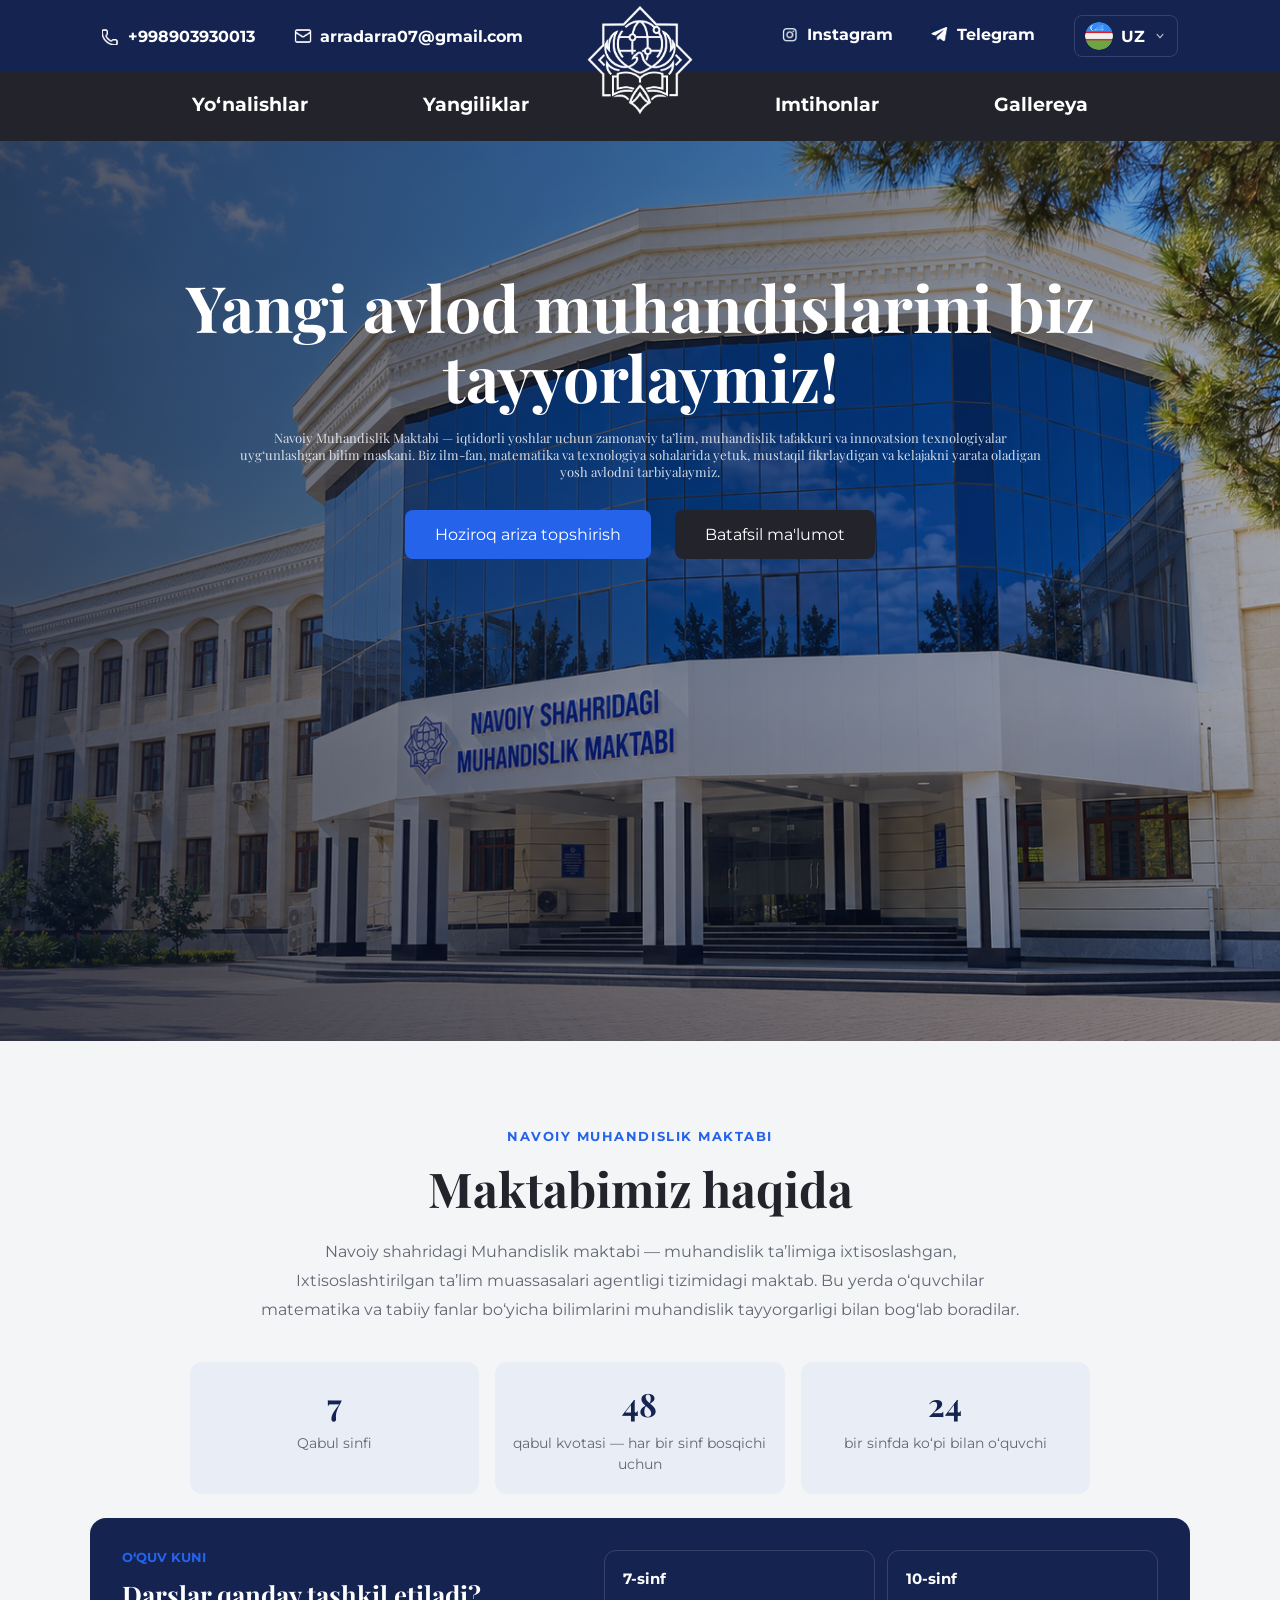
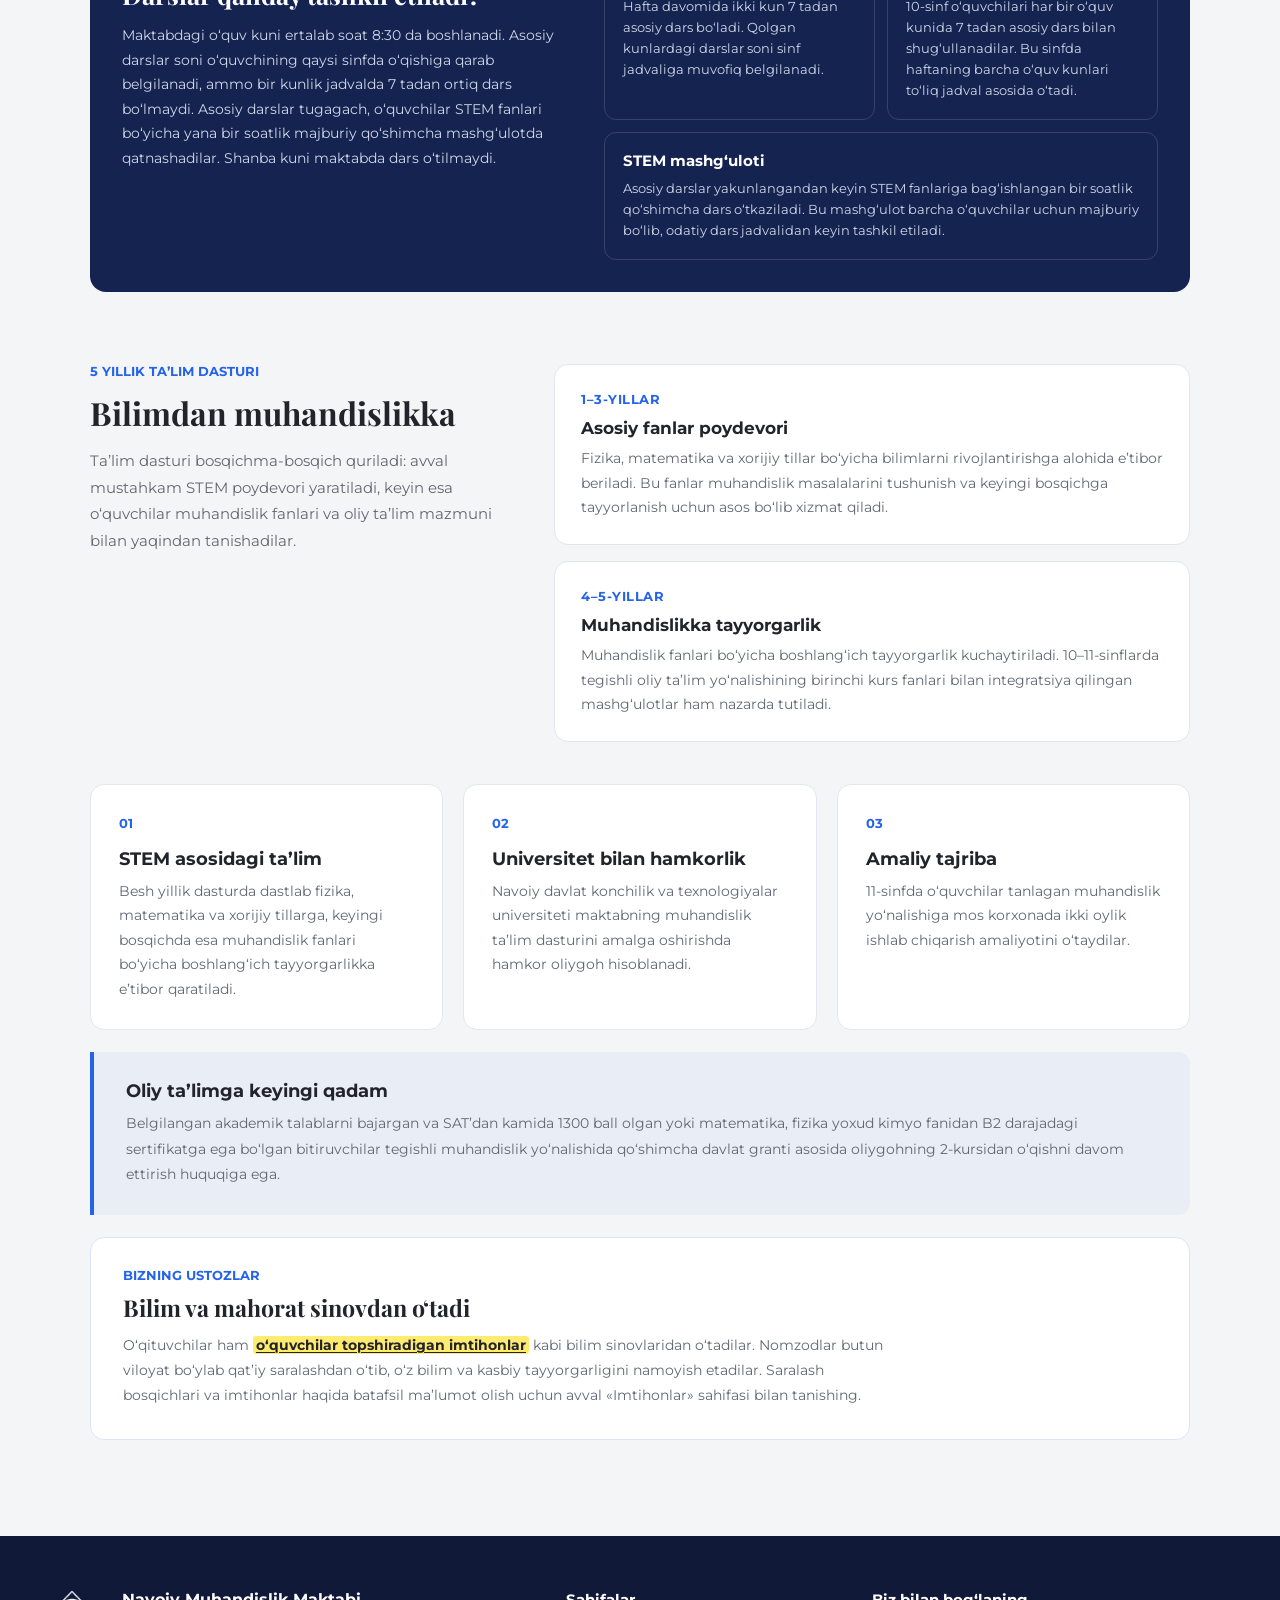
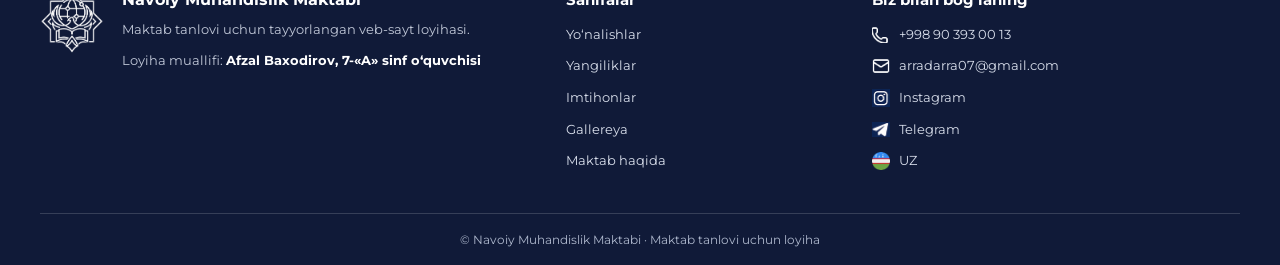
<file: index.html>
<!DOCTYPE html>
<html lang="uz">
<head>
    <meta charset="UTF-8">
    <meta name="viewport" content="width=device-width, initial-scale=1.0">
    <title>Muhandislik Maktabi</title>
    <link rel="stylesheet" href="style.css">
    <link rel="shortcut icon" href="images/school's emblem/favicon.ico" type="image/x-icon">
    <link rel="preconnect" href="https://fonts.googleapis.com">
    <link rel="preconnect" href="https://fonts.gstatic.com" crossorigin>
    <link href="https://fonts.googleapis.com/css2?family=Comic+Relief:wght@400;700&family=Montserrat:ital,wght@0,100..900;1,100..900&display=swap" rel="stylesheet">
    <link rel="preconnect" href="https://fonts.googleapis.com">
    <link rel="preconnect" href="https://fonts.gstatic.com" crossorigin>
    <link href="https://fonts.googleapis.com/css2?family=Comic+Relief:wght@400;700&family=Montserrat:ital,wght@0,100..900;1,100..900&family=Playfair+Display:ital,wght@0,400..900;1,400..900&display=swap" rel="stylesheet">
</head>
<body>
    <div>
        <nav>
            <header>

                <img src="images/school's emblem/Global Wings Knowledge Emblem.png" alt="" height="120" width="120" class="emblem">


                <div class="top_header">

                    <ul class="top_header_left">
                        <li class="number"><img class="header_icon" src="images/icons/phone.png" alt="">+998903930013</li>
                        <li class="gmail"><img class="header_icon" src="images/icons/gmail.png" alt="">arradarra07@gmail.com</li>
                    </ul>

                    <ul class="top_header_right">
                        <li><a class="instagram" href="https://www.instagram.com/navoiy_muhandislik_maktabi?psln=bW1hM2s2ZDJvanhv"><img class="header_icon" src="images/icons/instagram.png" alt="">Instagram</a></li>
                        <li><a class="telegram" href="https://t.me/Maqsaddan_Yuksak_natijagacha"><img class="header_icon" src="images/icons/telegram.png" alt="">Telegram</a></li>
                        <li class="language-selector">
                            <details class="lang" data-current-language="uzb">
                                <summary class="lang_button">
                                    <img class="language-current-flag language-current-flag--uzb" src="images/icons/uzb-flag.png" alt="">
                                    <img class="language-current-flag language-current-flag--ru" src="images/icons/rus-flagpng.png" alt="">
                                    <img class="language-current-flag language-current-flag--en" src="images/icons/uk-flag.png" alt="">
                                    <span class="language-code language-code--uzb">UZ</span>
                                    <span class="language-code language-code--ru">RU</span>
                                    <span class="language-code language-code--en">EN</span>
                                    <img class="lang_arrow" src="images/icons/down.png" alt="">
                                </summary>
                                <ul class="language-menu">
                                    <li><a class="language-option is-current" href="index.html" aria-current="page"><span>UZ</span><img src="images/icons/uzb-flag.png" alt=""></a></li>
                                    <li><a class="language-option" href="RUS/index.html"><span>RU</span><img src="images/icons/rus-flagpng.png" alt=""></a></li>
                                    <li><a class="language-option" href="ENG/index.html"><span>EN</span><img src="images/icons/uk-flag.png" alt=""></a></li>
                                </ul>
                            </details>
                        </li>
                    </ul>


                </div>

                <div class="bottom_header">
    <ul class="bottom_header_left">
<li><a href="directions.html" class="directions page">Yo‘nalishlar</a></li>
<li><a href="news.html" class="news page">Yangiliklar</a></li>
    </ul>
    <ul class="bottom_header_right">
<li><a href="exams.html" class="exams page">Imtihonlar</a></li>
<li><a href="gallery.html" class="gallery page">Gallereya</a></li>
    </ul>
</div>
            </header>



            <div class="body">

                <div class="body__text">
                    <h1 class="h1">
                    Yangi avlod muhandislarini biz tayyorlaymiz!
                    </h1>
                    <p class="desc">
                        Navoiy Muhandislik Maktabi — iqtidorli yoshlar uchun zamonaviy ta’lim, muhandislik tafakkuri va innovatsion texnologiyalar uyg‘unlashgan bilim maskani. Biz ilm-fan, matematika va texnologiya sohalarida yetuk, mustaqil fikrlaydigan va kelajakni yarata oladigan yosh avlodni tarbiyalaymiz.
                    </p>
                </div>

                <div class="main__buttons">

                    <div class="ariza">
                        <a class="ariza__text" href="https://ariza.piima.uz/">
                            Hoziroq ariza topshirish
                        </a>
                    </div>

                    <div class="malumot">
                        <a href="#about" class="malumot__text">
                            Batafsil ma'lumot
                        </a>
                    </div>

                </div>

            </div>
        </nav>

        <section class="about" id="about" aria-labelledby="about_title">
            <div class="about__content">
                <p class="about__eyebrow">Navoiy Muhandislik Maktabi</p>
                <h2 class="about__title" id="about_title">Maktabimiz haqida</h2>
                <p class="about__intro">
                    Navoiy shahridagi Muhandislik maktabi — muhandislik ta’limiga ixtisoslashgan, Ixtisoslashtirilgan ta’lim muassasalari agentligi tizimidagi maktab. Bu yerda o‘quvchilar matematika va tabiiy fanlar bo‘yicha bilimlarini muhandislik tayyorgarligi bilan bog‘lab boradilar.
                </p>

                <div class="about__stats" aria-label="Maktab haqida qisqacha">
                    <div class="about__stat">
                        <strong>7</strong>
                        <span>Qabul sinfi</span>
                    </div>
                    <div class="about__stat">
                        <strong>48</strong>
                        <span>qabul kvotasi — har bir sinf bosqichi uchun</span>
                    </div>
                    <div class="about__stat">
                        <strong>24</strong>
                        <span>bir sinfda ko‘pi bilan o‘quvchi</span>
                    </div>
                </div>

                <section class="about__schedule" aria-labelledby="schedule_title">
                    <div class="about__schedule-heading">
                        <p class="about__number">O‘QUV KUNI</p>
                        <h3 id="schedule_title">Darslar qanday tashkil etiladi?</h3>
                        <p>Maktabdagi o‘quv kuni ertalab soat 8:30 da boshlanadi. Asosiy darslar soni o‘quvchining qaysi sinfda o‘qishiga qarab belgilanadi, ammo bir kunlik jadvalda 7 tadan ortiq dars bo‘lmaydi. Asosiy darslar tugagach, o‘quvchilar STEM fanlari bo‘yicha yana bir soatlik majburiy qo‘shimcha mashg‘ulotda qatnashadilar. Shanba kuni maktabda dars o‘tilmaydi.</p>
                    </div>
                    <div class="about__schedule-details">
                        <div class="about__schedule-item">
                            <strong>7-sinf</strong>
                            <span>Hafta davomida ikki kun 7 tadan asosiy dars bo‘ladi. Qolgan kunlardagi darslar soni sinf jadvaliga muvofiq belgilanadi.</span>
                        </div>
                        <div class="about__schedule-item">
                            <strong>10-sinf</strong>
                            <span>10-sinf o‘quvchilari har bir o‘quv kunida 7 tadan asosiy dars bilan shug‘ullanadilar. Bu sinfda haftaning barcha o‘quv kunlari to‘liq jadval asosida o‘tadi.</span>
                        </div>
                        <div class="about__schedule-item about__schedule-item--stem">
                            <strong>STEM mashg‘uloti</strong>
                            <span>Asosiy darslar yakunlangandan keyin STEM fanlariga bag‘ishlangan bir soatlik qo‘shimcha dars o‘tkaziladi. Bu mashg‘ulot barcha o‘quvchilar uchun majburiy bo‘lib, odatiy dars jadvalidan keyin tashkil etiladi.</span>
                        </div>
                    </div>
                </section>

                <section class="about__path" aria-labelledby="path_title">
                    <div class="about__path-heading">
                        <p class="about__number">5 YILLIK TA’LIM DASTURI</p>
                        <h3 id="path_title">Bilimdan muhandislikka</h3>
                        <p>Ta’lim dasturi bosqichma-bosqich quriladi: avval mustahkam STEM poydevori yaratiladi, keyin esa o‘quvchilar muhandislik fanlari va oliy ta’lim mazmuni bilan yaqindan tanishadilar.</p>
                    </div>
                    <div class="about__path-steps">
                        <article class="about__path-step">
                            <span class="about__path-years">1–3-yillar</span>
                            <h4>Asosiy fanlar poydevori</h4>
                            <p>Fizika, matematika va xorijiy tillar bo‘yicha bilimlarni rivojlantirishga alohida e’tibor beriladi. Bu fanlar muhandislik masalalarini tushunish va keyingi bosqichga tayyorlanish uchun asos bo‘lib xizmat qiladi.</p>
                        </article>
                        <article class="about__path-step">
                            <span class="about__path-years">4–5-yillar</span>
                            <h4>Muhandislikka tayyorgarlik</h4>
                            <p>Muhandislik fanlari bo‘yicha boshlang‘ich tayyorgarlik kuchaytiriladi. 10–11-sinflarda tegishli oliy ta’lim yo‘nalishining birinchi kurs fanlari bilan integratsiya qilingan mashg‘ulotlar ham nazarda tutiladi.</p>
                        </article>
                    </div>
                </section>

                <div class="about__features">
                    <article class="about__feature">
                        <span class="about__number">01</span>
                        <h3>STEM asosidagi ta’lim</h3>
                        <p>Besh yillik dasturda dastlab fizika, matematika va xorijiy tillarga, keyingi bosqichda esa muhandislik fanlari bo‘yicha boshlang‘ich tayyorgarlikka e’tibor qaratiladi.</p>
                    </article>
                    <article class="about__feature">
                        <span class="about__number">02</span>
                        <h3>Universitet bilan hamkorlik</h3>
                        <p>Navoiy davlat konchilik va texnologiyalar universiteti maktabning muhandislik ta’lim dasturini amalga oshirishda hamkor oliygoh hisoblanadi.</p>
                    </article>
                    <article class="about__feature">
                        <span class="about__number">03</span>
                        <h3>Amaliy tajriba</h3>
                        <p>11-sinfda o‘quvchilar tanlagan muhandislik yo‘nalishiga mos korxonada ikki oylik ishlab chiqarish amaliyotini o‘taydilar.</p>
                    </article>
                </div>

                <div class="about__outcome">
                    <h3>Oliy ta’limga keyingi qadam</h3>
                    <p>Belgilangan akademik talablarni bajargan va SAT’dan kamida 1300 ball olgan yoki matematika, fizika yoxud kimyo fanidan B2 darajadagi sertifikatga ega bo‘lgan bitiruvchilar tegishli muhandislik yo‘nalishida qo‘shimcha davlat granti asosida oliygohning 2-kursidan o‘qishni davom ettirish huquqiga ega.</p>
                </div>

                <div class="about__teacher-selection">
                    <div>
                        <p class="about__number">BIZNING USTOZLAR</p>
                        <h3>Bilim va mahorat sinovdan o‘tadi</h3>
                        <p>O‘qituvchilar ham <a class="about__teacher-inline-link" href="exams.html">o‘quvchilar topshiradigan imtihonlar</a> kabi bilim sinovlaridan o‘tadilar. Nomzodlar butun viloyat bo‘ylab qat’iy saralashdan o‘tib, o‘z bilim va kasbiy tayyorgarligini namoyish etadilar. Saralash bosqichlari va imtihonlar haqida batafsil ma’lumot olish uchun avval «Imtihonlar» sahifasi bilan tanishing.</p>
                    </div>
                </div>
            </div>
        </section>

        <footer class="site_footer">
            <div class="site_footer__content">
                <div class="site_footer__brand">
                    <img src="images/school's emblem/Global Wings Knowledge Emblem.png" alt="Navoiy Muhandislik Maktabi emblemasi" class="site_footer__emblem">
                    <div>
                        <h2>Navoiy Muhandislik Maktabi</h2>
                        <p>Maktab tanlovi uchun tayyorlangan veb-sayt loyihasi.</p>
                        <p class="site_footer__author">Loyiha muallifi: <strong>Afzal Baxodirov, 7-«A» sinf o‘quvchisi</strong></p>
                    </div>
                </div>

                <nav class="site_footer__nav" aria-label="Pastki navigatsiya">
                    <h3>Sahifalar</h3>
                    <a href="directions.html">Yo‘nalishlar</a>
                    <a href="news.html">Yangiliklar</a>
                    <a href="exams.html">Imtihonlar</a>
                    <a href="gallery.html">Gallereya</a>
                    <a href="#about">Maktab haqida</a>
                </nav>

                <div class="site_footer__contact">
                    <h3>Biz bilan bog‘laning</h3>
                    <a href="tel:+998903930013"><img src="images/icons/phone.png" alt="">+998 90 393 00 13</a>
                    <a href="mailto:arradarra07@gmail.com"><img src="images/icons/gmail.png" alt="">arradarra07@gmail.com</a>
                    <a href="https://www.instagram.com/navoiy_muhandislik_maktabi?psln=bW1hM2s2ZDJvanhv"><img src="images/icons/instagram.png" alt="">Instagram</a>
                    <a href="https://t.me/Maqsaddan_Yuksak_natijagacha"><img src="images/icons/telegram.png" alt="">Telegram</a>
                    <span class="site_footer__language"><img src="images/icons/uzb-flag.png" alt="">UZ</span>
                </div>
            </div>
            <div class="site_footer__bottom">© Navoiy Muhandislik Maktabi · Maktab tanlovi uchun loyiha</div>
        </footer>
    </div>
</body>
</html>
</file>
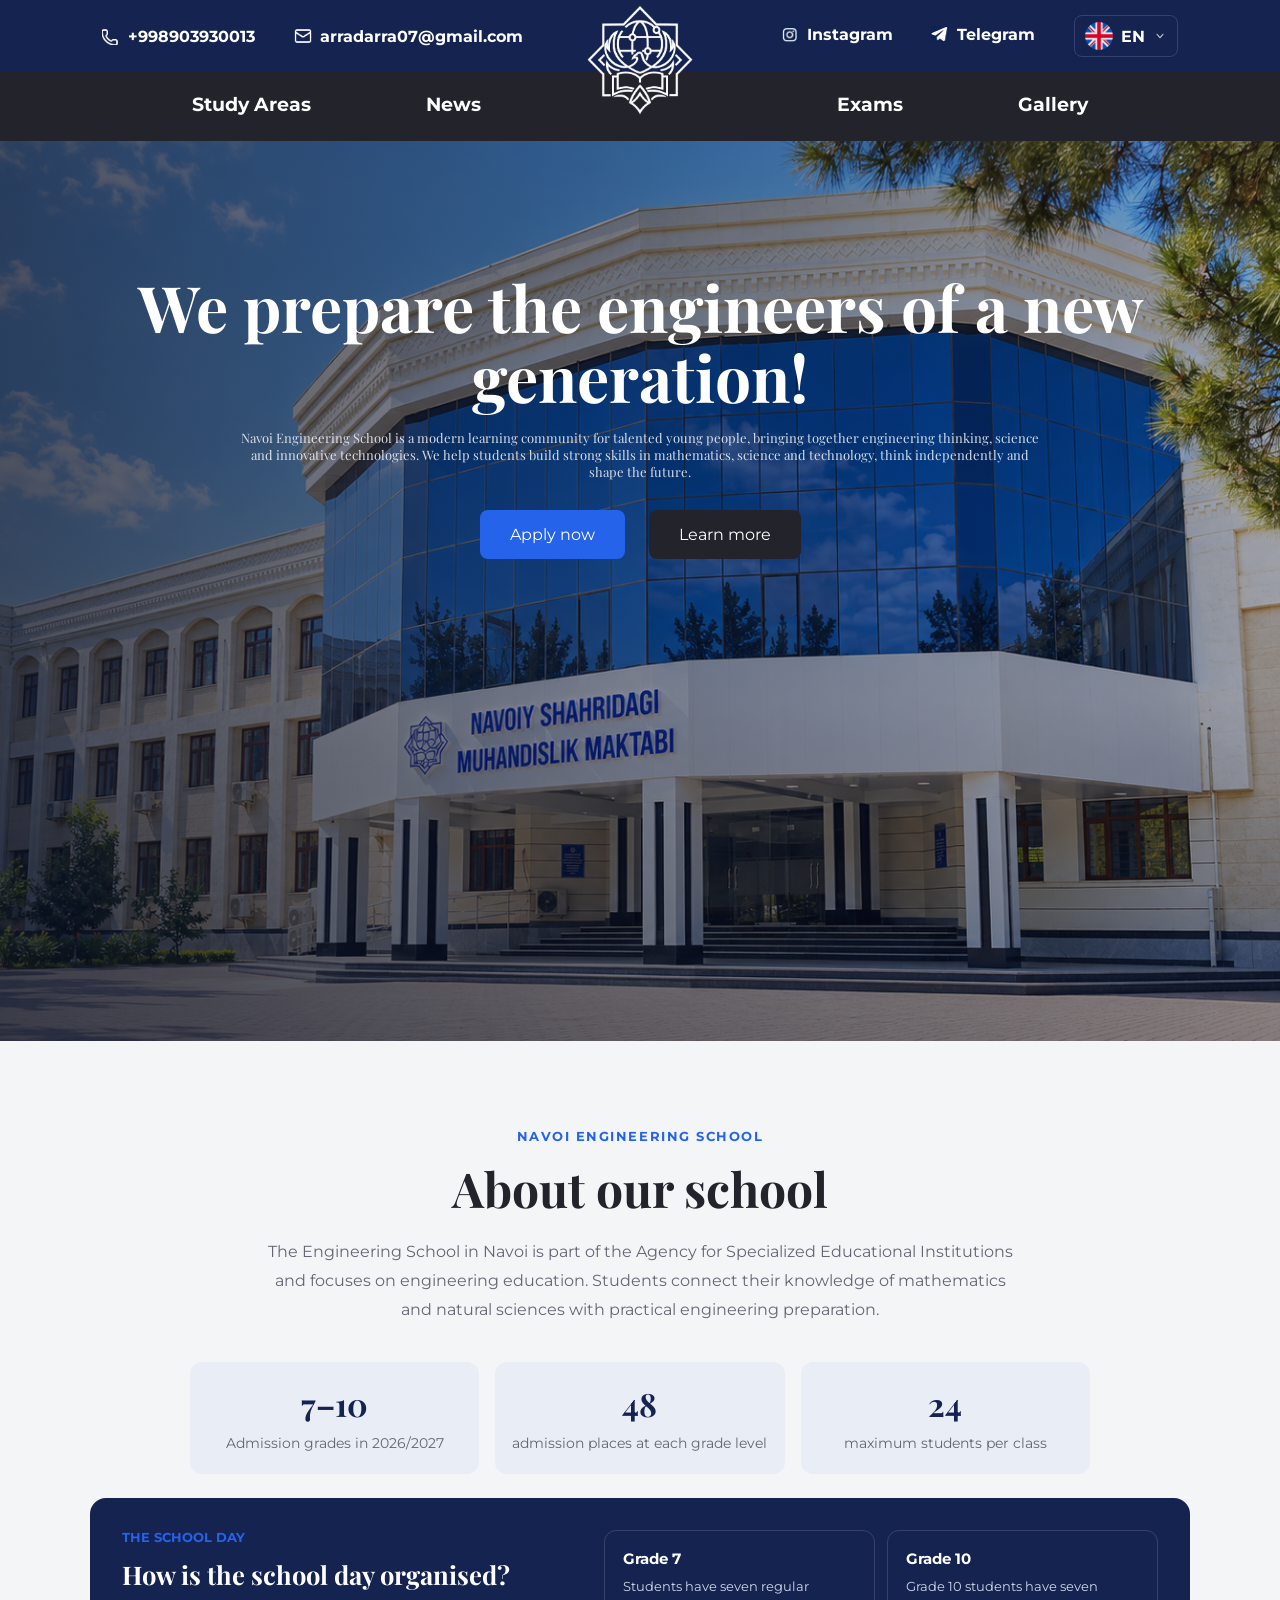
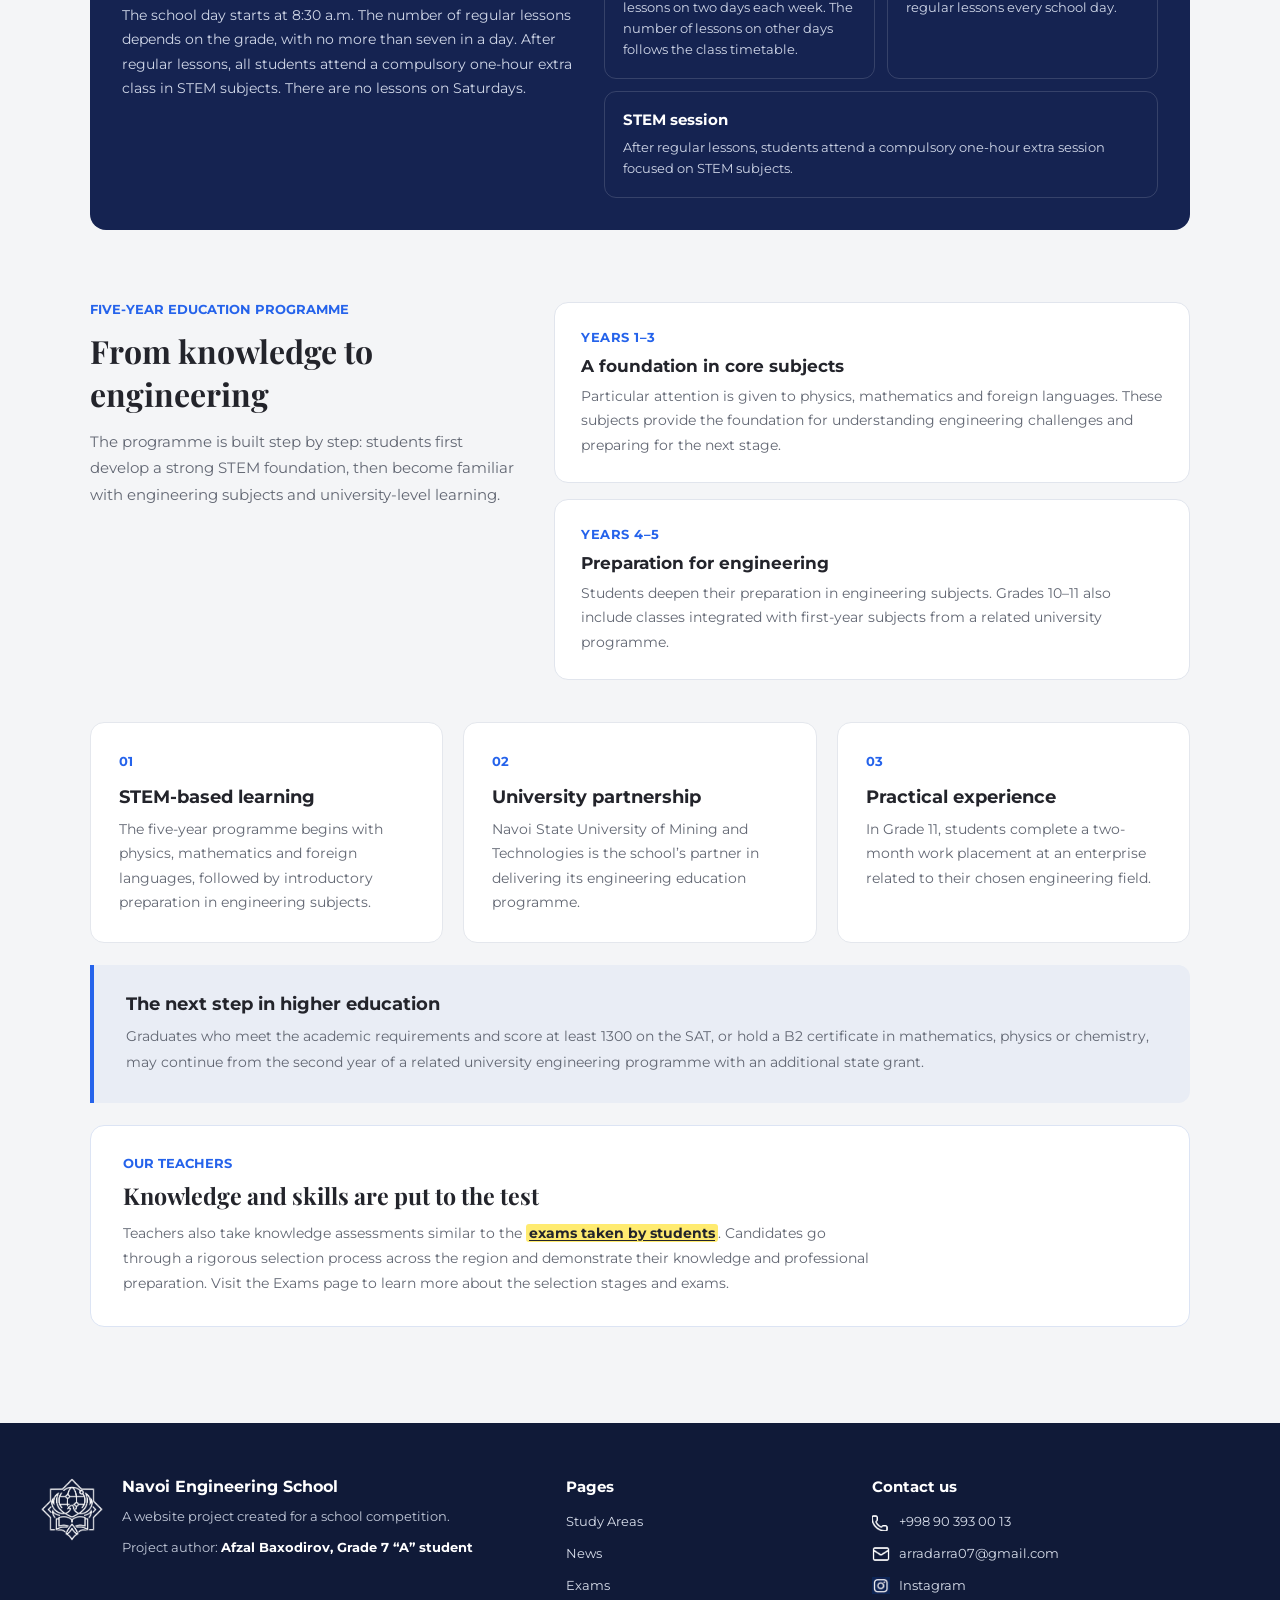
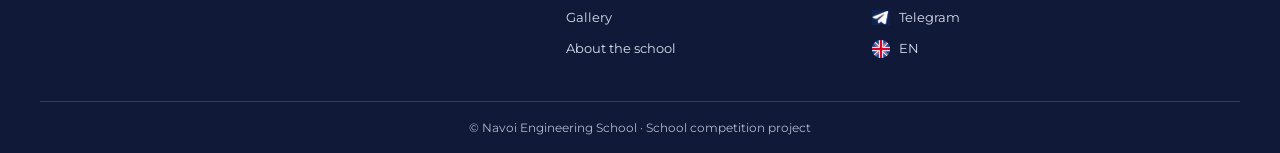
<file: ENG/index.html>
<!DOCTYPE html>
<html lang="en">
<head>
    <meta charset="UTF-8">
    <meta name="viewport" content="width=device-width, initial-scale=1.0">
    <title>Navoi Engineering School</title>
    <link rel="stylesheet" href="../style.css">
    <link rel="shortcut icon" href="../images/school's emblem/favicon.ico" type="image/x-icon">
    <link rel="preconnect" href="https://fonts.googleapis.com">
    <link rel="preconnect" href="https://fonts.gstatic.com" crossorigin>
    <link href="https://fonts.googleapis.com/css2?family=Comic+Relief:wght@400;700&family=Montserrat:ital,wght@0,100..900;1,100..900&display=swap" rel="stylesheet">
    <link rel="preconnect" href="https://fonts.googleapis.com">
    <link rel="preconnect" href="https://fonts.gstatic.com" crossorigin>
    <link href="https://fonts.googleapis.com/css2?family=Comic+Relief:wght@400;700&family=Montserrat:ital,wght@0,100..900;1,100..900&family=Playfair+Display:ital,wght@0,400..900;1,400..900&display=swap" rel="stylesheet">
</head>
<body>
    <div>
        <nav>
            <header>

                <img src="../images/school's emblem/Global Wings Knowledge Emblem.png" alt="" height="120" width="120" class="emblem">


                <div class="top_header">

                    <ul class="top_header_left">
                        <li class="number"><img class="header_icon" src="../images/icons/phone.png" alt="">+998903930013</li>
                        <li class="gmail"><img class="header_icon" src="../images/icons/gmail.png" alt="">arradarra07@gmail.com</li>
                    </ul>

                    <ul class="top_header_right">
                        <li><a class="instagram" href="https://www.instagram.com/navoiy_muhandislik_maktabi?psln=bW1hM2s2ZDJvanhv"><img class="header_icon" src="../images/icons/instagram.png" alt="">Instagram</a></li>
                        <li><a class="telegram" href="https://t.me/Maqsaddan_Yuksak_natijagacha"><img class="header_icon" src="../images/icons/telegram.png" alt="">Telegram</a></li>
                        <li class="language-selector">
                            <details class="lang" data-current-language="en">
                                <summary class="lang_button">
                                    <img class="language-current-flag language-current-flag--uzb" src="../images/icons/uzb-flag.png" alt="">
                                    <img class="language-current-flag language-current-flag--ru" src="../images/icons/rus-flagpng.png" alt="">
                                    <img class="language-current-flag language-current-flag--en" src="../images/icons/uk-flag.png" alt="">
                                    <span class="language-code language-code--uzb">UZ</span><span class="language-code language-code--ru">RU</span><span class="language-code language-code--en">EN</span>
                                    <img class="lang_arrow" src="../images/icons/down.png" alt="">
                                </summary>
                                <ul class="language-menu">
                                    <li><a class="language-option " href="../index.html" ><span>UZ</span><img src="../images/icons/uzb-flag.png" alt=""></a></li>
                                    <li><a class="language-option " href="../RUS/index.html" ><span>RU</span><img src="../images/icons/rus-flagpng.png" alt=""></a></li>
                                    <li><a class="language-option is-current" href="index.html" aria-current="page"><span>EN</span><img src="../images/icons/uk-flag.png" alt=""></a></li>
                                </ul>
                            </details>
                        </li>
                    </ul>


                </div>

                <div class="bottom_header">
    <ul class="bottom_header_left">
<li><a href="pages/directions.html" class="directions page">Study Areas</a></li>
<li><a href="pages/news.html" class="news page">News</a></li>
    </ul>
    <ul class="bottom_header_right">
<li><a href="pages/exams.html" class="exams page">Exams</a></li>
<li><a href="pages/gallery.html" class="gallery page">Gallery</a></li>
    </ul>
</div>
            </header>



            <div class="body">

                <div class="body__text">
                    <h1 class="h1">
                    We prepare the engineers of a new generation!
                    </h1>
                    <p class="desc">
                        Navoi Engineering School is a modern learning community for talented young people, bringing together engineering thinking, science and innovative technologies. We help students build strong skills in mathematics, science and technology, think independently and shape the future.
                    </p>
                </div>

                <div class="main__buttons">

                    <div class="ariza">
                        <a class="ariza__text" href="https://ariza.piima.uz/">
                            Apply now
                        </a>
                    </div>

                    <div class="malumot">
                        <a href="#about" class="malumot__text">
                            Learn more
                        </a>
                    </div>

                </div>

            </div>
        </nav>

        <section class="about" id="about" aria-labelledby="about_title">
            <div class="about__content">
                <p class="about__eyebrow">Navoi Engineering School</p>
                <h2 class="about__title" id="about_title">About our school</h2>
                <p class="about__intro">
                    The Engineering School in Navoi is part of the Agency for Specialized Educational Institutions and focuses on engineering education. Students connect their knowledge of mathematics and natural sciences with practical engineering preparation.
                </p>

                <div class="about__stats" aria-label="School at a glance">
                    <div class="about__stat">
                        <strong>7–10</strong>
                        <span>Admission grades in 2026/2027</span>
                    </div>
                    <div class="about__stat">
                        <strong>48</strong>
                        <span>admission places at each grade level</span>
                    </div>
                    <div class="about__stat">
                        <strong>24</strong>
                        <span>maximum students per class</span>
                    </div>
                </div>

                <section class="about__schedule" aria-labelledby="schedule_title">
                    <div class="about__schedule-heading">
                        <p class="about__number">THE SCHOOL DAY</p>
                        <h3 id="schedule_title">How is the school day organised?</h3>
                        <p>The school day starts at 8:30 a.m. The number of regular lessons depends on the grade, with no more than seven in a day. After regular lessons, all students attend a compulsory one-hour extra class in STEM subjects. There are no lessons on Saturdays.</p>
                    </div>
                    <div class="about__schedule-details">
                        <div class="about__schedule-item">
                            <strong>Grade 7</strong>
                            <span>Students have seven regular lessons on two days each week. The number of lessons on other days follows the class timetable.</span>
                        </div>
                        <div class="about__schedule-item">
                            <strong>Grade 10</strong>
                            <span>Grade 10 students have seven regular lessons every school day.</span>
                        </div>
                        <div class="about__schedule-item about__schedule-item--stem">
                            <strong>STEM session</strong>
                            <span>After regular lessons, students attend a compulsory one-hour extra session focused on STEM subjects.</span>
                        </div>
                    </div>
                </section>

                <section class="about__path" aria-labelledby="path_title">
                    <div class="about__path-heading">
                        <p class="about__number">FIVE-YEAR EDUCATION PROGRAMME</p>
                        <h3 id="path_title">From knowledge to engineering</h3>
                        <p>The programme is built step by step: students first develop a strong STEM foundation, then become familiar with engineering subjects and university-level learning.</p>
                    </div>
                    <div class="about__path-steps">
                        <article class="about__path-step">
                            <span class="about__path-years">Years 1–3</span>
                            <h4>A foundation in core subjects</h4>
                            <p>Particular attention is given to physics, mathematics and foreign languages. These subjects provide the foundation for understanding engineering challenges and preparing for the next stage.</p>
                        </article>
                        <article class="about__path-step">
                            <span class="about__path-years">Years 4–5</span>
                            <h4>Preparation for engineering</h4>
                            <p>Students deepen their preparation in engineering subjects. Grades 10–11 also include classes integrated with first-year subjects from a related university programme.</p>
                        </article>
                    </div>
                </section>

                <div class="about__features">
                    <article class="about__feature">
                        <span class="about__number">01</span>
                        <h3>STEM-based learning</h3>
                        <p>The five-year programme begins with physics, mathematics and foreign languages, followed by introductory preparation in engineering subjects.</p>
                    </article>
                    <article class="about__feature">
                        <span class="about__number">02</span>
                        <h3>University partnership</h3>
                        <p>Navoi State University of Mining and Technologies is the school’s partner in delivering its engineering education programme.</p>
                    </article>
                    <article class="about__feature">
                        <span class="about__number">03</span>
                        <h3>Practical experience</h3>
                        <p>In Grade 11, students complete a two-month work placement at an enterprise related to their chosen engineering field.</p>
                    </article>
                </div>

                <div class="about__outcome">
                    <h3>The next step in higher education</h3>
                    <p>Graduates who meet the academic requirements and score at least 1300 on the SAT, or hold a B2 certificate in mathematics, physics or chemistry, may continue from the second year of a related university engineering programme with an additional state grant.</p>
                </div>

                <div class="about__teacher-selection">
                    <div>
                        <p class="about__number">OUR TEACHERS</p>
                        <h3>Knowledge and skills are put to the test</h3>
                        <p>Teachers also take knowledge assessments similar to the <a class="about__teacher-inline-link" href="pages/exams.html">exams taken by students</a>. Candidates go through a rigorous selection process across the region and demonstrate their knowledge and professional preparation. Visit the Exams page to learn more about the selection stages and exams.</p>
                    </div>
                </div>
            </div>
        </section>

        <footer class="site_footer">
            <div class="site_footer__content">
                <div class="site_footer__brand">
                    <img src="../images/school's emblem/Global Wings Knowledge Emblem.png" alt="Navoi Engineering School emblemasi" class="site_footer__emblem">
                    <div>
                        <h2>Navoi Engineering School</h2>
                        <p>A website project created for a school competition.</p>
                        <p class="site_footer__author">Project author: <strong>Afzal Baxodirov, Grade 7 “A” student</strong></p>
                    </div>
                </div>

                <nav class="site_footer__nav" aria-label="Footer navigation">
                    <h3>Pages</h3>
                    <a href="pages/directions.html">Study Areas</a>
                    <a href="pages/news.html">News</a>
                    <a href="pages/exams.html">Exams</a>
                    <a href="pages/gallery.html">Gallery</a>
                    <a href="#about">About the school</a>
                </nav>

                <div class="site_footer__contact">
                    <h3>Contact us</h3>
                    <a href="tel:+998903930013"><img src="../images/icons/phone.png" alt="">+998 90 393 00 13</a>
                    <a href="mailto:arradarra07@gmail.com"><img src="../images/icons/gmail.png" alt="">arradarra07@gmail.com</a>
                    <a href="https://www.instagram.com/navoiy_muhandislik_maktabi?psln=bW1hM2s2ZDJvanhv"><img src="../images/icons/instagram.png" alt="">Instagram</a>
                    <a href="https://t.me/Maqsaddan_Yuksak_natijagacha"><img src="../images/icons/telegram.png" alt="">Telegram</a>
                    <span class="site_footer__language"><img src="../images/icons/uk-flag.png" alt="">EN</span>
                </div>
            </div>
            <div class="site_footer__bottom">© Navoi Engineering School · School competition project</div>
        </footer>
    </div>
</body>
</html>
</file>
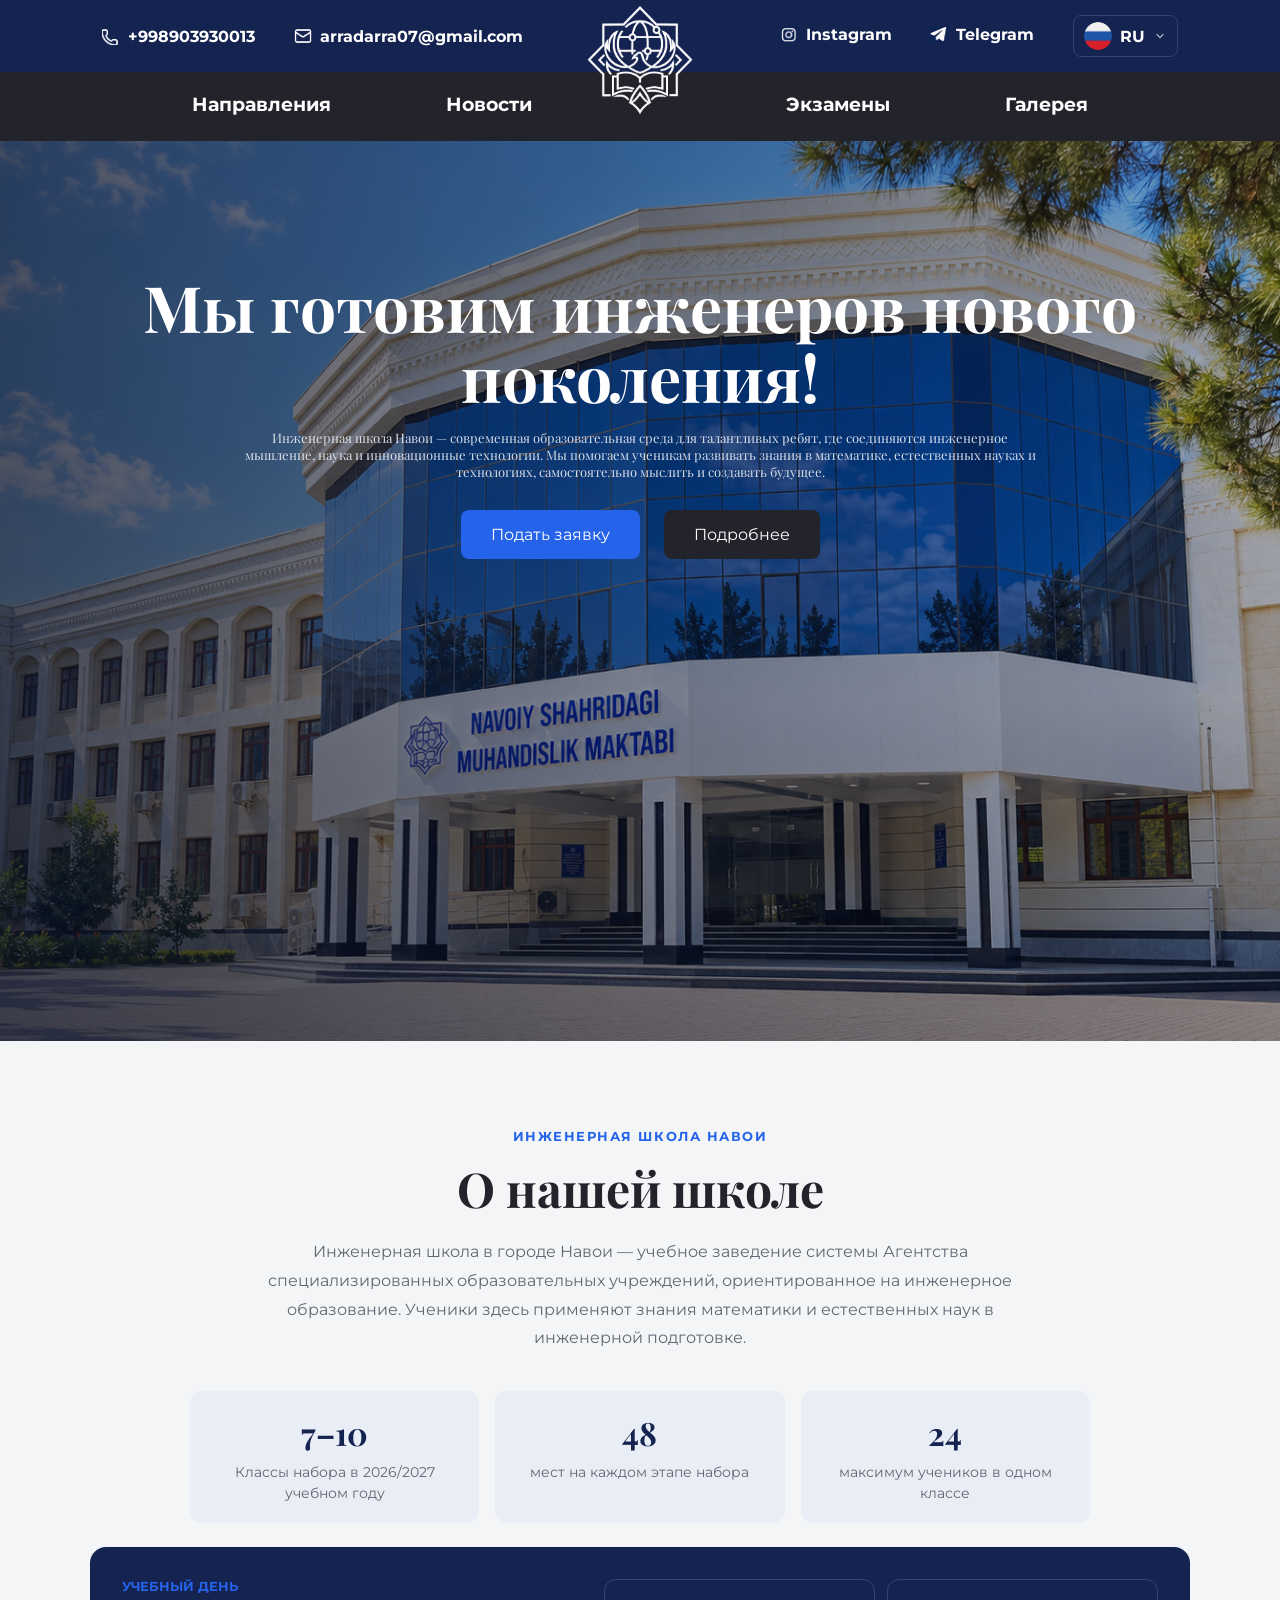
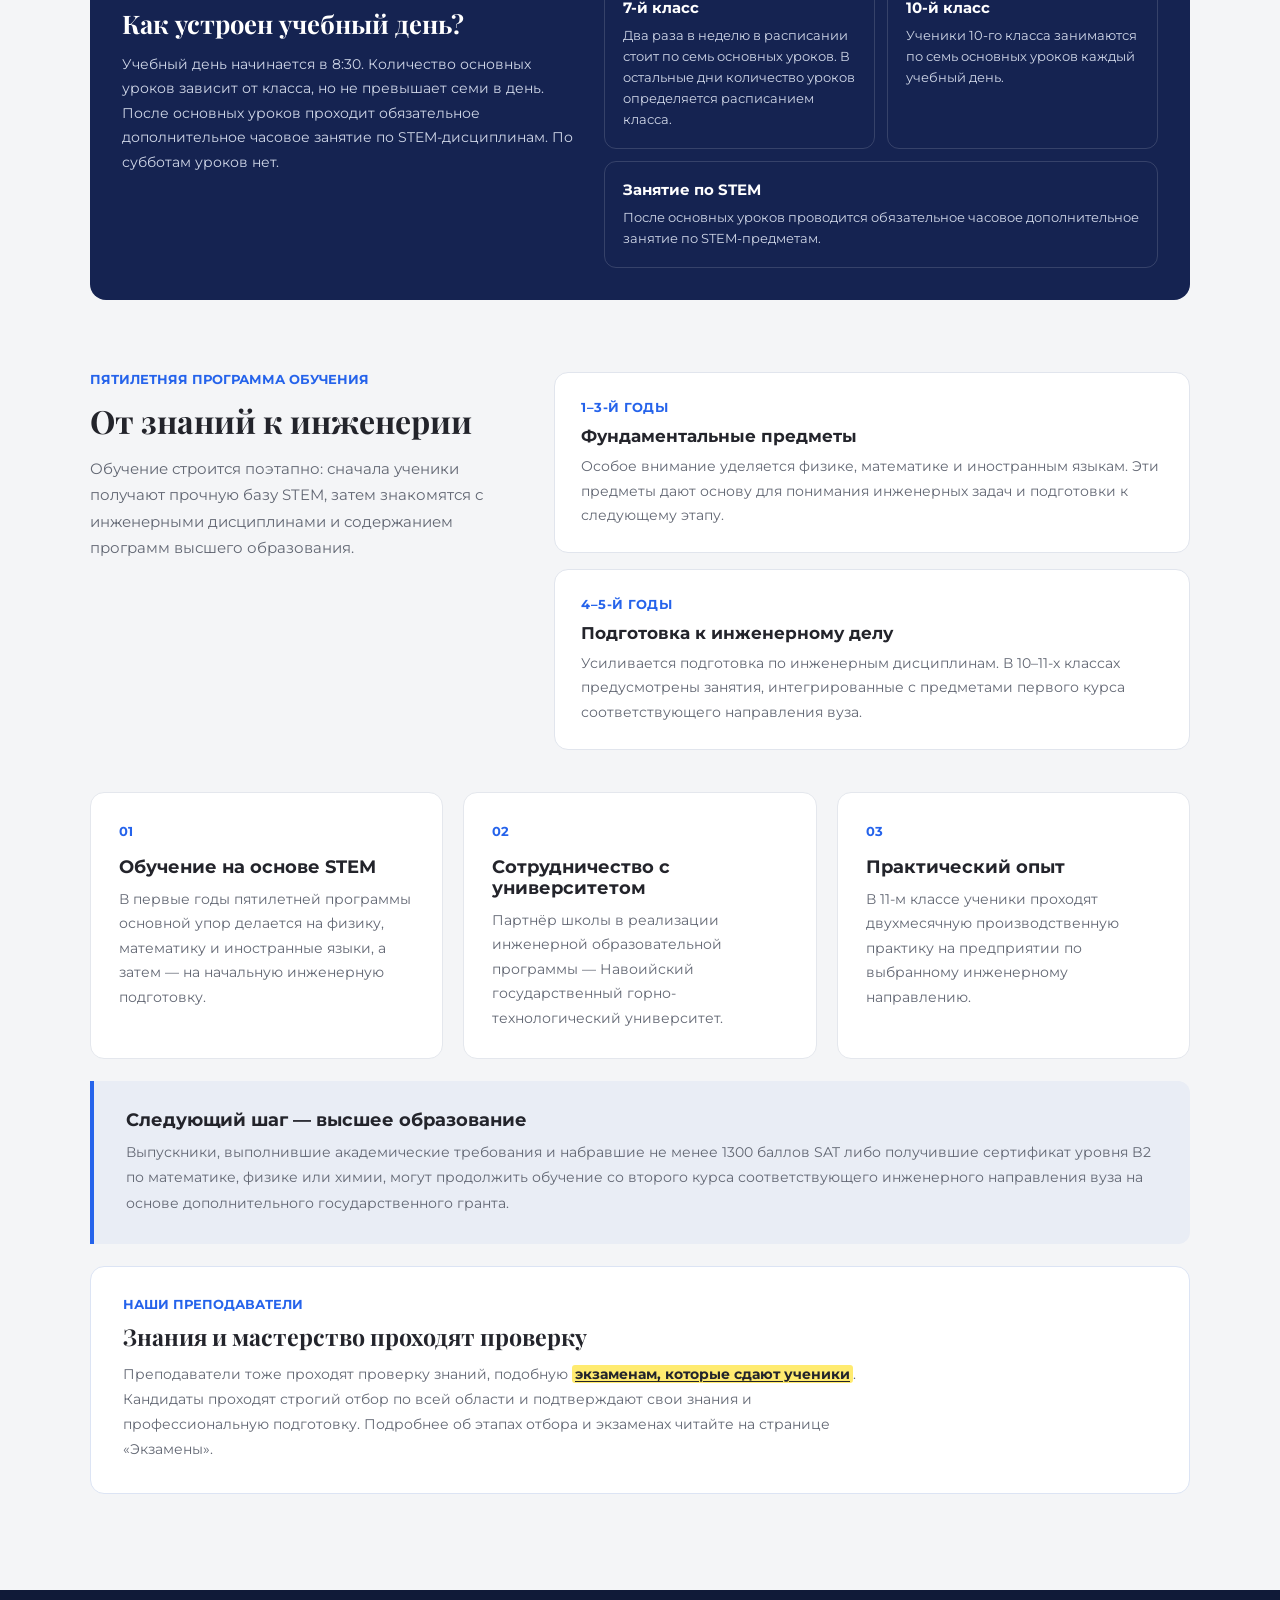
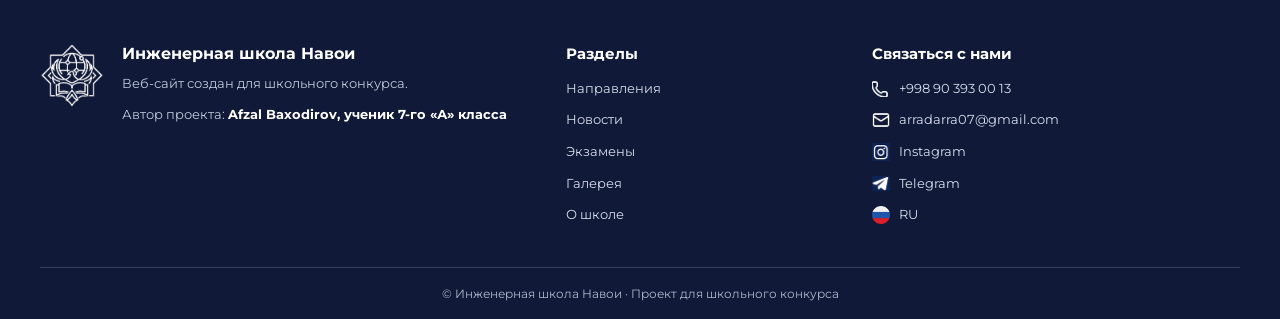
<file: RUS/index.html>
<!DOCTYPE html>
<html lang="ru">
<head>
    <meta charset="UTF-8">
    <meta name="viewport" content="width=device-width, initial-scale=1.0">
    <title>Инженерная школа Навои</title>
    <link rel="stylesheet" href="../style.css">
    <link rel="shortcut icon" href="../images/school's emblem/favicon.ico" type="image/x-icon">
    <link rel="preconnect" href="https://fonts.googleapis.com">
    <link rel="preconnect" href="https://fonts.gstatic.com" crossorigin>
    <link href="https://fonts.googleapis.com/css2?family=Comic+Relief:wght@400;700&family=Montserrat:ital,wght@0,100..900;1,100..900&display=swap" rel="stylesheet">
    <link rel="preconnect" href="https://fonts.googleapis.com">
    <link rel="preconnect" href="https://fonts.gstatic.com" crossorigin>
    <link href="https://fonts.googleapis.com/css2?family=Comic+Relief:wght@400;700&family=Montserrat:ital,wght@0,100..900;1,100..900&family=Playfair+Display:ital,wght@0,400..900;1,400..900&display=swap" rel="stylesheet">
</head>
<body>
    <div>
        <nav>
            <header>

                <img src="../images/school's emblem/Global Wings Knowledge Emblem.png" alt="" height="120" width="120" class="emblem">


                <div class="top_header">

                    <ul class="top_header_left">
                        <li class="number"><img class="header_icon" src="../images/icons/phone.png" alt="">+998903930013</li>
                        <li class="gmail"><img class="header_icon" src="../images/icons/gmail.png" alt="">arradarra07@gmail.com</li>
                    </ul>

                    <ul class="top_header_right">
                        <li><a class="instagram" href="https://www.instagram.com/navoiy_muhandislik_maktabi?psln=bW1hM2s2ZDJvanhv"><img class="header_icon" src="../images/icons/instagram.png" alt="">Instagram</a></li>
                        <li><a class="telegram" href="https://t.me/Maqsaddan_Yuksak_natijagacha"><img class="header_icon" src="../images/icons/telegram.png" alt="">Telegram</a></li>
                        <li class="language-selector">
                            <details class="lang" data-current-language="ru">
                                <summary class="lang_button">
                                    <img class="language-current-flag language-current-flag--uzb" src="../images/icons/uzb-flag.png" alt="">
                                    <img class="language-current-flag language-current-flag--ru" src="../images/icons/rus-flagpng.png" alt="">
                                    <img class="language-current-flag language-current-flag--en" src="../images/icons/uk-flag.png" alt="">
                                    <span class="language-code language-code--uzb">UZ</span><span class="language-code language-code--ru">RU</span><span class="language-code language-code--en">EN</span>
                                    <img class="lang_arrow" src="../images/icons/down.png" alt="">
                                </summary>
                                <ul class="language-menu">
                                    <li><a class="language-option " href="../index.html" ><span>UZ</span><img src="../images/icons/uzb-flag.png" alt=""></a></li>
                                    <li><a class="language-option is-current" href="index.html" aria-current="page"><span>RU</span><img src="../images/icons/rus-flagpng.png" alt=""></a></li>
                                    <li><a class="language-option " href="../ENG/index.html" ><span>EN</span><img src="../images/icons/uk-flag.png" alt=""></a></li>
                                </ul>
                            </details>
                        </li>
                    </ul>


                </div>

                <div class="bottom_header">
    <ul class="bottom_header_left">
<li><a href="pages/directions.html" class="directions page">Направления</a></li>
<li><a href="pages/news.html" class="news page">Новости</a></li>
    </ul>
    <ul class="bottom_header_right">
<li><a href="pages/exams.html" class="exams page">Экзамены</a></li>
<li><a href="pages/gallery.html" class="gallery page">Галерея</a></li>
    </ul>
</div>
            </header>



            <div class="body">

                <div class="body__text">
                    <h1 class="h1">
                    Мы готовим инженеров нового поколения!
                    </h1>
                    <p class="desc">
                        Инженерная школа Навои — современная образовательная среда для талантливых ребят, где соединяются инженерное мышление, наука и инновационные технологии. Мы помогаем ученикам развивать знания в математике, естественных науках и технологиях, самостоятельно мыслить и создавать будущее.
                    </p>
                </div>

                <div class="main__buttons">

                    <div class="ariza">
                        <a class="ariza__text" href="https://ariza.piima.uz/">
                            Подать заявку
                        </a>
                    </div>

                    <div class="malumot">
                        <a href="#about" class="malumot__text">
                            Подробнее
                        </a>
                    </div>

                </div>

            </div>
        </nav>

        <section class="about" id="about" aria-labelledby="about_title">
            <div class="about__content">
                <p class="about__eyebrow">Инженерная школа Навои</p>
                <h2 class="about__title" id="about_title">О нашей школе</h2>
                <p class="about__intro">
                    Инженерная школа в городе Навои — учебное заведение системы Агентства специализированных образовательных учреждений, ориентированное на инженерное образование. Ученики здесь применяют знания математики и естественных наук в инженерной подготовке.
                </p>

                <div class="about__stats" aria-label="Кратко о школе">
                    <div class="about__stat">
                        <strong>7–10</strong>
                        <span>Классы набора в 2026/2027 учебном году</span>
                    </div>
                    <div class="about__stat">
                        <strong>48</strong>
                        <span>мест на каждом этапе набора</span>
                    </div>
                    <div class="about__stat">
                        <strong>24</strong>
                        <span>максимум учеников в одном классе</span>
                    </div>
                </div>

                <section class="about__schedule" aria-labelledby="schedule_title">
                    <div class="about__schedule-heading">
                        <p class="about__number">УЧЕБНЫЙ ДЕНЬ</p>
                        <h3 id="schedule_title">Как устроен учебный день?</h3>
                        <p>Учебный день начинается в 8:30. Количество основных уроков зависит от класса, но не превышает семи в день. После основных уроков проходит обязательное дополнительное часовое занятие по STEM-дисциплинам. По субботам уроков нет.</p>
                    </div>
                    <div class="about__schedule-details">
                        <div class="about__schedule-item">
                            <strong>7-й класс</strong>
                            <span>Два раза в неделю в расписании стоит по семь основных уроков. В остальные дни количество уроков определяется расписанием класса.</span>
                        </div>
                        <div class="about__schedule-item">
                            <strong>10-й класс</strong>
                            <span>Ученики 10-го класса занимаются по семь основных уроков каждый учебный день.</span>
                        </div>
                        <div class="about__schedule-item about__schedule-item--stem">
                            <strong>Занятие по STEM</strong>
                            <span>После основных уроков проводится обязательное часовое дополнительное занятие по STEM-предметам.</span>
                        </div>
                    </div>
                </section>

                <section class="about__path" aria-labelledby="path_title">
                    <div class="about__path-heading">
                        <p class="about__number">ПЯТИЛЕТНЯЯ ПРОГРАММА ОБУЧЕНИЯ</p>
                        <h3 id="path_title">От знаний к инженерии</h3>
                        <p>Обучение строится поэтапно: сначала ученики получают прочную базу STEM, затем знакомятся с инженерными дисциплинами и содержанием программ высшего образования.</p>
                    </div>
                    <div class="about__path-steps">
                        <article class="about__path-step">
                            <span class="about__path-years">1–3-й годы</span>
                            <h4>Фундаментальные предметы</h4>
                            <p>Особое внимание уделяется физике, математике и иностранным языкам. Эти предметы дают основу для понимания инженерных задач и подготовки к следующему этапу.</p>
                        </article>
                        <article class="about__path-step">
                            <span class="about__path-years">4–5-й годы</span>
                            <h4>Подготовка к инженерному делу</h4>
                            <p>Усиливается подготовка по инженерным дисциплинам. В 10–11-х классах предусмотрены занятия, интегрированные с предметами первого курса соответствующего направления вуза.</p>
                        </article>
                    </div>
                </section>

                <div class="about__features">
                    <article class="about__feature">
                        <span class="about__number">01</span>
                        <h3>Обучение на основе STEM</h3>
                        <p>В первые годы пятилетней программы основной упор делается на физику, математику и иностранные языки, а затем — на начальную инженерную подготовку.</p>
                    </article>
                    <article class="about__feature">
                        <span class="about__number">02</span>
                        <h3>Сотрудничество с университетом</h3>
                        <p>Партнёр школы в реализации инженерной образовательной программы — Навоийский государственный горно-технологический университет.</p>
                    </article>
                    <article class="about__feature">
                        <span class="about__number">03</span>
                        <h3>Практический опыт</h3>
                        <p>В 11-м классе ученики проходят двухмесячную производственную практику на предприятии по выбранному инженерному направлению.</p>
                    </article>
                </div>

                <div class="about__outcome">
                    <h3>Следующий шаг — высшее образование</h3>
                    <p>Выпускники, выполнившие академические требования и набравшие не менее 1300 баллов SAT либо получившие сертификат уровня B2 по математике, физике или химии, могут продолжить обучение со второго курса соответствующего инженерного направления вуза на основе дополнительного государственного гранта.</p>
                </div>

                <div class="about__teacher-selection">
                    <div>
                        <p class="about__number">НАШИ ПРЕПОДАВАТЕЛИ</p>
                        <h3>Знания и мастерство проходят проверку</h3>
                        <p>Преподаватели тоже проходят проверку знаний, подобную <a class="about__teacher-inline-link" href="pages/exams.html">экзаменам, которые сдают ученики</a>. Кандидаты проходят строгий отбор по всей области и подтверждают свои знания и профессиональную подготовку. Подробнее об этапах отбора и экзаменах читайте на странице «Экзамены».</p>
                    </div>
                </div>
            </div>
        </section>

        <footer class="site_footer">
            <div class="site_footer__content">
                <div class="site_footer__brand">
                    <img src="../images/school's emblem/Global Wings Knowledge Emblem.png" alt="Инженерная школа Навои emblemasi" class="site_footer__emblem">
                    <div>
                        <h2>Инженерная школа Навои</h2>
                        <p>Веб-сайт создан для школьного конкурса.</p>
                        <p class="site_footer__author">Автор проекта: <strong>Afzal Baxodirov, ученик 7-го «А» класса</strong></p>
                    </div>
                </div>

                <nav class="site_footer__nav" aria-label="Нижняя навигация">
                    <h3>Разделы</h3>
                    <a href="pages/directions.html">Направления</a>
                    <a href="pages/news.html">Новости</a>
                    <a href="pages/exams.html">Экзамены</a>
                    <a href="pages/gallery.html">Галерея</a>
                    <a href="#about">О школе</a>
                </nav>

                <div class="site_footer__contact">
                    <h3>Связаться с нами</h3>
                    <a href="tel:+998903930013"><img src="../images/icons/phone.png" alt="">+998 90 393 00 13</a>
                    <a href="mailto:arradarra07@gmail.com"><img src="../images/icons/gmail.png" alt="">arradarra07@gmail.com</a>
                    <a href="https://www.instagram.com/navoiy_muhandislik_maktabi?psln=bW1hM2s2ZDJvanhv"><img src="../images/icons/instagram.png" alt="">Instagram</a>
                    <a href="https://t.me/Maqsaddan_Yuksak_natijagacha"><img src="../images/icons/telegram.png" alt="">Telegram</a>
                    <span class="site_footer__language"><img src="../images/icons/rus-flagpng.png" alt="">RU</span>
                </div>
            </div>
            <div class="site_footer__bottom">© Инженерная школа Навои · Проект для школьного конкурса</div>
        </footer>
    </div>
</body>
</html>
</file>
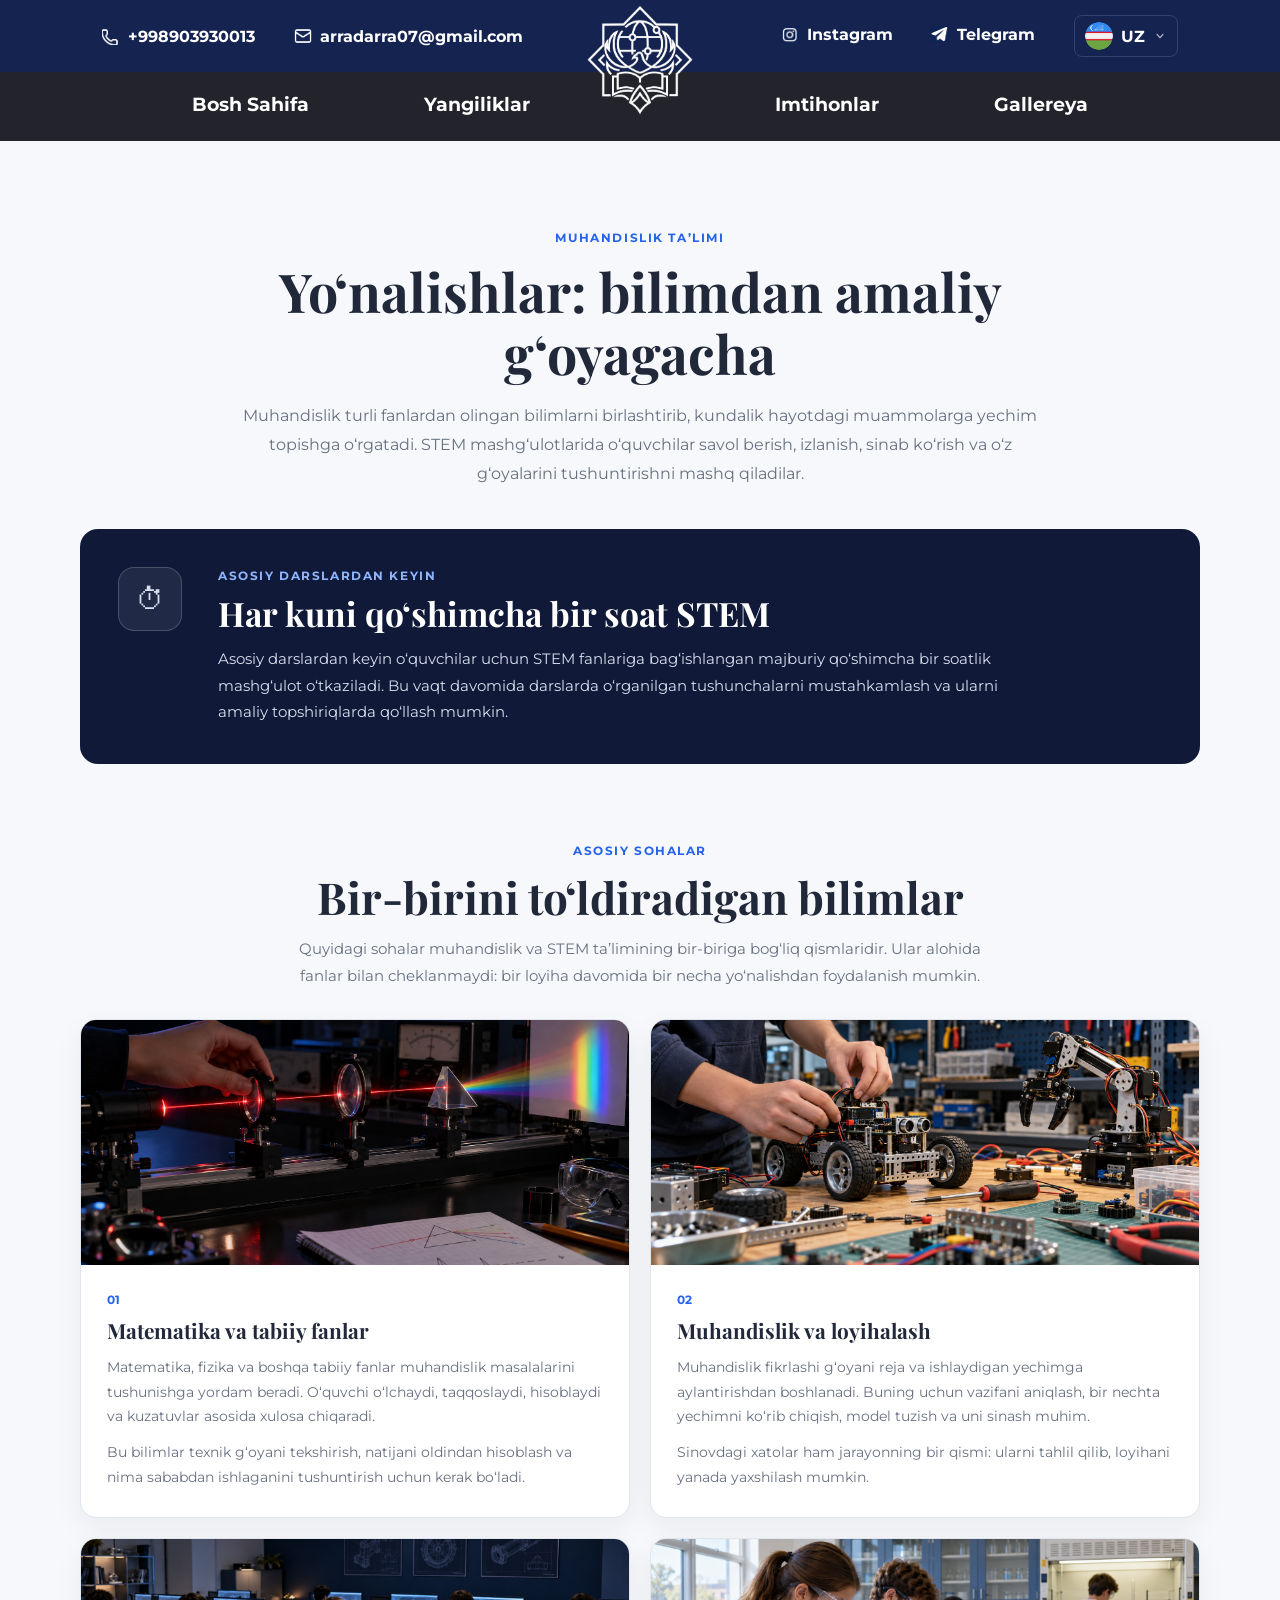
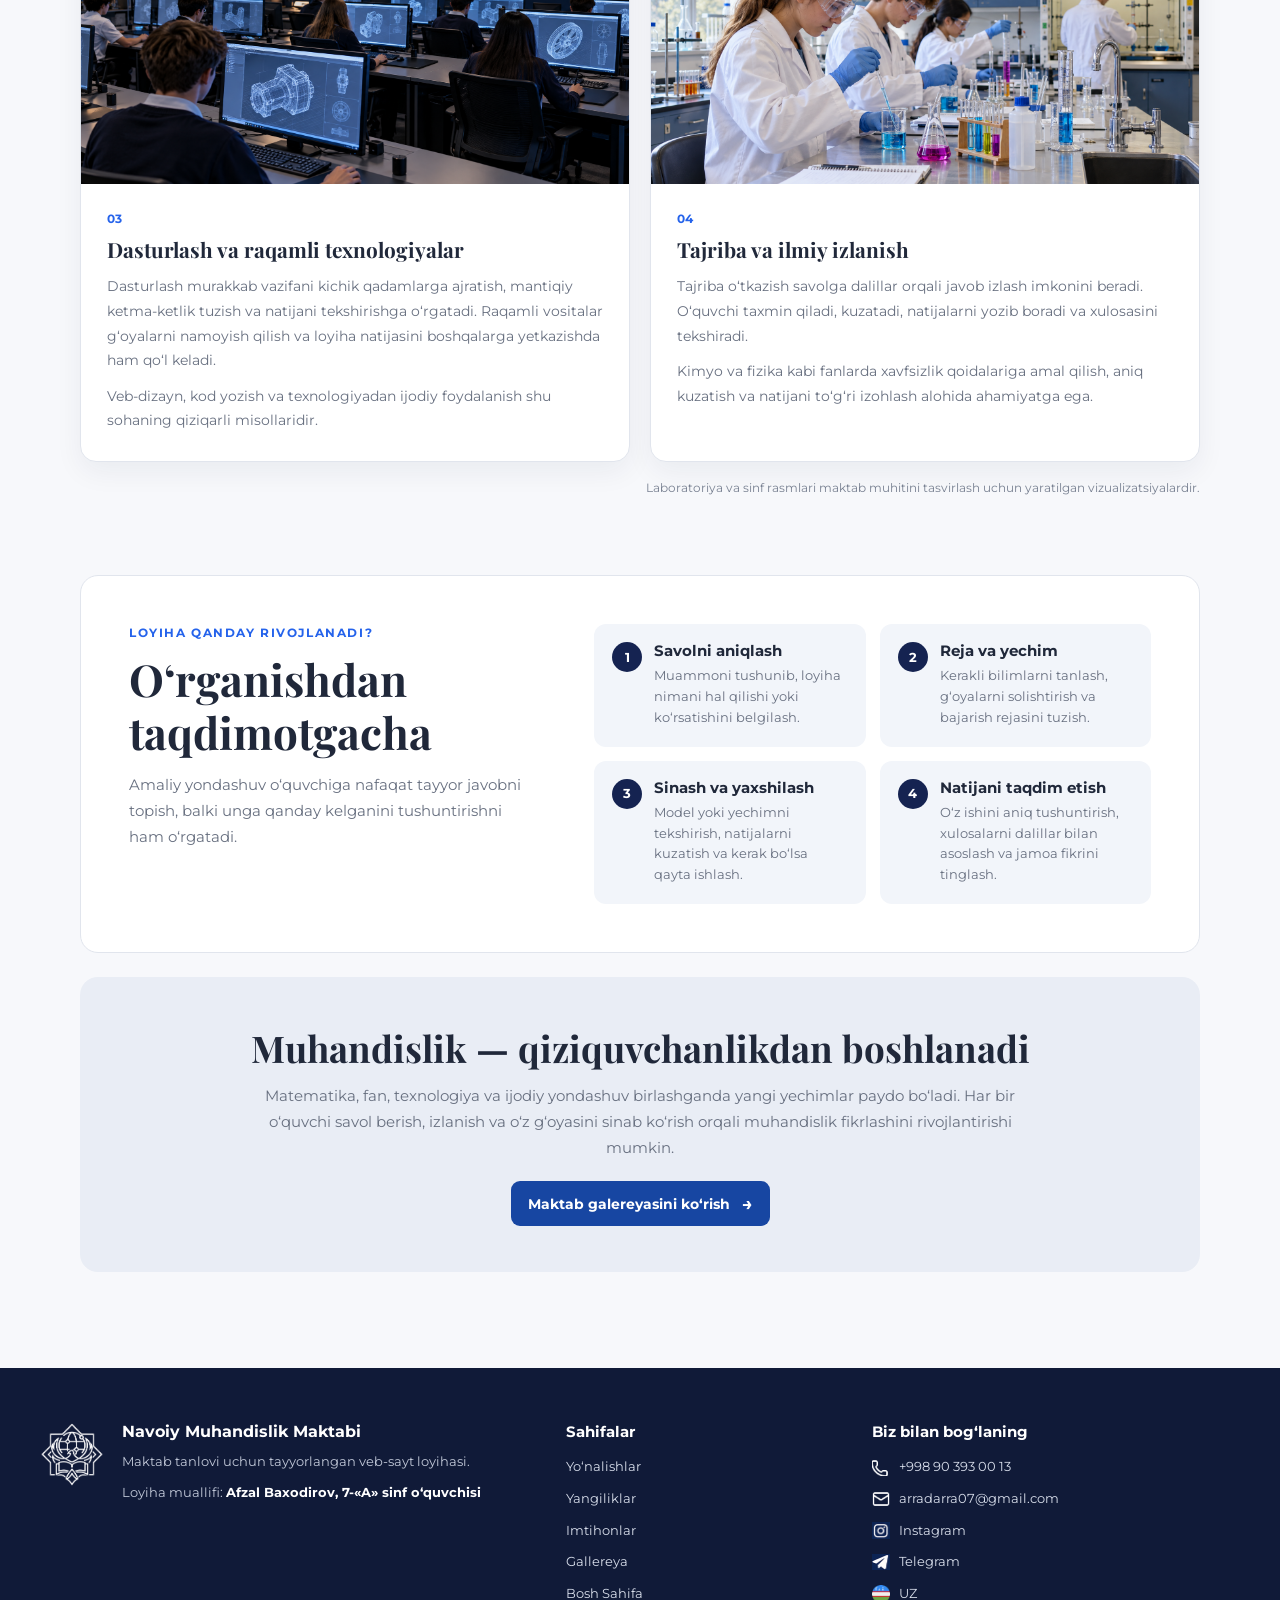
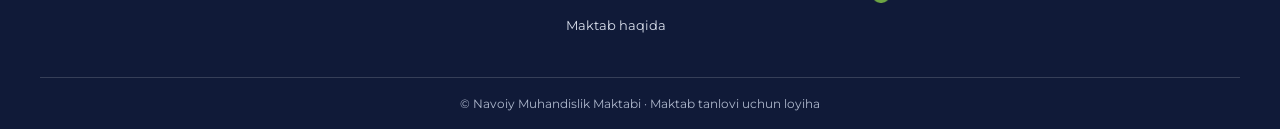
<file: directions.html>
<!doctype html>
<html lang="uz">
<head>
    <meta charset="utf-8">
    <meta name="viewport" content="width=device-width, initial-scale=1">
    <meta name="description" content="Navoiy Muhandislik Maktabidagi yo‘nalishlar.">
    <title>Yo‘nalishlar — Navoiy Muhandislik Maktabi</title>
    <link rel="stylesheet" href="style.css">
    <link rel="preconnect" href="https://fonts.googleapis.com">
    <link rel="preconnect" href="https://fonts.gstatic.com" crossorigin>
    <link href="https://fonts.googleapis.com/css2?family=Montserrat:wght@400;500;600;700&family=Playfair+Display:wght@500;600;700&display=swap" rel="stylesheet">
</head>
<body class="gallery-document">
<header>

                <img src="images/school's emblem/Global Wings Knowledge Emblem.png" alt="" height="120" width="120" class="emblem">


                <div class="top_header">

                    <ul class="top_header_left">
                        <li class="number"><img class="header_icon" src="images/icons/phone.png" alt="">+998903930013</li>
                        <li class="gmail"><img class="header_icon" src="images/icons/gmail.png" alt="">arradarra07@gmail.com</li>
                    </ul>

                    <ul class="top_header_right">
                        <li><a class="instagram" href="https://www.instagram.com/navoiy_muhandislik_maktabi?psln=bW1hM2s2ZDJvanhv"><img class="header_icon" src="images/icons/instagram.png" alt="">Instagram</a></li>
                        <li><a class="telegram" href="https://t.me/Maqsaddan_Yuksak_natijagacha"><img class="header_icon" src="images/icons/telegram.png" alt="">Telegram</a></li>
                        <li class="language-selector">
                            <details class="lang" data-current-language="uzb">
                                <summary class="lang_button">
                                    <img class="language-current-flag language-current-flag--uzb" src="images/icons/uzb-flag.png" alt="">
                                    <img class="language-current-flag language-current-flag--ru" src="images/icons/rus-flagpng.png" alt="">
                                    <img class="language-current-flag language-current-flag--en" src="images/icons/uk-flag.png" alt="">
                                    <span class="language-code language-code--uzb">UZ</span>
                                    <span class="language-code language-code--ru">RU</span>
                                    <span class="language-code language-code--en">EN</span>
                                    <img class="lang_arrow" src="images/icons/down.png" alt="">
                                </summary>
                                <ul class="language-menu"><li><a class="language-option is-current" href="directions.html" aria-current="page"><span>UZ</span><img src="images/icons/uzb-flag.png" alt=""></a></li><li><a class="language-option" href="RUS/pages/directions.html"><span>RU</span><img src="images/icons/rus-flagpng.png" alt=""></a></li><li><a class="language-option" href="ENG/pages/directions.html"><span>EN</span><img src="images/icons/uk-flag.png" alt=""></a></li></ul>
                            </details>
                        </li>
                    </ul>


                </div>

                <div class="bottom_header">
    <ul class="bottom_header_left">
<li><a href="index.html" class="home page">Bosh Sahifa</a></li>
<li><a href="news.html" class="news page">Yangiliklar</a></li>
    </ul>
    <ul class="bottom_header_right">
<li><a href="exams.html" class="exams page">Imtihonlar</a></li>
<li><a href="gallery.html" class="gallery page">Gallereya</a></li>
    </ul>
</div>
            </header>
<main class="directions-page">
    <section class="directions-intro">
        <p class="directions-eyebrow">MUHANDISLIK TA’LIMI</p>
        <h1>Yo‘nalishlar: bilimdan amaliy g‘oyagacha</h1>
        <p>Muhandislik turli fanlardan olingan bilimlarni birlashtirib, kundalik hayotdagi muammolarga yechim topishga o‘rgatadi. STEM mashg‘ulotlarida o‘quvchilar savol berish, izlanish, sinab ko‘rish va o‘z g‘oyalarini tushuntirishni mashq qiladilar.</p>
    </section>

    <section class="directions-highlight" aria-label="STEM mashg‘ulotlari haqida">
        <div class="directions-highlight__icon" aria-hidden="true">⏱</div>
        <div><p class="directions-eyebrow">ASOSIY DARSLARDAN KEYIN</p><h2>Har kuni qo‘shimcha bir soat STEM</h2><p>Asosiy darslardan keyin o‘quvchilar uchun STEM fanlariga bag‘ishlangan majburiy qo‘shimcha bir soatlik mashg‘ulot o‘tkaziladi. Bu vaqt davomida darslarda o‘rganilgan tushunchalarni mustahkamlash va ularni amaliy topshiriqlarda qo‘llash mumkin.</p></div>
    </section>

    <section class="directions-section">
        <div class="directions-section__heading">
            <p class="directions-eyebrow">ASOSIY SOHALAR</p>
            <h2>Bir-birini to‘ldiradigan bilimlar</h2>
            <p>Quyidagi sohalar muhandislik va STEM ta’limining bir-biriga bog‘liq qismlaridir. Ular alohida fanlar bilan cheklanmaydi: bir loyiha davomida bir necha yo‘nalishdan foydalanish mumkin.</p>
        </div>
        <div class="direction-cards">
            <article class="direction-card">
                <img src="images/school/gallery-physics-lab-v2.png" alt="Optika tajribasi tasvirlangan fizika laboratoriyasi" loading="lazy">
                <div class="direction-card__content"><span class="direction-card__number">01</span><h3>Matematika va tabiiy fanlar</h3><p>Matematika, fizika va boshqa tabiiy fanlar muhandislik masalalarini tushunishga yordam beradi. O‘quvchi o‘lchaydi, taqqoslaydi, hisoblaydi va kuzatuvlar asosida xulosa chiqaradi.</p><p>Bu bilimlar texnik g‘oyani tekshirish, natijani oldindan hisoblash va nima sababdan ishlaganini tushuntirish uchun kerak bo‘ladi.</p></div>
            </article>
            <article class="direction-card">
                <img src="images/school/gallery-stem-lab-v2.png" alt="Robot va muhandislik loyihalari uchun jihozlangan STEM laboratoriyasi" loading="lazy">
                <div class="direction-card__content"><span class="direction-card__number">02</span><h3>Muhandislik va loyihalash</h3><p>Muhandislik fikrlashi g‘oyani reja va ishlaydigan yechimga aylantirishdan boshlanadi. Buning uchun vazifani aniqlash, bir nechta yechimni ko‘rib chiqish, model tuzish va uni sinash muhim.</p><p>Sinovdagi xatolar ham jarayonning bir qismi: ularni tahlil qilib, loyihani yanada yaxshilash mumkin.</p></div>
            </article>
            <article class="direction-card">
                <img src="images/school/gallery-computer-class-v2.png" alt="Kompyuter sinfida raqamli loyiha ustida ishlayotgan o‘quvchilar" loading="lazy">
                <div class="direction-card__content"><span class="direction-card__number">03</span><h3>Dasturlash va raqamli texnologiyalar</h3><p>Dasturlash murakkab vazifani kichik qadamlarga ajratish, mantiqiy ketma-ketlik tuzish va natijani tekshirishga o‘rgatadi. Raqamli vositalar g‘oyalarni namoyish qilish va loyiha natijasini boshqalarga yetkazishda ham qo‘l keladi.</p><p>Veb-dizayn, kod yozish va texnologiyadan ijodiy foydalanish shu sohaning qiziqarli misollaridir.</p></div>
            </article>
            <article class="direction-card">
                <img src="images/school/gallery-chemistry-lab-v2.png" alt="Kimyo laboratoriyasida tajriba o‘tkazayotgan o‘quvchilar" loading="lazy">
                <div class="direction-card__content"><span class="direction-card__number">04</span><h3>Tajriba va ilmiy izlanish</h3><p>Tajriba o‘tkazish savolga dalillar orqali javob izlash imkonini beradi. O‘quvchi taxmin qiladi, kuzatadi, natijalarni yozib boradi va xulosasini tekshiradi.</p><p>Kimyo va fizika kabi fanlarda xavfsizlik qoidalariga amal qilish, aniq kuzatish va natijani to‘g‘ri izohlash alohida ahamiyatga ega.</p></div>
            </article>
        </div>
        <p class="directions-visual-note">Laboratoriya va sinf rasmlari maktab muhitini tasvirlash uchun yaratilgan vizualizatsiyalardir.</p>
    </section>

    <section class="directions-process">
        <div class="directions-process__intro"><p class="directions-eyebrow">LOYIHA QANDAY RIVOJLANADI?</p><h2>O‘rganishdan taqdimotgacha</h2><p>Amaliy yondashuv o‘quvchiga nafaqat tayyor javobni topish, balki unga qanday kelganini tushuntirishni ham o‘rgatadi.</p></div>
        <ol class="directions-steps">
            <li><span>1</span><div><h3>Savolni aniqlash</h3><p>Muammoni tushunib, loyiha nimani hal qilishi yoki ko‘rsatishini belgilash.</p></div></li>
            <li><span>2</span><div><h3>Reja va yechim</h3><p>Kerakli bilimlarni tanlash, g‘oyalarni solishtirish va bajarish rejasini tuzish.</p></div></li>
            <li><span>3</span><div><h3>Sinash va yaxshilash</h3><p>Model yoki yechimni tekshirish, natijalarni kuzatish va kerak bo‘lsa qayta ishlash.</p></div></li>
            <li><span>4</span><div><h3>Natijani taqdim etish</h3><p>O‘z ishini aniq tushuntirish, xulosalarni dalillar bilan asoslash va jamoa fikrini tinglash.</p></div></li>
        </ol>
    </section>

    <section class="directions-outro">
        <h2>Muhandislik — qiziquvchanlikdan boshlanadi</h2>
        <p>Matematika, fan, texnologiya va ijodiy yondashuv birlashganda yangi yechimlar paydo bo‘ladi. Har bir o‘quvchi savol berish, izlanish va o‘z g‘oyasini sinab ko‘rish orqali muhandislik fikrlashini rivojlantirishi mumkin.</p>
        <a href="gallery.html">Maktab galereyasini ko‘rish <span aria-hidden="true">→</span></a>
    </section>
</main>
<footer class="site_footer">
            <div class="site_footer__content">
                <div class="site_footer__brand">
                    <img src="images/school's emblem/Global Wings Knowledge Emblem.png" alt="Navoiy Muhandislik Maktabi emblemasi" class="site_footer__emblem">
                    <div>
                        <h2>Navoiy Muhandislik Maktabi</h2>
                        <p>Maktab tanlovi uchun tayyorlangan veb-sayt loyihasi.</p>
                        <p class="site_footer__author">Loyiha muallifi: <strong>Afzal Baxodirov, 7-«A» sinf o‘quvchisi</strong></p>
                    </div>
                </div>

                <nav class="site_footer__nav" aria-label="Pastki navigatsiya">
                    <h3>Sahifalar</h3>
                    <a href="directions.html">Yo‘nalishlar</a>
                    <a href="news.html">Yangiliklar</a>
                    <a href="exams.html">Imtihonlar</a>
                    <a href="gallery.html">Gallereya</a>
                    <a href="index.html">Bosh Sahifa</a>
                    <a href="index.html#about">Maktab haqida</a>
                </nav>

                <div class="site_footer__contact">
                    <h3>Biz bilan bog‘laning</h3>
                    <a href="tel:+998903930013"><img src="images/icons/phone.png" alt="">+998 90 393 00 13</a>
                    <a href="mailto:arradarra07@gmail.com"><img src="images/icons/gmail.png" alt="">arradarra07@gmail.com</a>
                    <a href="https://www.instagram.com/navoiy_muhandislik_maktabi?psln=bW1hM2s2ZDJvanhv"><img src="images/icons/instagram.png" alt="">Instagram</a>
                    <a href="https://t.me/Maqsaddan_Yuksak_natijagacha"><img src="images/icons/telegram.png" alt="">Telegram</a>
                    <span class="site_footer__language"><img src="images/icons/uzb-flag.png" alt="">UZ</span>
                </div>
            </div>
            <div class="site_footer__bottom">© Navoiy Muhandislik Maktabi · Maktab tanlovi uchun loyiha</div>
        </footer>
</body>
</html>
</file>
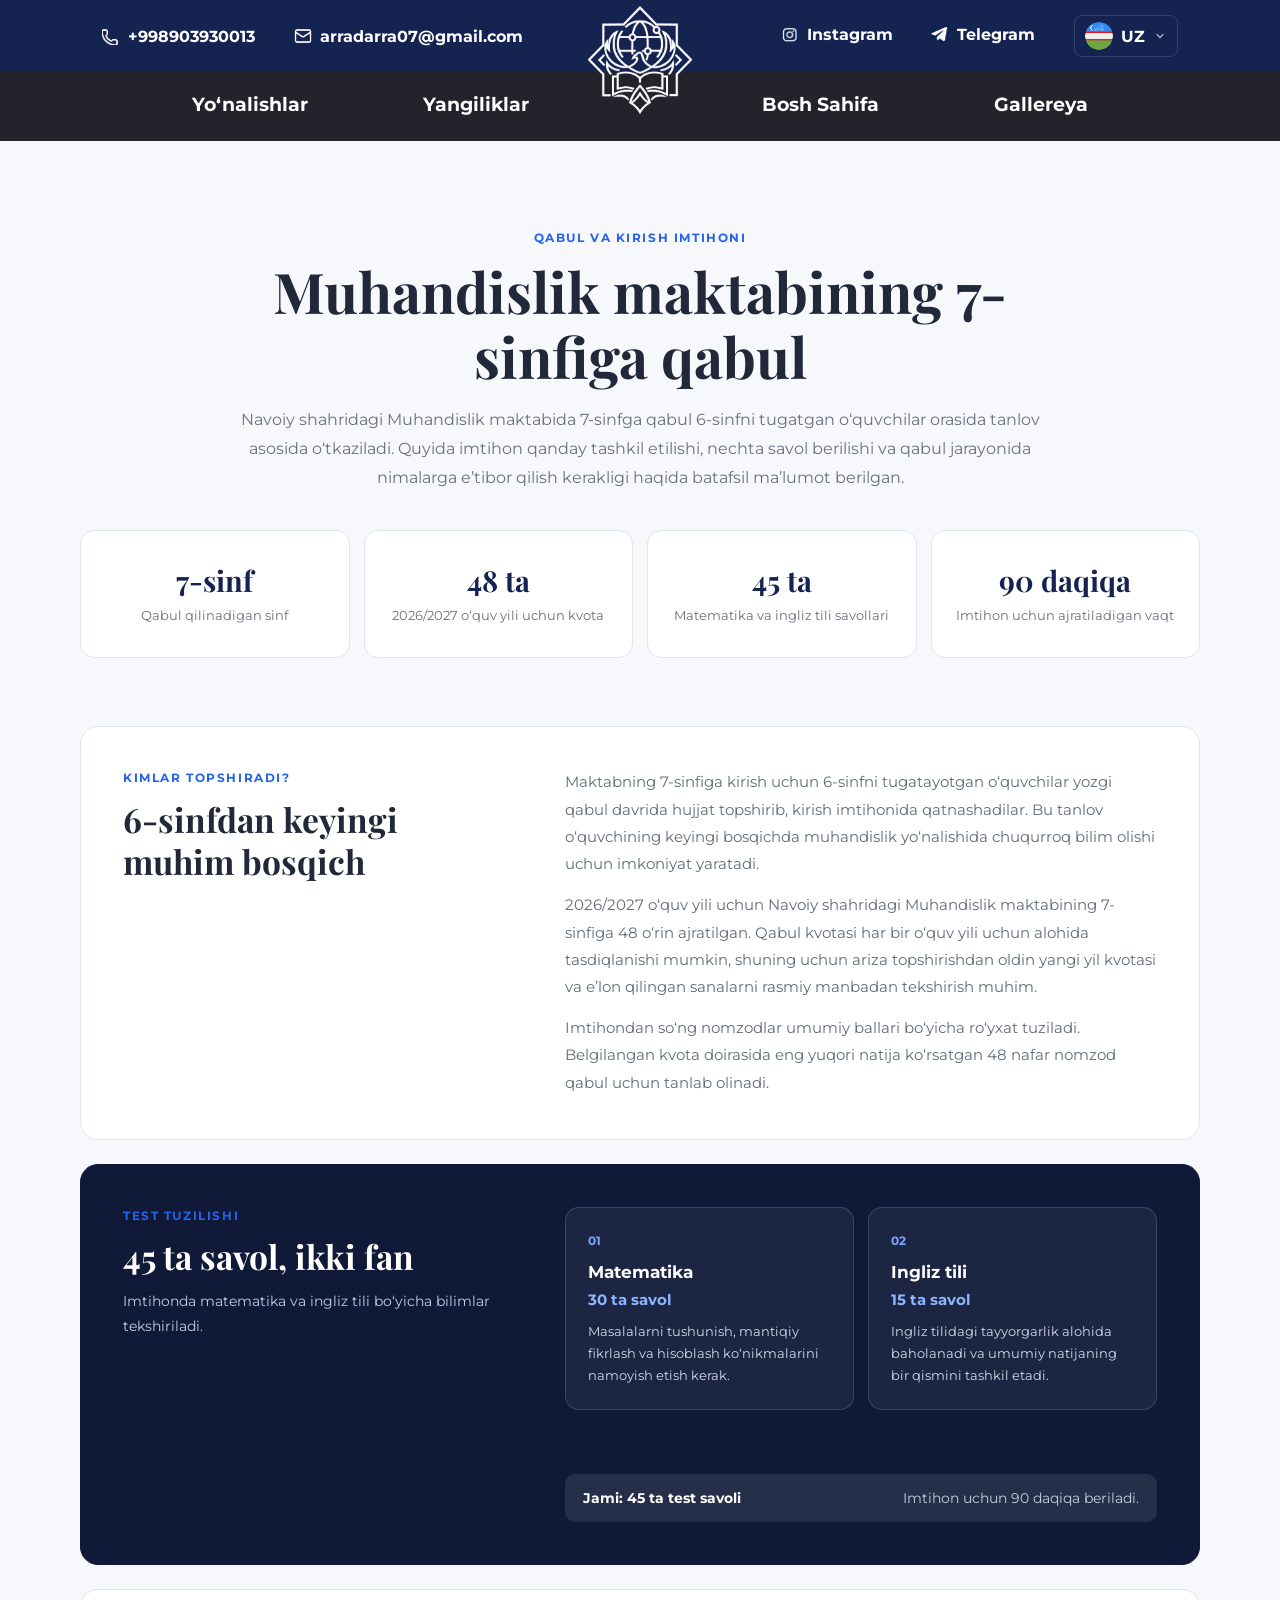
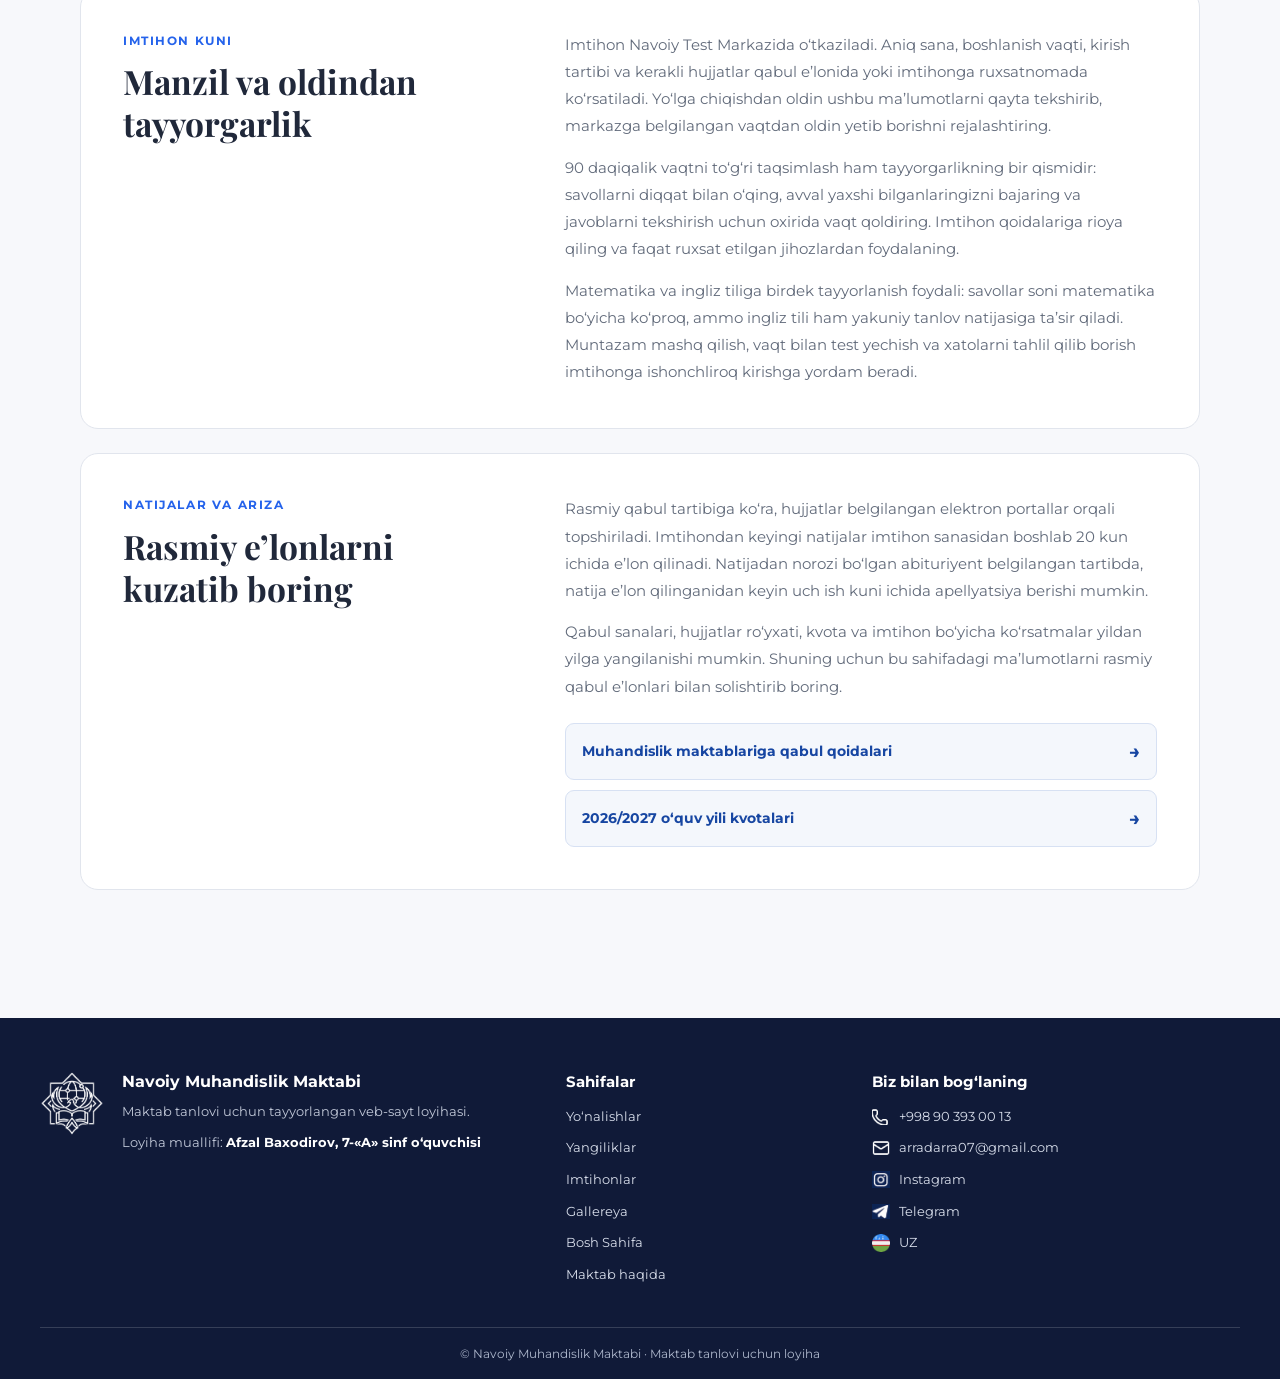
<file: exams.html>
<!doctype html>
<html lang="uz">
<head>
    <meta charset="utf-8">
    <meta name="viewport" content="width=device-width, initial-scale=1">
    <meta name="description" content="Navoiy Muhandislik Maktabi imtihonlari sahifasi.">
    <title>Imtihonlar — Navoiy Muhandislik Maktabi</title>
    <link rel="stylesheet" href="style.css">
    <link rel="preconnect" href="https://fonts.googleapis.com">
    <link rel="preconnect" href="https://fonts.gstatic.com" crossorigin>
    <link href="https://fonts.googleapis.com/css2?family=Montserrat:wght@400;500;600;700&family=Playfair+Display:wght@500;600;700&display=swap" rel="stylesheet">
</head>
<body class="gallery-document">
<header>

                <img src="images/school's emblem/Global Wings Knowledge Emblem.png" alt="" height="120" width="120" class="emblem">


                <div class="top_header">

                    <ul class="top_header_left">
                        <li class="number"><img class="header_icon" src="images/icons/phone.png" alt="">+998903930013</li>
                        <li class="gmail"><img class="header_icon" src="images/icons/gmail.png" alt="">arradarra07@gmail.com</li>
                    </ul>

                    <ul class="top_header_right">
                        <li><a class="instagram" href="https://www.instagram.com/navoiy_muhandislik_maktabi?psln=bW1hM2s2ZDJvanhv"><img class="header_icon" src="images/icons/instagram.png" alt="">Instagram</a></li>
                        <li><a class="telegram" href="https://t.me/Maqsaddan_Yuksak_natijagacha"><img class="header_icon" src="images/icons/telegram.png" alt="">Telegram</a></li>
                        <li class="language-selector">
                            <details class="lang" data-current-language="uzb">
                                <summary class="lang_button">
                                    <img class="language-current-flag language-current-flag--uzb" src="images/icons/uzb-flag.png" alt="">
                                    <img class="language-current-flag language-current-flag--ru" src="images/icons/rus-flagpng.png" alt="">
                                    <img class="language-current-flag language-current-flag--en" src="images/icons/uk-flag.png" alt="">
                                    <span class="language-code language-code--uzb">UZ</span>
                                    <span class="language-code language-code--ru">RU</span>
                                    <span class="language-code language-code--en">EN</span>
                                    <img class="lang_arrow" src="images/icons/down.png" alt="">
                                </summary>
                                <ul class="language-menu">
                                    <li><a class="language-option is-current" href="exams.html" aria-current="page"><span>UZ</span><img src="images/icons/uzb-flag.png" alt=""></a></li>
                                    <li><a class="language-option" href="RUS/pages/exams.html"><span>RU</span><img src="images/icons/rus-flagpng.png" alt=""></a></li>
                                    <li><a class="language-option" href="ENG/pages/exams.html"><span>EN</span><img src="images/icons/uk-flag.png" alt=""></a></li>
                                </ul>
                            </details>
                        </li>
                    </ul>


                </div>

                <div class="bottom_header">
    <ul class="bottom_header_left">
<li><a href="directions.html" class="directions page">Yo‘nalishlar</a></li>
<li><a href="news.html" class="news page">Yangiliklar</a></li>
    </ul>
    <ul class="bottom_header_right">
<li><a href="index.html" class="home page">Bosh Sahifa</a></li>
<li><a href="gallery.html" class="gallery page">Gallereya</a></li>
    </ul>
</div>
            </header>
<main class="exam-page">
    <section class="exam-page__intro">
        <p class="exam-page__eyebrow">QABUL VA KIRISH IMTIHONI</p>
        <h1>Muhandislik maktabining 7-sinfiga qabul</h1>
        <p>Navoiy shahridagi Muhandislik maktabida 7-sinfga qabul 6-sinfni tugatgan o‘quvchilar orasida tanlov asosida o‘tkaziladi. Quyida imtihon qanday tashkil etilishi, nechta savol berilishi va qabul jarayonida nimalarga e’tibor qilish kerakligi haqida batafsil ma’lumot berilgan.</p>
    </section>

    <section class="exam-facts" aria-label="Imtihon haqida qisqacha">
        <article class="exam-fact"><strong>7-sinf</strong><span>Qabul qilinadigan sinf</span></article>
        <article class="exam-fact"><strong>48 ta</strong><span>2026/2027 o‘quv yili uchun kvota</span></article>
        <article class="exam-fact"><strong>45 ta</strong><span>Matematika va ingliz tili savollari</span></article>
        <article class="exam-fact"><strong>90 daqiqa</strong><span>Imtihon uchun ajratiladigan vaqt</span></article>
    </section>

    <section class="exam-section">
        <div class="exam-section__heading">
            <p class="exam-page__eyebrow">KIMLAR TOPSHIRADI?</p>
            <h2>6-sinfdan keyingi muhim bosqich</h2>
        </div>
        <div class="exam-section__text">
            <p>Maktabning 7-sinfiga kirish uchun 6-sinfni tugatayotgan o‘quvchilar yozgi qabul davrida hujjat topshirib, kirish imtihonida qatnashadilar. Bu tanlov o‘quvchining keyingi bosqichda muhandislik yo‘nalishida chuqurroq bilim olishi uchun imkoniyat yaratadi.</p>
            <p>2026/2027 o‘quv yili uchun Navoiy shahridagi Muhandislik maktabining 7-sinfiga 48 o‘rin ajratilgan. Qabul kvotasi har bir o‘quv yili uchun alohida tasdiqlanishi mumkin, shuning uchun ariza topshirishdan oldin yangi yil kvotasi va e’lon qilingan sanalarni rasmiy manbadan tekshirish muhim.</p>
            <p>Imtihondan so‘ng nomzodlar umumiy ballari bo‘yicha ro‘yxat tuziladi. Belgilangan kvota doirasida eng yuqori natija ko‘rsatgan 48 nafar nomzod qabul uchun tanlab olinadi.</p>
        </div>
    </section>

    <section class="exam-section exam-section--highlight">
        <div class="exam-section__heading">
            <p class="exam-page__eyebrow">TEST TUZILISHI</p>
            <h2>45 ta savol, ikki fan</h2>
            <p>Imtihonda matematika va ingliz tili bo‘yicha bilimlar tekshiriladi.</p>
        </div>
        <div class="exam-subjects">
            <article class="exam-subject"><span class="exam-subject__number">01</span><h3>Matematika</h3><strong>30 ta savol</strong><p>Masalalarni tushunish, mantiqiy fikrlash va hisoblash ko‘nikmalarini namoyish etish kerak.</p></article>
            <article class="exam-subject"><span class="exam-subject__number">02</span><h3>Ingliz tili</h3><strong>15 ta savol</strong><p>Ingliz tilidagi tayyorgarlik alohida baholanadi va umumiy natijaning bir qismini tashkil etadi.</p></article>
        </div>
        <div class="exam-total"><strong>Jami: 45 ta test savoli</strong><span>Imtihon uchun 90 daqiqa beriladi.</span></div>
    </section>

    <section class="exam-section">
        <div class="exam-section__heading">
            <p class="exam-page__eyebrow">IMTIHON KUNI</p>
            <h2>Manzil va oldindan tayyorgarlik</h2>
        </div>
        <div class="exam-section__text">
            <p>Imtihon Navoiy Test Markazida o‘tkaziladi. Aniq sana, boshlanish vaqti, kirish tartibi va kerakli hujjatlar qabul e’lonida yoki imtihonga ruxsatnomada ko‘rsatiladi. Yo‘lga chiqishdan oldin ushbu ma’lumotlarni qayta tekshirib, markazga belgilangan vaqtdan oldin yetib borishni rejalashtiring.</p>
            <p>90 daqiqalik vaqtni to‘g‘ri taqsimlash ham tayyorgarlikning bir qismidir: savollarni diqqat bilan o‘qing, avval yaxshi bilganlaringizni bajaring va javoblarni tekshirish uchun oxirida vaqt qoldiring. Imtihon qoidalariga rioya qiling va faqat ruxsat etilgan jihozlardan foydalaning.</p>
            <p>Matematika va ingliz tiliga birdek tayyorlanish foydali: savollar soni matematika bo‘yicha ko‘proq, ammo ingliz tili ham yakuniy tanlov natijasiga ta’sir qiladi. Muntazam mashq qilish, vaqt bilan test yechish va xatolarni tahlil qilib borish imtihonga ishonchliroq kirishga yordam beradi.</p>
        </div>
    </section>

    <section class="exam-section exam-section--results">
        <div class="exam-section__heading">
            <p class="exam-page__eyebrow">NATIJALAR VA ARIZA</p>
            <h2>Rasmiy e’lonlarni kuzatib boring</h2>
        </div>
        <div class="exam-section__text">
            <p>Rasmiy qabul tartibiga ko‘ra, hujjatlar belgilangan elektron portallar orqali topshiriladi. Imtihondan keyingi natijalar imtihon sanasidan boshlab 20 kun ichida e’lon qilinadi. Natijadan norozi bo‘lgan abituriyent belgilangan tartibda, natija e’lon qilinganidan keyin uch ish kuni ichida apellyatsiya berishi mumkin.</p>
            <p>Qabul sanalari, hujjatlar ro‘yxati, kvota va imtihon bo‘yicha ko‘rsatmalar yildan yilga yangilanishi mumkin. Shuning uchun bu sahifadagi ma’lumotlarni rasmiy qabul e’lonlari bilan solishtirib boring.</p>
            <div class="exam-links"><a href="https://ariza.piima.uz/admission?type=muhandislik">Muhandislik maktablariga qabul qoidalari <span aria-hidden="true">→</span></a><a href="https://kabinet.piima.uz/api/file/portal/kvota/f3b895fe-8753-4d42-bfef-ef76d56e5044.pdf">2026/2027 o‘quv yili kvotalari <span aria-hidden="true">→</span></a></div>
        </div>
    </section>
</main>
<footer class="site_footer">
            <div class="site_footer__content">
                <div class="site_footer__brand">
                    <img src="images/school's emblem/Global Wings Knowledge Emblem.png" alt="Navoiy Muhandislik Maktabi emblemasi" class="site_footer__emblem">
                    <div>
                        <h2>Navoiy Muhandislik Maktabi</h2>
                        <p>Maktab tanlovi uchun tayyorlangan veb-sayt loyihasi.</p>
                        <p class="site_footer__author">Loyiha muallifi: <strong>Afzal Baxodirov, 7-«A» sinf o‘quvchisi</strong></p>
                    </div>
                </div>

                <nav class="site_footer__nav" aria-label="Pastki navigatsiya">
                    <h3>Sahifalar</h3>
                    <a href="directions.html">Yo‘nalishlar</a>
                    <a href="news.html">Yangiliklar</a>
                    <a href="exams.html">Imtihonlar</a>
                    <a href="gallery.html">Gallereya</a>
                    <a href="index.html">Bosh Sahifa</a>
                    <a href="index.html#about">Maktab haqida</a>
                </nav>

                <div class="site_footer__contact">
                    <h3>Biz bilan bog‘laning</h3>
                    <a href="tel:+998903930013"><img src="images/icons/phone.png" alt="">+998 90 393 00 13</a>
                    <a href="mailto:arradarra07@gmail.com"><img src="images/icons/gmail.png" alt="">arradarra07@gmail.com</a>
                    <a href="https://www.instagram.com/navoiy_muhandislik_maktabi?psln=bW1hM2s2ZDJvanhv"><img src="images/icons/instagram.png" alt="">Instagram</a>
                    <a href="https://t.me/Maqsaddan_Yuksak_natijagacha"><img src="images/icons/telegram.png" alt="">Telegram</a>
                    <span class="site_footer__language"><img src="images/icons/uzb-flag.png" alt="">UZ</span>
                </div>
            </div>
            <div class="site_footer__bottom">© Navoiy Muhandislik Maktabi · Maktab tanlovi uchun loyiha</div>
        </footer>
</body>
</html>
</file>
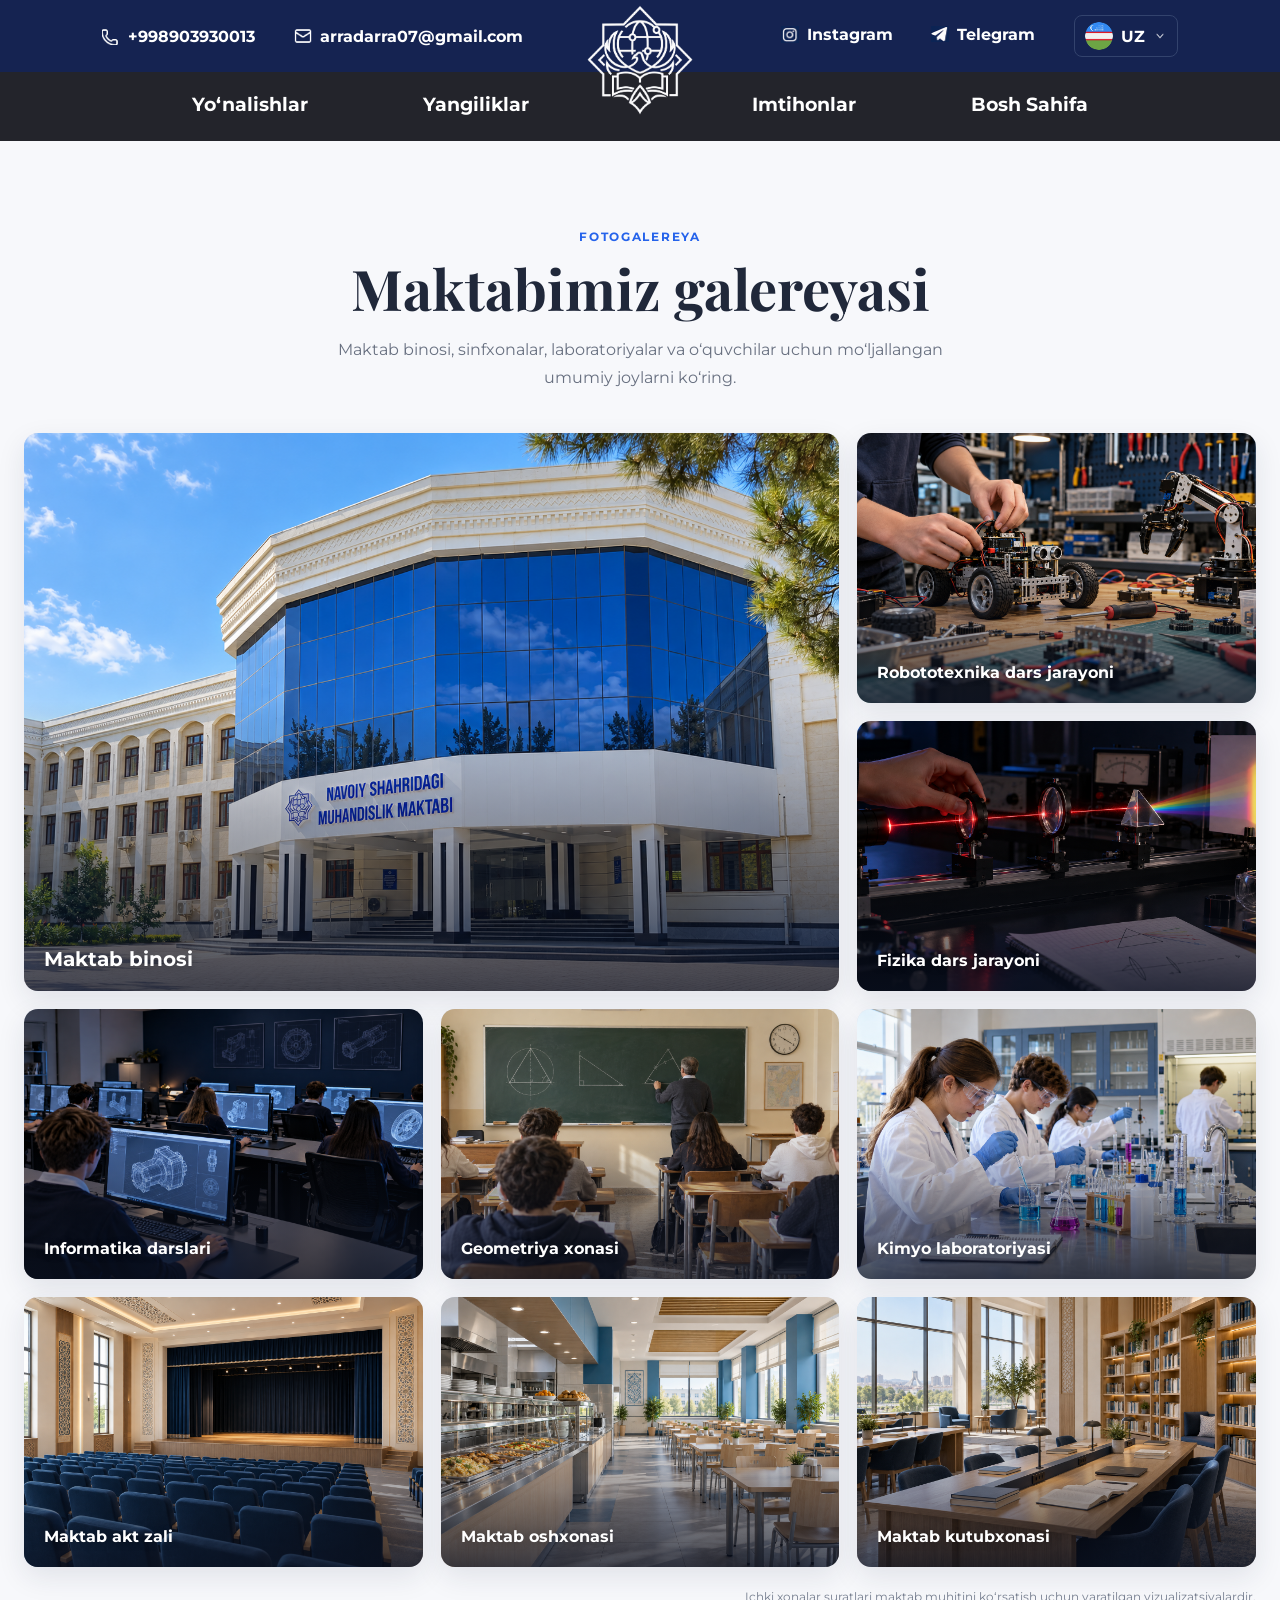
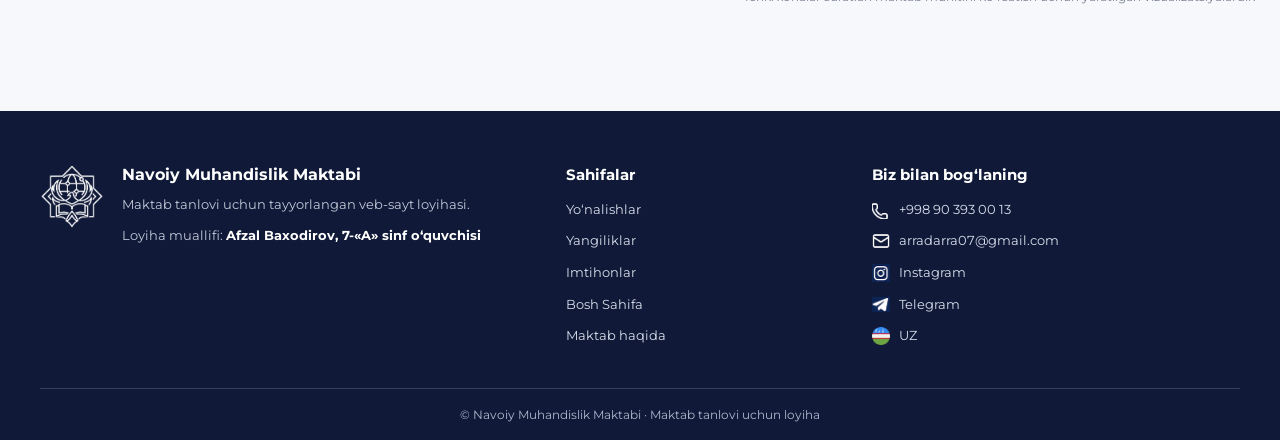
<file: gallery.html>
<!doctype html>
<html lang="uz">
<head>
    <meta charset="utf-8">
    <meta name="viewport" content="width=device-width, initial-scale=1">
    <meta name="description" content="Maktab binosi, dars xonalari va STEM laboratoriyalari bilan tanishing.">
    <title>Maktabimiz galereyasi — Navoiy Muhandislik Maktabi</title>
    <link rel="stylesheet" href="style.css">
    <link rel="preconnect" href="https://fonts.googleapis.com">
    <link rel="preconnect" href="https://fonts.gstatic.com" crossorigin>
    <link rel="shortcut icon" href="images/school's emblem/favicon.ico" type="image/x-icon">
    <link href="https://fonts.googleapis.com/css2?family=Montserrat:wght@400;500;600;700&family=Playfair+Display:wght@500;600;700&display=swap" rel="stylesheet">
</head>
<body class="gallery-document">
            <header>

                <img src="images/school's emblem/Global Wings Knowledge Emblem.png" alt="" height="120" width="120" class="emblem">


                <div class="top_header">

                    <ul class="top_header_left">
                        <li class="number"><img class="header_icon" src="images/icons/phone.png" alt="">+998903930013</li>
                        <li class="gmail"><img class="header_icon" src="images/icons/gmail.png" alt="">arradarra07@gmail.com</li>
                    </ul>

                    <ul class="top_header_right">
                        <li><a class="instagram" href="https://www.instagram.com/navoiy_muhandislik_maktabi?psln=bW1hM2s2ZDJvanhv"><img class="header_icon" src="images/icons/instagram.png" alt="">Instagram</a></li>
                        <li><a class="telegram" href="https://t.me/Maqsaddan_Yuksak_natijagacha"><img class="header_icon" src="images/icons/telegram.png" alt="">Telegram</a></li>
                        <li class="language-selector">
                            <details class="lang" data-current-language="uzb">
                                <summary class="lang_button">
                                    <img class="language-current-flag language-current-flag--uzb" src="images/icons/uzb-flag.png" alt="">
                                    <img class="language-current-flag language-current-flag--ru" src="images/icons/rus-flagpng.png" alt="">
                                    <img class="language-current-flag language-current-flag--en" src="images/icons/uk-flag.png" alt="">
                                    <span class="language-code language-code--uzb">UZ</span>
                                    <span class="language-code language-code--ru">RU</span>
                                    <span class="language-code language-code--en">EN</span>
                                    <img class="lang_arrow" src="images/icons/down.png" alt="">
                                </summary>
                                <ul class="language-menu">
                                    <li><a class="language-option is-current" href="gallery.html" aria-current="page"><span>UZ</span><img src="images/icons/uzb-flag.png" alt=""></a></li>
                                    <li><a class="language-option" href="RUS/pages/gallery.html"><span>RU</span><img src="images/icons/rus-flagpng.png" alt=""></a></li>
                                    <li><a class="language-option" href="ENG/pages/gallery.html"><span>EN</span><img src="images/icons/uk-flag.png" alt=""></a></li>
                                </ul>
                            </details>
                        </li>
                    </ul>


                </div>

                <div class="bottom_header">
    <ul class="bottom_header_left">
<li><a href="directions.html" class="directions page">Yo‘nalishlar</a></li>
<li><a href="news.html" class="news page">Yangiliklar</a></li>
    </ul>
    <ul class="bottom_header_right">
<li><a href="exams.html" class="exams page">Imtihonlar</a></li>
<li><a href="index.html" class="home page">Bosh Sahifa</a></li>
    </ul>
</div>
            </header>


<main class="school-gallery-page">
    <div class="school-gallery-page__intro">
        <p class="school-gallery-page__eyebrow">FOTOGALEREYA</p>
        <h1>Maktabimiz galereyasi</h1>
        <p>Maktab binosi, sinfxonalar, laboratoriyalar va o‘quvchilar uchun mo‘ljallangan umumiy joylarni ko‘ring.</p>
    </div>
    <div class="school-gallery">
        <figure class="school-gallery__item school-gallery__item--feature">
                <img src="images/school-hero.png" alt="Navoiy shahridagi Muhandislik maktabining asosiy fasadi." loading="eager" fetchpriority="high">
                <figcaption>Maktab binosi</figcaption>
            </figure>
        <figure class="school-gallery__item">
                <img src="images/school/gallery-stem-lab-v2.png" alt="Robot yig‘ish stoli, asboblar va robot qo‘l." loading="lazy">
                <figcaption>Robototexnika dars jarayoni</figcaption>
            </figure>
        <figure class="school-gallery__item">
                <img src="images/school/gallery-physics-lab-v2.png" alt="Linza va prizmadan o‘tayotgan nur bilan optik tajriba." loading="lazy">
                <figcaption>Fizika dars jarayoni</figcaption>
            </figure>
        <figure class="school-gallery__item">
                <img src="images/school/gallery-computer-class-v2.png" alt="Muhandislik detallari chizmalari ko‘rsatilgan monitorlar qatori." loading="lazy">
                <figcaption>Informatika darslari</figcaption>
            </figure>
        <figure class="school-gallery__item">
                <img src="images/school/gallery-classroom-v2.png" alt="Geometriya doskasi qarshisida o‘tayotgan dars." loading="lazy">
                <figcaption>Geometriya xonasi</figcaption>
            </figure>
            <figure class="school-gallery__item">
                <img src="images/school/gallery-chemistry-lab-v2.png" alt="Himoya ko‘zoynagi va xalat kiygan o‘quvchilar kimyoviy tajriba o‘tkazmoqda." loading="lazy">
                <figcaption>Kimyo laboratoriyasi</figcaption>
            </figure>
        <figure class="school-gallery__item">
                <img src="images/school/gallery-assembly-hall-v2.png" alt="Sahnasi va qator o‘rindiqlari bor maktab akt zali." loading="lazy">
                <figcaption>Maktab akt zali</figcaption>
            </figure>
        <figure class="school-gallery__item">
                <img src="images/school/gallery-cafeteria-v2.png" alt="Maktab oshxonasidagi ovqat tarqatish joyi va stollar." loading="lazy">
                <figcaption>Maktab oshxonasi</figcaption>
            </figure>
        <figure class="school-gallery__item">
                <img src="images/school/gallery-library-v2.png" alt="Kitob javonlari, o‘quv stollari va derazadan tushayotgan tabiiy yorug‘lik bilan maktab kutubxonasi." loading="lazy">
                <figcaption>Maktab kutubxonasi</figcaption>
            </figure>
</div>
    <p class="school-gallery-page__note">Ichki xonalar suratlari maktab muhitini ko‘rsatish uchun yaratilgan vizualizatsiyalardir.</p>
</main>
<footer class="site_footer">
            <div class="site_footer__content">
                <div class="site_footer__brand">
                    <img src="images/school's emblem/Global Wings Knowledge Emblem.png" alt="Navoiy Muhandislik Maktabi emblemasi" class="site_footer__emblem">
                    <div>
                        <h2>Navoiy Muhandislik Maktabi</h2>
                        <p>Maktab tanlovi uchun tayyorlangan veb-sayt loyihasi.</p>
                        <p class="site_footer__author">Loyiha muallifi: <strong>Afzal Baxodirov, 7-«A» sinf o‘quvchisi</strong></p>
                    </div>
                </div>

                <nav class="site_footer__nav" aria-label="Pastki navigatsiya">
                    <h3>Sahifalar</h3>
                    <a href="directions.html">Yo‘nalishlar</a>
                    <a href="news.html">Yangiliklar</a>
                    <a href="exams.html">Imtihonlar</a>
                    <a href="index.html">Bosh Sahifa</a>
                    <a href="index.html#about">Maktab haqida</a>
                </nav>

                <div class="site_footer__contact">
                    <h3>Biz bilan bog‘laning</h3>
                    <a href="tel:+998903930013"><img src="images/icons/phone.png" alt="">+998 90 393 00 13</a>
                    <a href="mailto:arradarra07@gmail.com"><img src="images/icons/gmail.png" alt="">arradarra07@gmail.com</a>
                    <a href="https://www.instagram.com/navoiy_muhandislik_maktabi?psln=bW1hM2s2ZDJvanhv"><img src="images/icons/instagram.png" alt="">Instagram</a>
                    <a href="https://t.me/Maqsaddan_Yuksak_natijagacha"><img src="images/icons/telegram.png" alt="">Telegram</a>
                    <span class="site_footer__language"><img src="images/icons/uzb-flag.png" alt="">UZ</span>
                </div>
            </div>
            <div class="site_footer__bottom">© Navoiy Muhandislik Maktabi · Maktab tanlovi uchun loyiha</div>
        </footer>
</body>
</html>
</file>
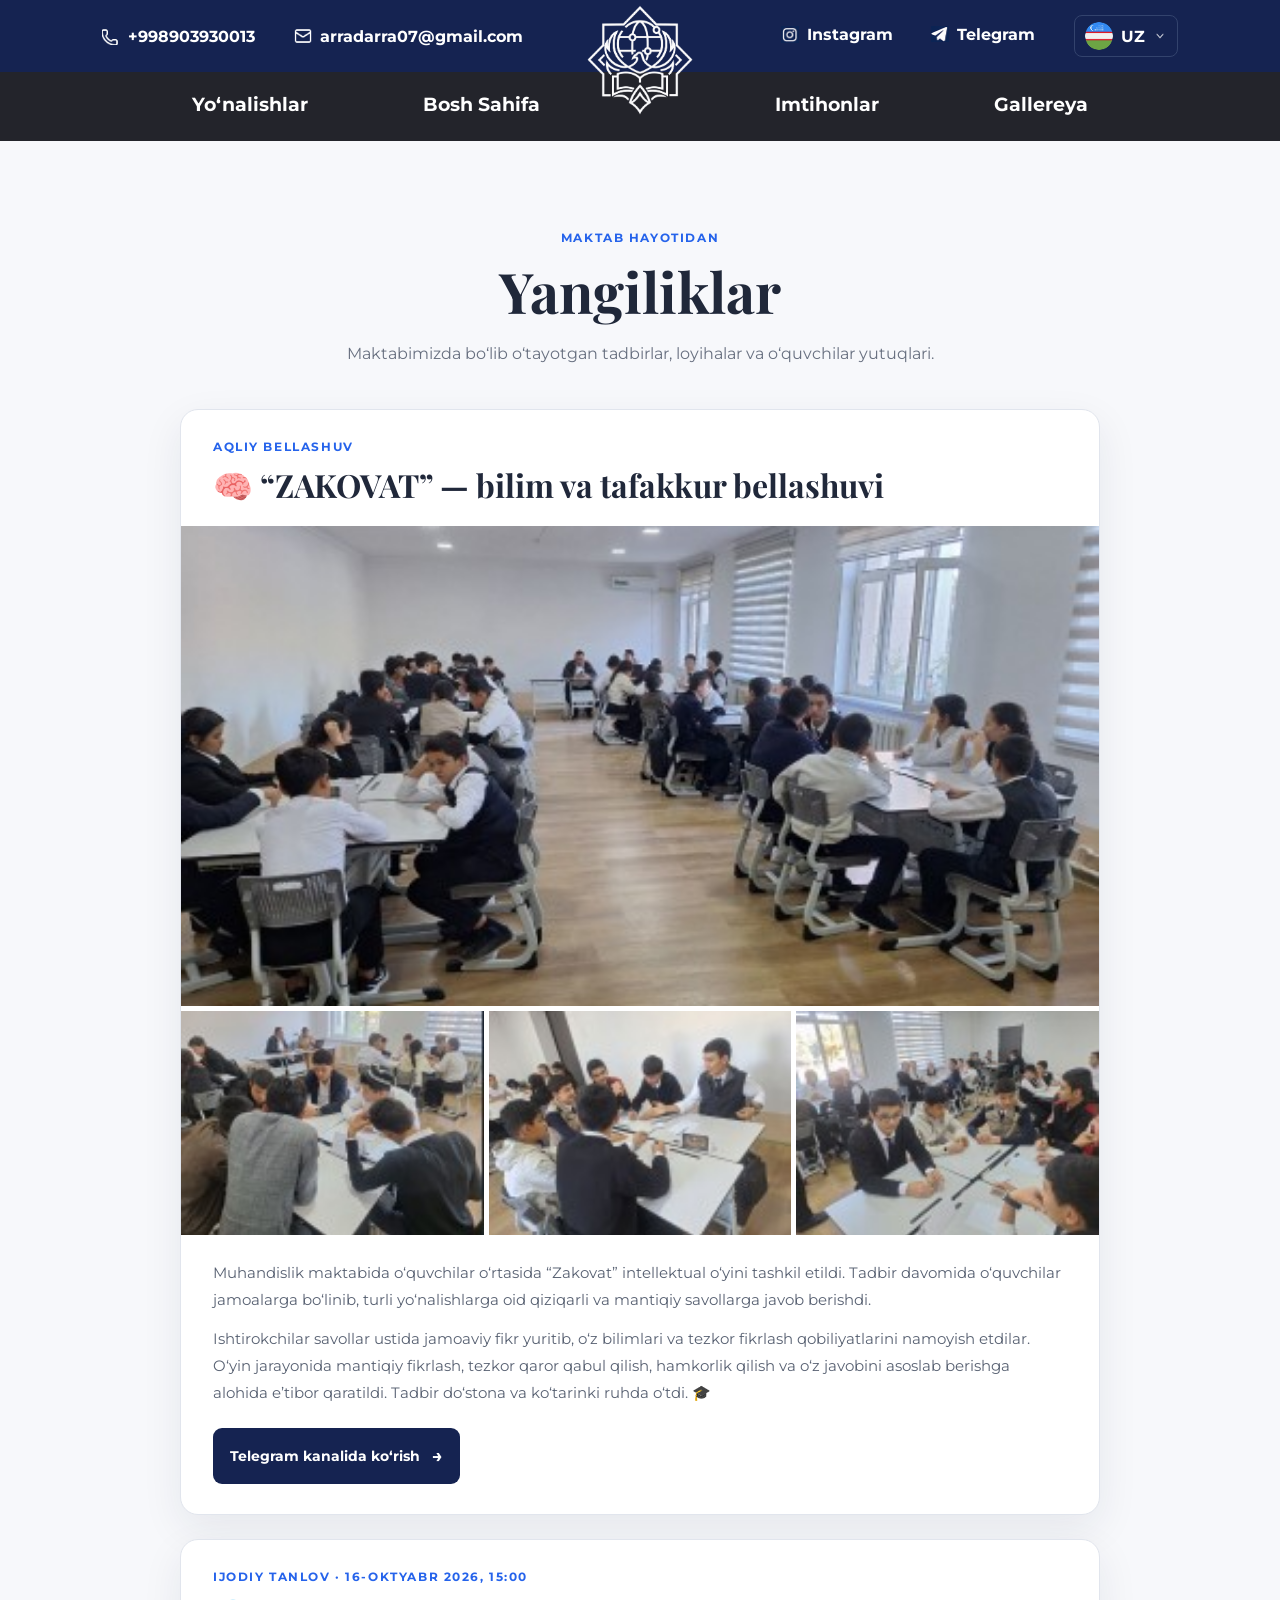
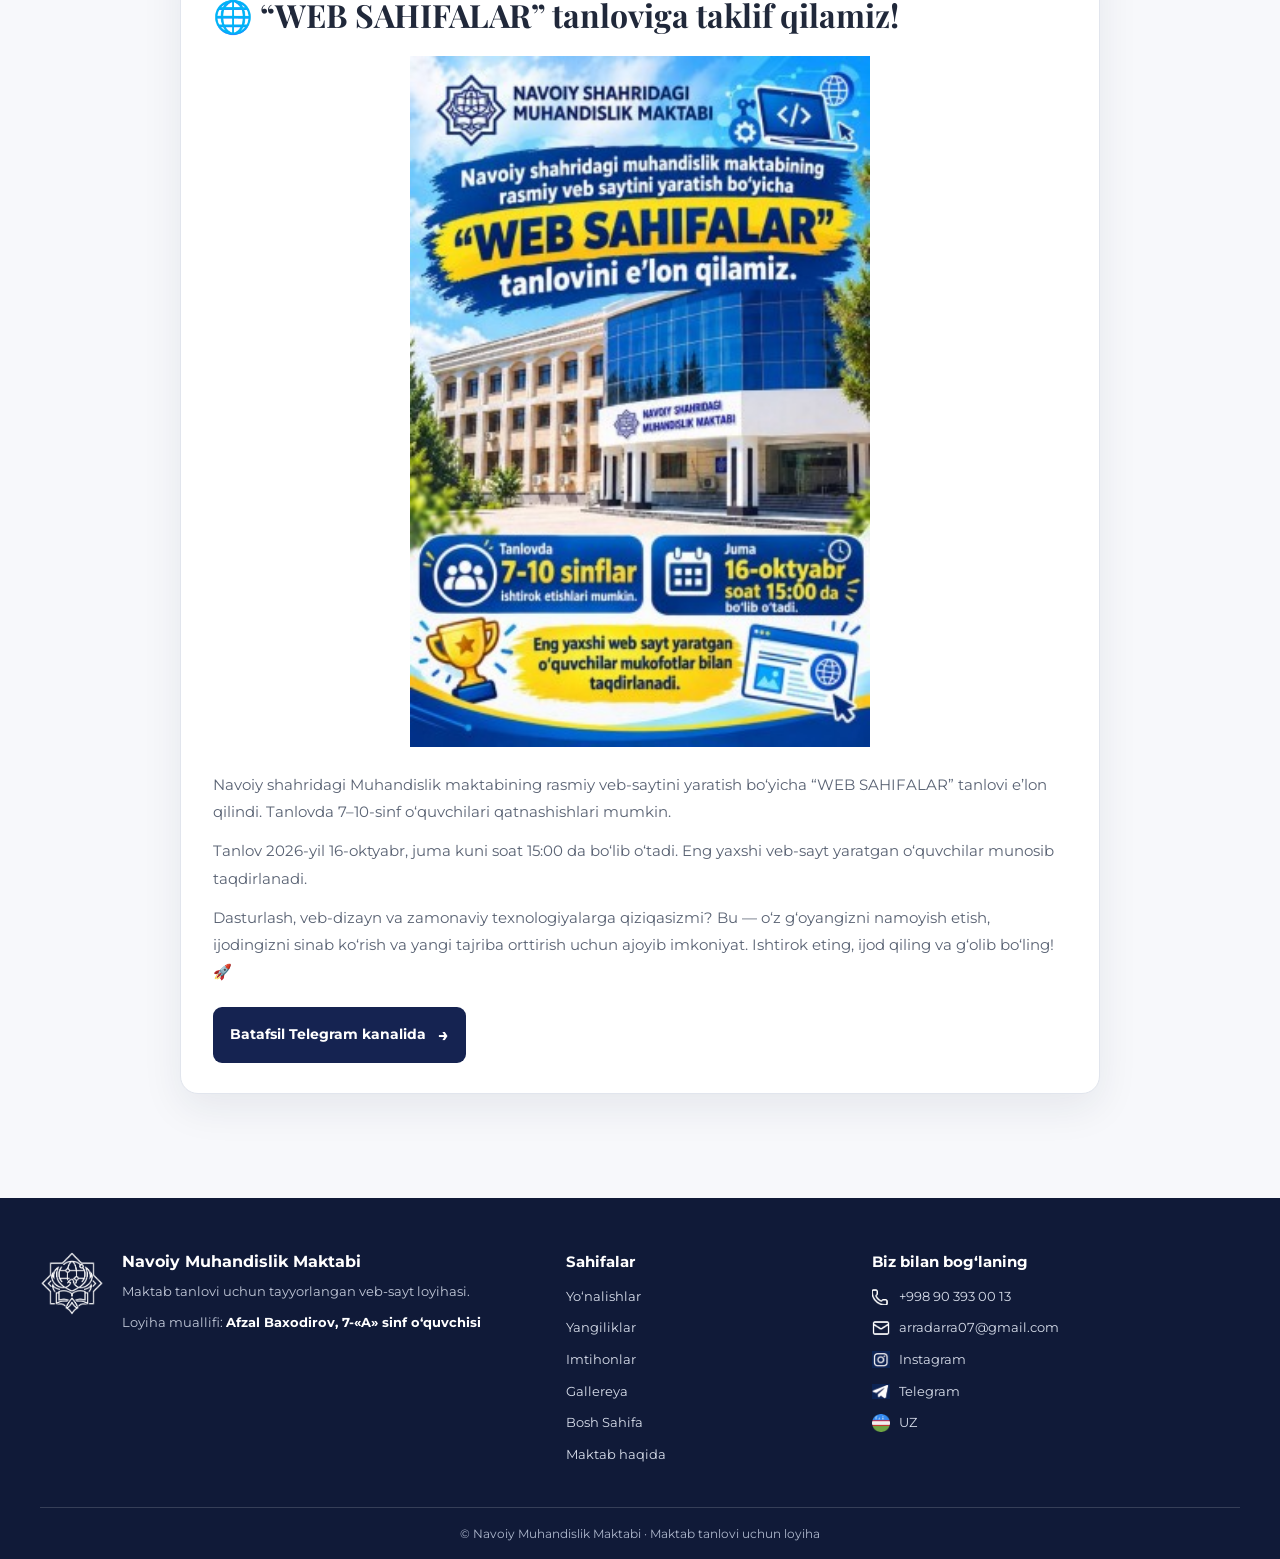
<file: news.html>
<!doctype html>
<html lang="uz">
<head>
    <meta charset="utf-8">
    <meta name="viewport" content="width=device-width, initial-scale=1">
    <meta name="description" content="Yangiliklar — Navoiy Muhandislik Maktabi yangiliklari.">
    <title>Yangiliklar — Navoiy Muhandislik Maktabi</title>
    <link rel="stylesheet" href="style.css">
    <link rel="preconnect" href="https://fonts.googleapis.com">
    <link rel="preconnect" href="https://fonts.gstatic.com" crossorigin>
    <link href="https://fonts.googleapis.com/css2?family=Montserrat:wght@400;500;600;700&family=Playfair+Display:wght@500;600;700&display=swap" rel="stylesheet">
</head>
<body class="gallery-document">
<header>

                <img src="images/school's emblem/Global Wings Knowledge Emblem.png" alt="" height="120" width="120" class="emblem">


                <div class="top_header">

                    <ul class="top_header_left">
                        <li class="number"><img class="header_icon" src="images/icons/phone.png" alt="">+998903930013</li>
                        <li class="gmail"><img class="header_icon" src="images/icons/gmail.png" alt="">arradarra07@gmail.com</li>
                    </ul>

                    <ul class="top_header_right">
                        <li><a class="instagram" href="https://www.instagram.com/navoiy_muhandislik_maktabi?psln=bW1hM2s2ZDJvanhv"><img class="header_icon" src="images/icons/instagram.png" alt="">Instagram</a></li>
                        <li><a class="telegram" href="https://t.me/Maqsaddan_Yuksak_natijagacha"><img class="header_icon" src="images/icons/telegram.png" alt="">Telegram</a></li>
                        <li class="language-selector">
                            <details class="lang" data-current-language="uzb">
                                <summary class="lang_button">
                                    <img class="language-current-flag language-current-flag--uzb" src="images/icons/uzb-flag.png" alt="">
                                    <img class="language-current-flag language-current-flag--ru" src="images/icons/rus-flagpng.png" alt="">
                                    <img class="language-current-flag language-current-flag--en" src="images/icons/uk-flag.png" alt="">
                                    <span class="language-code language-code--uzb">UZ</span>
                                    <span class="language-code language-code--ru">RU</span>
                                    <span class="language-code language-code--en">EN</span>
                                    <img class="lang_arrow" src="images/icons/down.png" alt="">
                                </summary>
                                <ul class="language-menu">
                                    <li><a class="language-option is-current" href="news.html" aria-current="page"><span>UZ</span><img src="images/icons/uzb-flag.png" alt=""></a></li>
                                    <li><a class="language-option" href="RUS/pages/news.html"><span>RU</span><img src="images/icons/rus-flagpng.png" alt=""></a></li>
                                    <li><a class="language-option" href="ENG/pages/news.html"><span>EN</span><img src="images/icons/uk-flag.png" alt=""></a></li>
                                </ul>
                            </details>
                        </li>
                    </ul>


                </div>

                <div class="bottom_header">
    <ul class="bottom_header_left">
<li><a href="directions.html" class="directions page">Yo‘nalishlar</a></li>
<li><a href="index.html" class="home page">Bosh Sahifa</a></li>
    </ul>
    <ul class="bottom_header_right">
<li><a href="exams.html" class="exams page">Imtihonlar</a></li>
<li><a href="gallery.html" class="gallery page">Gallereya</a></li>
    </ul>
</div>
            </header>
<main class="news-page">
    <section class="news-page__intro">
        <p class="news-page__eyebrow">MAKTAB HAYOTIDAN</p>
        <h1>Yangiliklar</h1>
        <p>Maktabimizda bo‘lib o‘tayotgan tadbirlar, loyihalar va o‘quvchilar yutuqlari.</p>
    </section>
    <section class="news-list" aria-label="Maktab yangiliklari">
        <article class="news-card">
            <div class="news-card__heading">
                <p class="news-card__category">AQLIY BELLASHUV</p>
                <h2>🧠 “ZAKOVAT” — bilim va tafakkur bellashuvi</h2>
            </div>
            <img class="news-card__cover" src="images/news/zakovat-main.jpg" alt="Muhandislik maktabi o‘quvchilari Zakovat jamoaviy intellektual o‘yinida qatnashmoqda" loading="lazy">
            <div class="news-card__gallery" aria-label="Zakovat tadbiridan lavhalar">
                <img src="images/news/zakovat-team-1.jpg" alt="O‘quvchilar jamoa bo‘lib savollar ustida ishlamoqda" loading="lazy">
                <img src="images/news/zakovat-team-2.jpg" alt="Zakovat o‘yinida jamoaviy muhokama" loading="lazy">
                <img src="images/news/zakovat-team-3.jpg" alt="Ishtirokchilar mantiqiy savollarga javob bermoqda" loading="lazy">
            </div>
            <div class="news-card__body">
                <p>Muhandislik maktabida o‘quvchilar o‘rtasida “Zakovat” intellektual o‘yini tashkil etildi. Tadbir davomida o‘quvchilar jamoalarga bo‘linib, turli yo‘nalishlarga oid qiziqarli va mantiqiy savollarga javob berishdi.</p>
                <p>Ishtirokchilar savollar ustida jamoaviy fikr yuritib, o‘z bilimlari va tezkor fikrlash qobiliyatlarini namoyish etdilar. O‘yin jarayonida mantiqiy fikrlash, tezkor qaror qabul qilish, hamkorlik qilish va o‘z javobini asoslab berishga alohida e’tibor qaratildi. Tadbir do‘stona va ko‘tarinki ruhda o‘tdi. 🎓</p>
                <a class="news-card__source" href="https://t.me/Muhandislik_maktabi_Navoiy" target="_blank" rel="noopener noreferrer">Telegram kanalida ko‘rish <span aria-hidden="true">→</span></a>
            </div>
        </article>
        <article class="news-card">
            <div class="news-card__heading">
                <p class="news-card__category">IJODIY TANLOV · 16-OKTYABR 2026, 15:00</p>
                <h2>🌐 “WEB SAHIFALAR” tanloviga taklif qilamiz!</h2>
            </div>
            <img class="news-card__cover news-card__cover--poster" src="images/news/web-contest-poster.jpg" alt="7–10-sinf o‘quvchilari uchun WEB SAHIFALAR tanlovi afishasi. Tanlov 16-oktyabr, juma kuni soat 15:00 da." loading="lazy">
            <div class="news-card__body">
                <p>Navoiy shahridagi Muhandislik maktabining rasmiy veb-saytini yaratish bo‘yicha “WEB SAHIFALAR” tanlovi e’lon qilindi. Tanlovda 7–10-sinf o‘quvchilari qatnashishlari mumkin.</p>
                <p>Tanlov 2026-yil 16-oktyabr, juma kuni soat 15:00 da bo‘lib o‘tadi. Eng yaxshi veb-sayt yaratgan o‘quvchilar munosib taqdirlanadi.</p>
                <p>Dasturlash, veb-dizayn va zamonaviy texnologiyalarga qiziqasizmi? Bu — o‘z g‘oyangizni namoyish etish, ijodingizni sinab ko‘rish va yangi tajriba orttirish uchun ajoyib imkoniyat. Ishtirok eting, ijod qiling va g‘olib bo‘ling! 🚀</p>
                <a class="news-card__source" href="https://t.me/Muhandislik_maktabi_Navoiy" target="_blank" rel="noopener noreferrer">Batafsil Telegram kanalida <span aria-hidden="true">→</span></a>
            </div>
        </article>
    </section>
</main>
<footer class="site_footer">
            <div class="site_footer__content">
                <div class="site_footer__brand">
                    <img src="images/school's emblem/Global Wings Knowledge Emblem.png" alt="Navoiy Muhandislik Maktabi emblemasi" class="site_footer__emblem">
                    <div>
                        <h2>Navoiy Muhandislik Maktabi</h2>
                        <p>Maktab tanlovi uchun tayyorlangan veb-sayt loyihasi.</p>
                        <p class="site_footer__author">Loyiha muallifi: <strong>Afzal Baxodirov, 7-«A» sinf o‘quvchisi</strong></p>
                    </div>
                </div>

                <nav class="site_footer__nav" aria-label="Pastki navigatsiya">
                    <h3>Sahifalar</h3>
                    <a href="directions.html">Yo‘nalishlar</a>
                    <a href="news.html">Yangiliklar</a>
                    <a href="exams.html">Imtihonlar</a>
                    <a href="gallery.html">Gallereya</a>
                    <a href="index.html">Bosh Sahifa</a>
                    <a href="index.html#about">Maktab haqida</a>
                </nav>

                <div class="site_footer__contact">
                    <h3>Biz bilan bog‘laning</h3>
                    <a href="tel:+998903930013"><img src="images/icons/phone.png" alt="">+998 90 393 00 13</a>
                    <a href="mailto:arradarra07@gmail.com"><img src="images/icons/gmail.png" alt="">arradarra07@gmail.com</a>
                    <a href="https://www.instagram.com/navoiy_muhandislik_maktabi?psln=bW1hM2s2ZDJvanhv"><img src="images/icons/instagram.png" alt="">Instagram</a>
                    <a href="https://t.me/Maqsaddan_Yuksak_natijagacha"><img src="images/icons/telegram.png" alt="">Telegram</a>
                    <span class="site_footer__language"><img src="images/icons/uzb-flag.png" alt="">UZ</span>
                </div>
            </div>
            <div class="site_footer__bottom">© Navoiy Muhandislik Maktabi · Maktab tanlovi uchun loyiha</div>
        </footer>
</body>
</html>
</file>
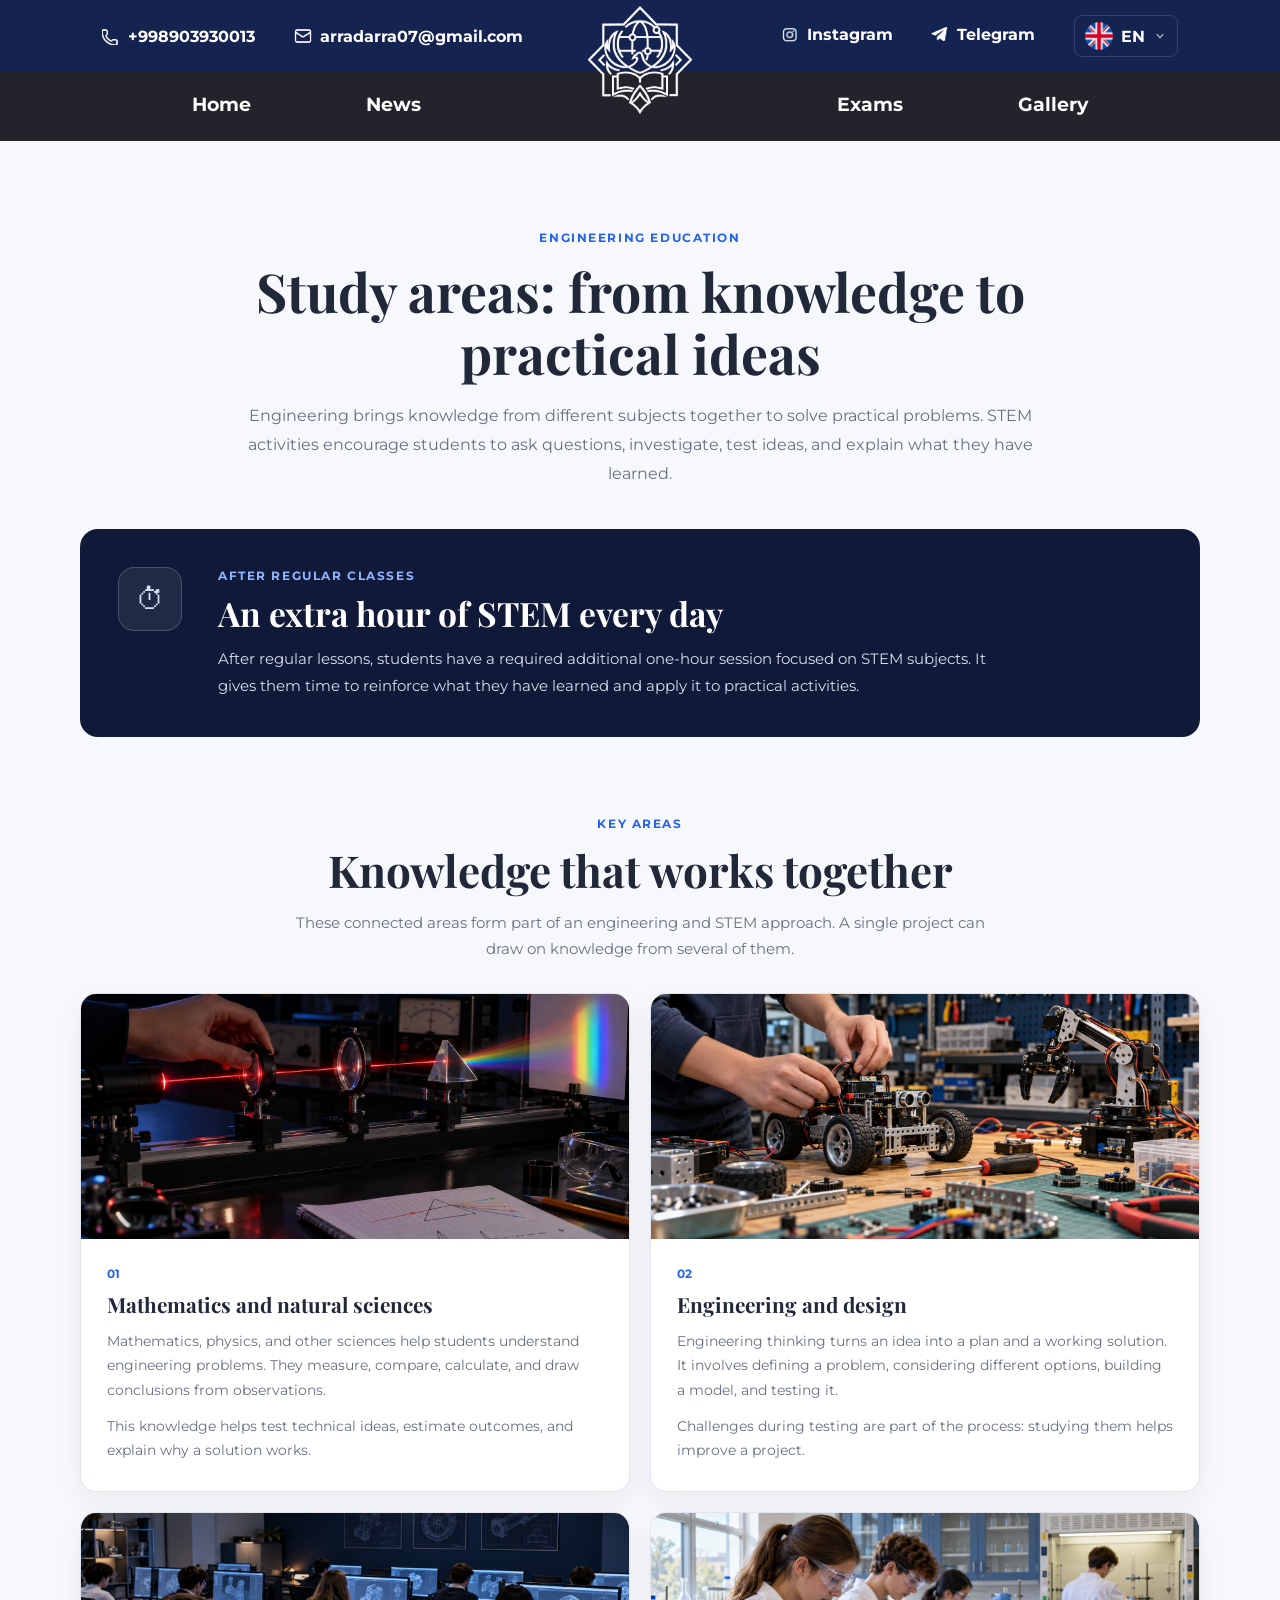
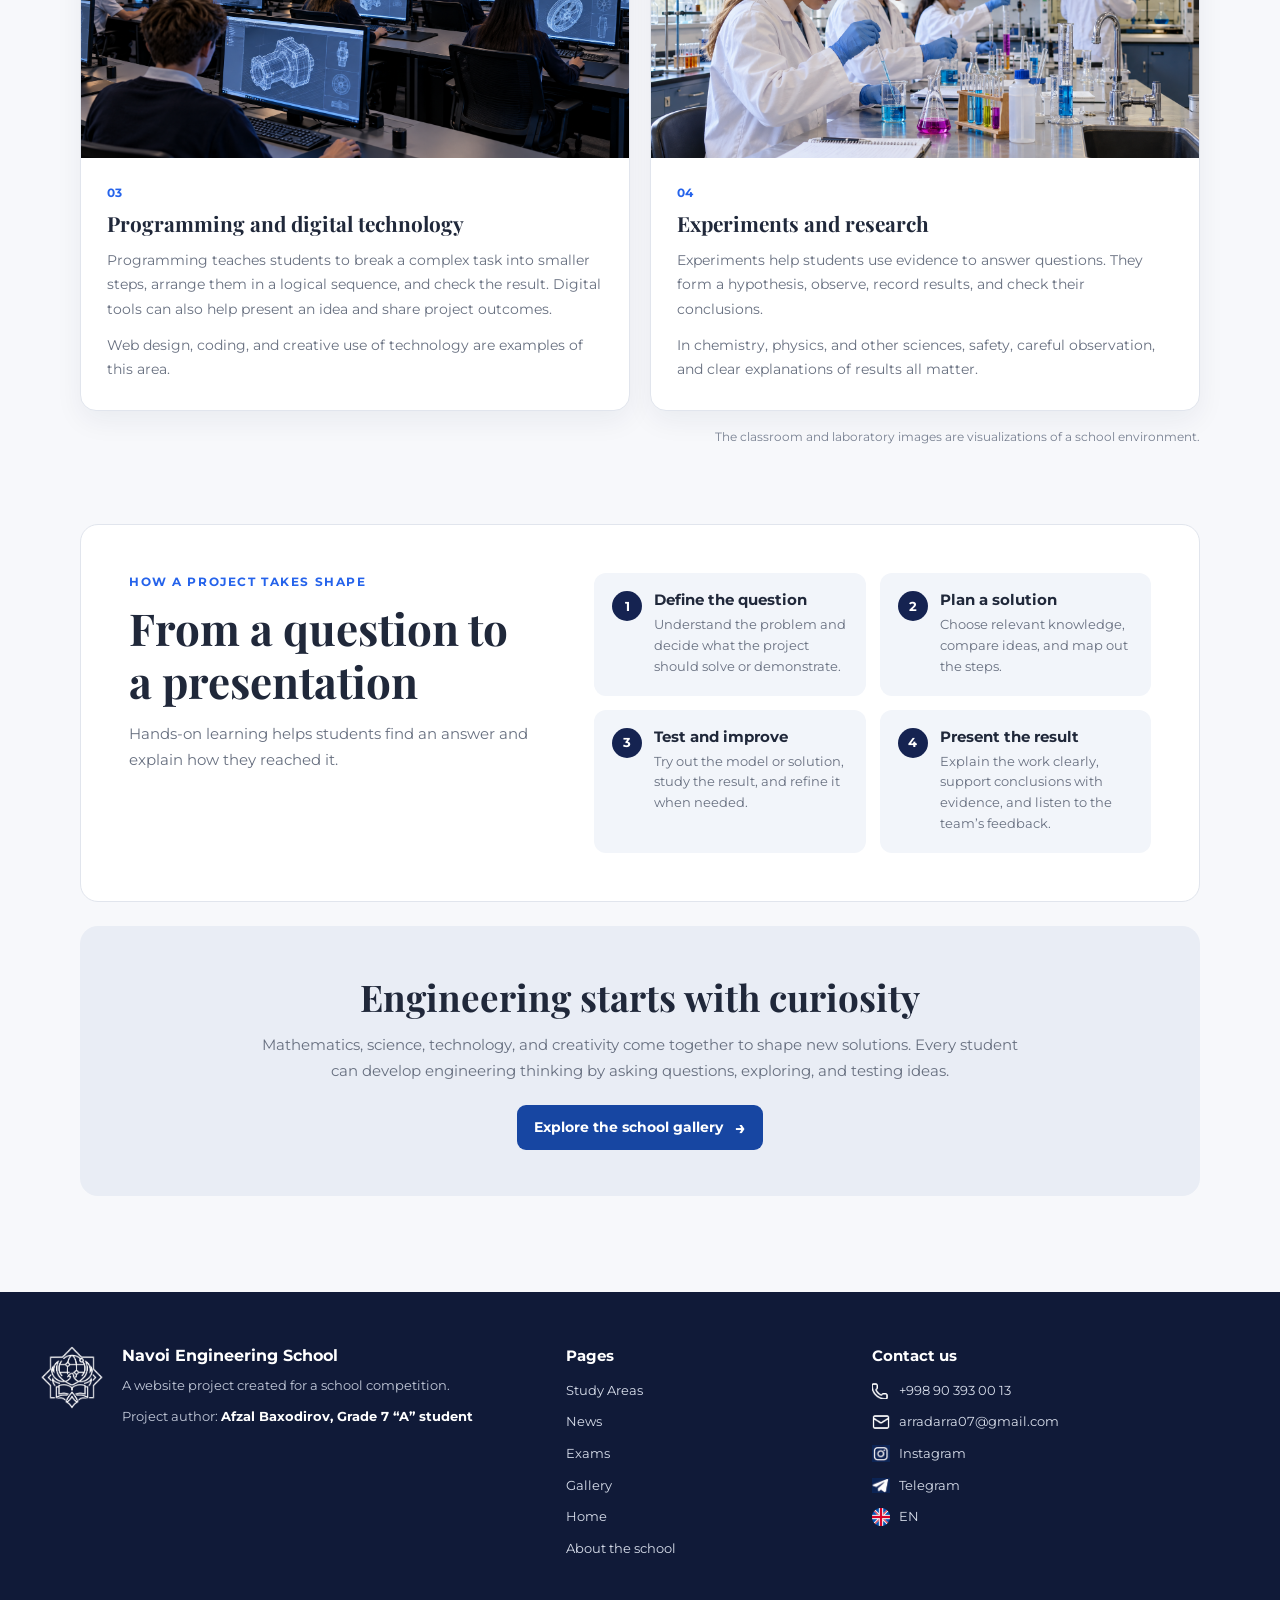
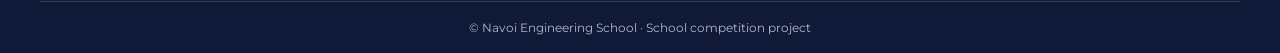
<file: ENG/pages/directions.html>
<!doctype html>
<html lang="en">
<head>
    <meta charset="utf-8">
    <meta name="viewport" content="width=device-width, initial-scale=1">
    <meta name="description" content="Study areas at Navoi Engineering School.">
    <title>Study Areas — Navoi Engineering School</title>
    <link rel="stylesheet" href="../../style.css">
    <link rel="preconnect" href="https://fonts.googleapis.com">
    <link rel="preconnect" href="https://fonts.gstatic.com" crossorigin>
    <link href="https://fonts.googleapis.com/css2?family=Montserrat:wght@400;500;600;700&family=Playfair+Display:wght@500;600;700&display=swap" rel="stylesheet">
</head>
<body class="gallery-document">
<header>

                <img src="../../images/school's emblem/Global Wings Knowledge Emblem.png" alt="" height="120" width="120" class="emblem">


                <div class="top_header">

                    <ul class="top_header_left">
                        <li class="number"><img class="header_icon" src="../../images/icons/phone.png" alt="">+998903930013</li>
                        <li class="gmail"><img class="header_icon" src="../../images/icons/gmail.png" alt="">arradarra07@gmail.com</li>
                    </ul>

                    <ul class="top_header_right">
                        <li><a class="instagram" href="https://www.instagram.com/navoiy_muhandislik_maktabi?psln=bW1hM2s2ZDJvanhv"><img class="header_icon" src="../../images/icons/instagram.png" alt="">Instagram</a></li>
                        <li><a class="telegram" href="https://t.me/Maqsaddan_Yuksak_natijagacha"><img class="header_icon" src="../../images/icons/telegram.png" alt="">Telegram</a></li>
                        <li class="language-selector">
                            <details class="lang" data-current-language="en">
                                <summary class="lang_button">
                                    <img class="language-current-flag language-current-flag--uzb" src="../../images/icons/uzb-flag.png" alt="">
                                    <img class="language-current-flag language-current-flag--ru" src="../../images/icons/rus-flagpng.png" alt="">
                                    <img class="language-current-flag language-current-flag--en" src="../../images/icons/uk-flag.png" alt="">
                                    <span class="language-code language-code--uzb">UZ</span>
                                    <span class="language-code language-code--ru">RU</span>
                                    <span class="language-code language-code--en">EN</span>
                                    <img class="lang_arrow" src="../../images/icons/down.png" alt="">
                                </summary>
                                <ul class="language-menu"><li><a class="language-option" href="../../directions.html"><span>UZ</span><img src="../../images/icons/uzb-flag.png" alt=""></a></li><li><a class="language-option" href="../../RUS/pages/directions.html"><span>RU</span><img src="../../images/icons/rus-flagpng.png" alt=""></a></li><li><a class="language-option is-current" href="directions.html" aria-current="page"><span>EN</span><img src="../../images/icons/uk-flag.png" alt=""></a></li></ul>
                            </details>
                        </li>
                    </ul>


                </div>

                <div class="bottom_header">
    <ul class="bottom_header_left">
<li><a href="../index.html" class="home page">Home</a></li>
<li><a href="news.html" class="news page">News</a></li>
    </ul>
    <ul class="bottom_header_right">
<li><a href="exams.html" class="exams page">Exams</a></li>
<li><a href="gallery.html" class="gallery page">Gallery</a></li>
    </ul>
</div>
            </header>
<main class="directions-page">
    <section class="directions-intro">
        <p class="directions-eyebrow">ENGINEERING EDUCATION</p>
        <h1>Study areas: from knowledge to practical ideas</h1>
        <p>Engineering brings knowledge from different subjects together to solve practical problems. STEM activities encourage students to ask questions, investigate, test ideas, and explain what they have learned.</p>
    </section>

    <section class="directions-highlight" aria-label="About STEM activities">
        <div class="directions-highlight__icon" aria-hidden="true">⏱</div>
        <div><p class="directions-eyebrow">AFTER REGULAR CLASSES</p><h2>An extra hour of STEM every day</h2><p>After regular lessons, students have a required additional one-hour session focused on STEM subjects. It gives them time to reinforce what they have learned and apply it to practical activities.</p></div>
    </section>

    <section class="directions-section">
        <div class="directions-section__heading">
            <p class="directions-eyebrow">KEY AREAS</p>
            <h2>Knowledge that works together</h2>
            <p>These connected areas form part of an engineering and STEM approach. A single project can draw on knowledge from several of them.</p>
        </div>
        <div class="direction-cards">
            <article class="direction-card">
                <img src="../../images/school/gallery-physics-lab-v2.png" alt="Physics laboratory with an optics experiment" loading="lazy">
                <div class="direction-card__content"><span class="direction-card__number">01</span><h3>Mathematics and natural sciences</h3><p>Mathematics, physics, and other sciences help students understand engineering problems. They measure, compare, calculate, and draw conclusions from observations.</p><p>This knowledge helps test technical ideas, estimate outcomes, and explain why a solution works.</p></div>
            </article>
            <article class="direction-card">
                <img src="../../images/school/gallery-stem-lab-v2.png" alt="STEM lab set up for robotics and engineering projects" loading="lazy">
                <div class="direction-card__content"><span class="direction-card__number">02</span><h3>Engineering and design</h3><p>Engineering thinking turns an idea into a plan and a working solution. It involves defining a problem, considering different options, building a model, and testing it.</p><p>Challenges during testing are part of the process: studying them helps improve a project.</p></div>
            </article>
            <article class="direction-card">
                <img src="../../images/school/gallery-computer-class-v2.png" alt="Students working on a digital project in a computer lab" loading="lazy">
                <div class="direction-card__content"><span class="direction-card__number">03</span><h3>Programming and digital technology</h3><p>Programming teaches students to break a complex task into smaller steps, arrange them in a logical sequence, and check the result. Digital tools can also help present an idea and share project outcomes.</p><p>Web design, coding, and creative use of technology are examples of this area.</p></div>
            </article>
            <article class="direction-card">
                <img src="../../images/school/gallery-chemistry-lab-v2.png" alt="Students conducting an experiment in a chemistry lab" loading="lazy">
                <div class="direction-card__content"><span class="direction-card__number">04</span><h3>Experiments and research</h3><p>Experiments help students use evidence to answer questions. They form a hypothesis, observe, record results, and check their conclusions.</p><p>In chemistry, physics, and other sciences, safety, careful observation, and clear explanations of results all matter.</p></div>
            </article>
        </div>
        <p class="directions-visual-note">The classroom and laboratory images are visualizations of a school environment.</p>
    </section>

    <section class="directions-process">
        <div class="directions-process__intro"><p class="directions-eyebrow">HOW A PROJECT TAKES SHAPE</p><h2>From a question to a presentation</h2><p>Hands-on learning helps students find an answer and explain how they reached it.</p></div>
        <ol class="directions-steps">
            <li><span>1</span><div><h3>Define the question</h3><p>Understand the problem and decide what the project should solve or demonstrate.</p></div></li>
            <li><span>2</span><div><h3>Plan a solution</h3><p>Choose relevant knowledge, compare ideas, and map out the steps.</p></div></li>
            <li><span>3</span><div><h3>Test and improve</h3><p>Try out the model or solution, study the result, and refine it when needed.</p></div></li>
            <li><span>4</span><div><h3>Present the result</h3><p>Explain the work clearly, support conclusions with evidence, and listen to the team’s feedback.</p></div></li>
        </ol>
    </section>

    <section class="directions-outro">
        <h2>Engineering starts with curiosity</h2>
        <p>Mathematics, science, technology, and creativity come together to shape new solutions. Every student can develop engineering thinking by asking questions, exploring, and testing ideas.</p>
        <a href="gallery.html">Explore the school gallery <span aria-hidden="true">→</span></a>
    </section>
</main>
<footer class="site_footer">
            <div class="site_footer__content">
                <div class="site_footer__brand">
                    <img src="../../images/school's emblem/Global Wings Knowledge Emblem.png" alt="Navoi Engineering School emblem" class="site_footer__emblem">
                    <div>
                        <h2>Navoi Engineering School</h2>
                        <p>A website project created for a school competition.</p>
                        <p class="site_footer__author">Project author: <strong>Afzal Baxodirov, Grade 7 “A” student</strong></p>
                    </div>
                </div>
                <nav class="site_footer__nav" aria-label="Footer navigation">
                    <h3>Pages</h3>
                    <a href="directions.html">Study Areas</a>
                    <a href="news.html">News</a>
                    <a href="exams.html">Exams</a>
                    <a href="gallery.html">Gallery</a>
                    <a href="../index.html">Home</a>
                    <a href="../index.html#about">About the school</a>
                </nav>
                <div class="site_footer__contact">
                    <h3>Contact us</h3>
                    <a href="tel:+998903930013"><img src="../../images/icons/phone.png" alt="">+998 90 393 00 13</a>
                    <a href="mailto:arradarra07@gmail.com"><img src="../../images/icons/gmail.png" alt="">arradarra07@gmail.com</a>
                    <a href="https://www.instagram.com/navoiy_muhandislik_maktabi?psln=bW1hM2s2ZDJvanhv"><img src="../../images/icons/instagram.png" alt="">Instagram</a>
                    <a href="https://t.me/Maqsaddan_Yuksak_natijagacha"><img src="../../images/icons/telegram.png" alt="">Telegram</a>
                    <span class="site_footer__language"><img src="../../images/icons/uk-flag.png" alt="">EN</span>
                </div>
            </div>
            <div class="site_footer__bottom">© Navoi Engineering School · School competition project</div>
        </footer>
</body>
</html>
</file>
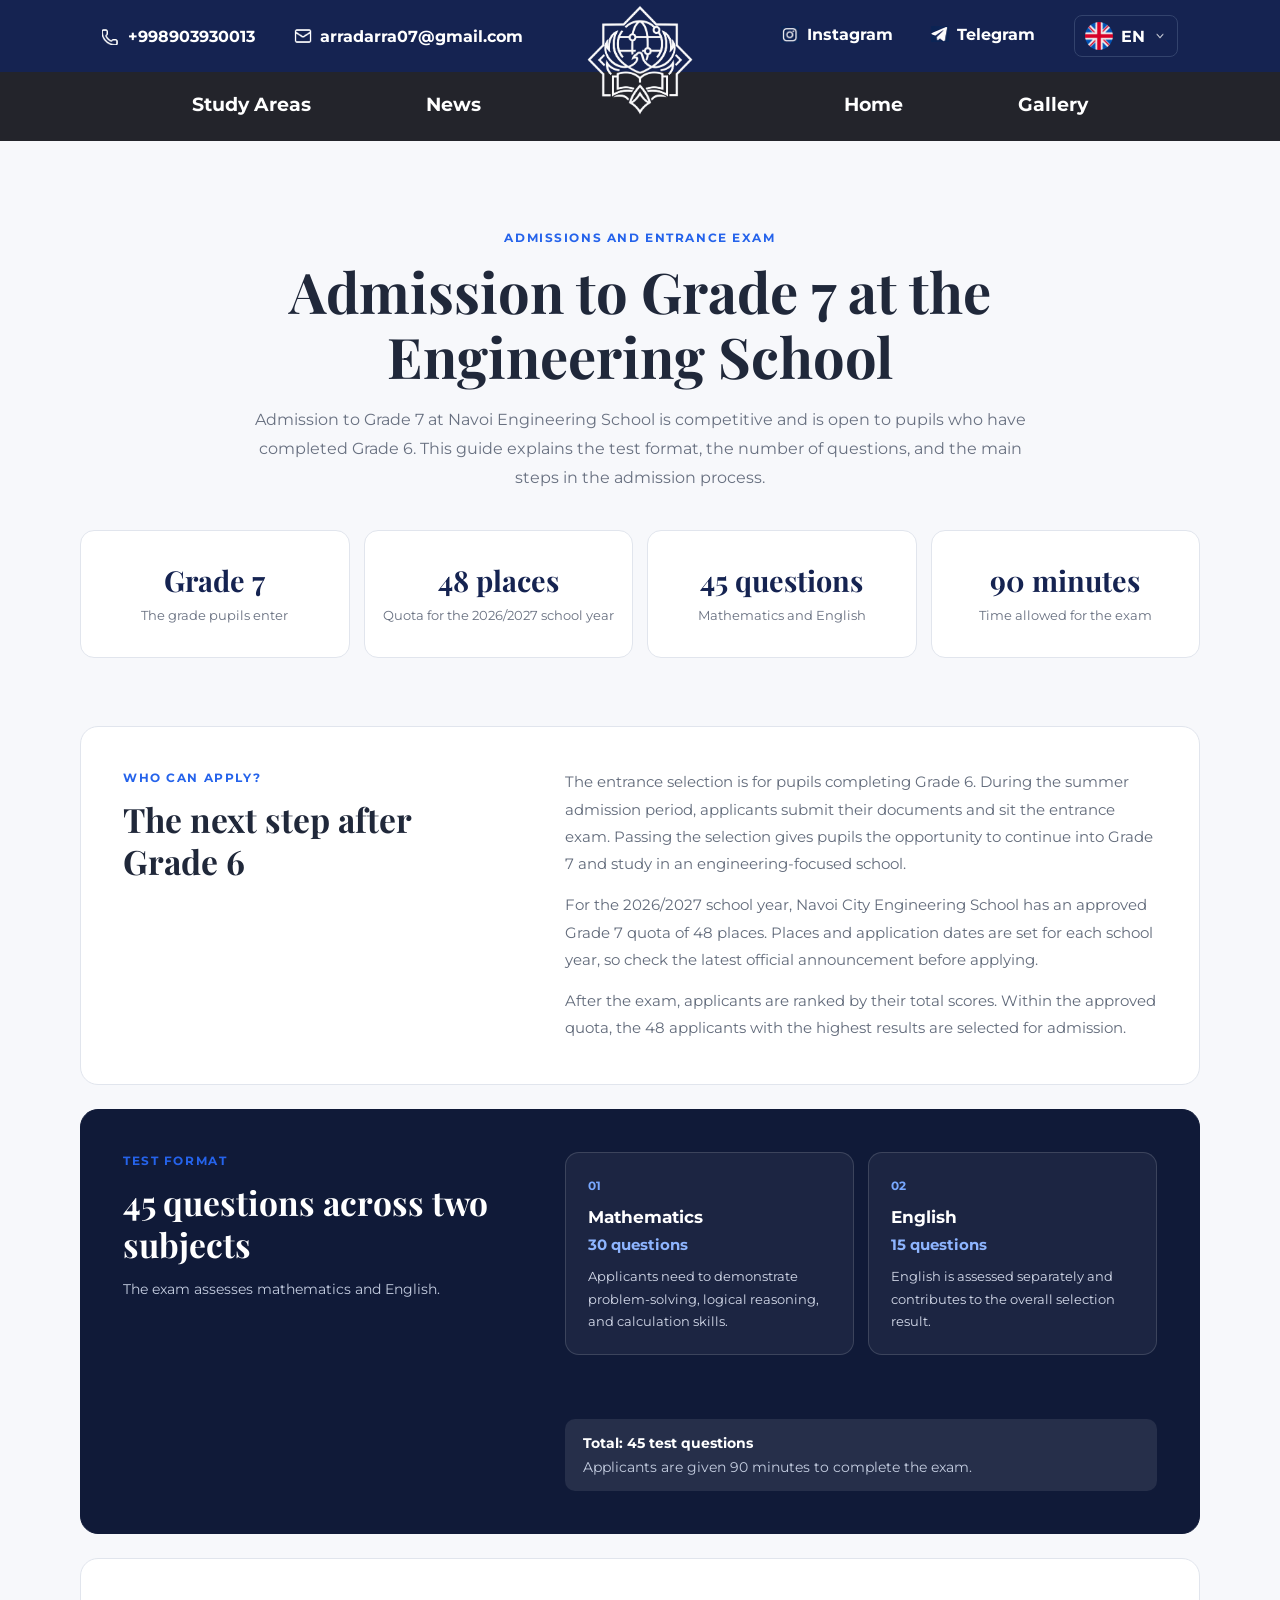
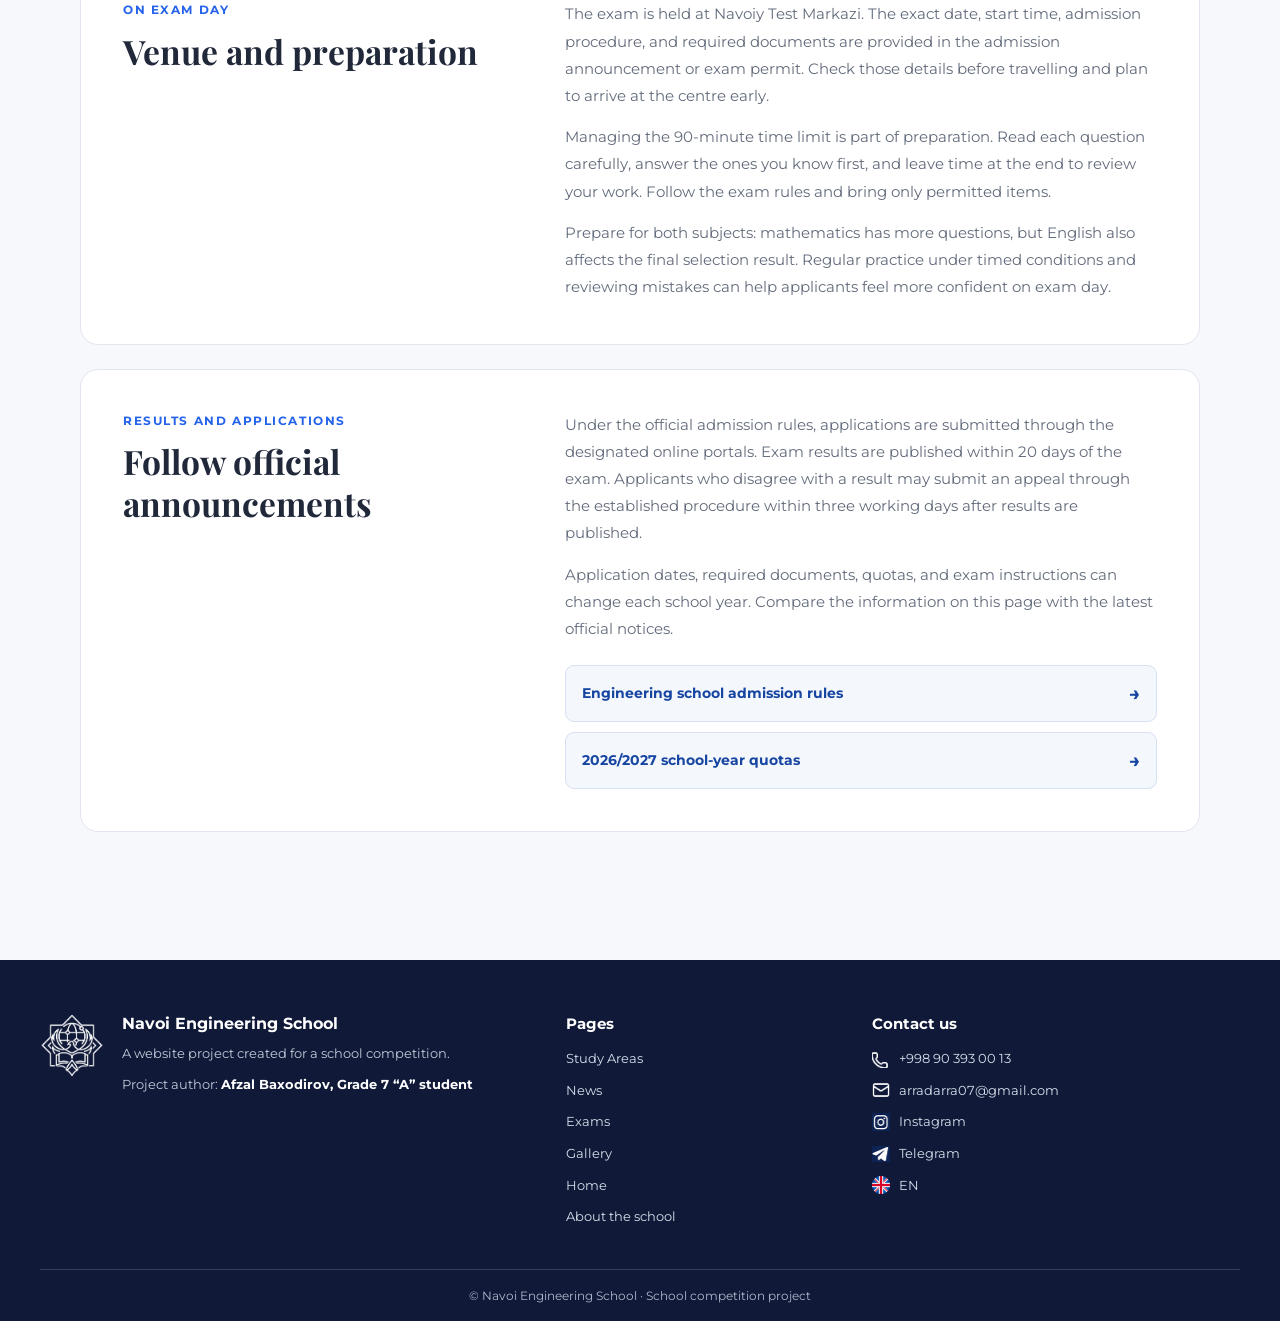
<file: ENG/pages/exams.html>
<!doctype html>
<html lang="en">
<head>
    <meta charset="utf-8">
    <meta name="viewport" content="width=device-width, initial-scale=1">
    <meta name="description" content="Exams at Navoi Engineering School.">
    <title>Exams — Navoi Engineering School</title>
    <link rel="stylesheet" href="../../style.css">
    <link rel="preconnect" href="https://fonts.googleapis.com">
    <link rel="preconnect" href="https://fonts.gstatic.com" crossorigin>
    <link href="https://fonts.googleapis.com/css2?family=Montserrat:wght@400;500;600;700&family=Playfair+Display:wght@500;600;700&display=swap" rel="stylesheet">
</head>
<body class="gallery-document">
<header>

                <img src="../../images/school's emblem/Global Wings Knowledge Emblem.png" alt="" height="120" width="120" class="emblem">


                <div class="top_header">

                    <ul class="top_header_left">
                        <li class="number"><img class="header_icon" src="../../images/icons/phone.png" alt="">+998903930013</li>
                        <li class="gmail"><img class="header_icon" src="../../images/icons/gmail.png" alt="">arradarra07@gmail.com</li>
                    </ul>

                    <ul class="top_header_right">
                        <li><a class="instagram" href="https://www.instagram.com/navoiy_muhandislik_maktabi?psln=bW1hM2s2ZDJvanhv"><img class="header_icon" src="../../images/icons/instagram.png" alt="">Instagram</a></li>
                        <li><a class="telegram" href="https://t.me/Maqsaddan_Yuksak_natijagacha"><img class="header_icon" src="../../images/icons/telegram.png" alt="">Telegram</a></li>
                        <li class="language-selector">
                            <details class="lang" data-current-language="en">
                                <summary class="lang_button">
                                    <img class="language-current-flag language-current-flag--uzb" src="../../images/icons/uzb-flag.png" alt="">
                                    <img class="language-current-flag language-current-flag--ru" src="../../images/icons/rus-flagpng.png" alt="">
                                    <img class="language-current-flag language-current-flag--en" src="../../images/icons/uk-flag.png" alt="">
                                    <span class="language-code language-code--uzb">UZ</span>
                                    <span class="language-code language-code--ru">RU</span>
                                    <span class="language-code language-code--en">EN</span>
                                    <img class="lang_arrow" src="../../images/icons/down.png" alt="">
                                </summary>
                                <ul class="language-menu">
                                    <li><a class="language-option" href="../../exams.html"><span>UZ</span><img src="../../images/icons/uzb-flag.png" alt=""></a></li>
                                    <li><a class="language-option" href="../../RUS/pages/exams.html"><span>RU</span><img src="../../images/icons/rus-flagpng.png" alt=""></a></li>
                                    <li><a class="language-option is-current" href="exams.html" aria-current="page"><span>EN</span><img src="../../images/icons/uk-flag.png" alt=""></a></li>
                                </ul>
                            </details>
                        </li>
                    </ul>


                </div>

                <div class="bottom_header">
    <ul class="bottom_header_left">
<li><a href="directions.html" class="directions page">Study Areas</a></li>
<li><a href="news.html" class="news page">News</a></li>
    </ul>
    <ul class="bottom_header_right">
<li><a href="../index.html" class="home page">Home</a></li>
<li><a href="gallery.html" class="gallery page">Gallery</a></li>
    </ul>
</div>
            </header>
<main class="exam-page">
    <section class="exam-page__intro">
        <p class="exam-page__eyebrow">ADMISSIONS AND ENTRANCE EXAM</p>
        <h1>Admission to Grade 7 at the Engineering School</h1>
        <p>Admission to Grade 7 at Navoi Engineering School is competitive and is open to pupils who have completed Grade 6. This guide explains the test format, the number of questions, and the main steps in the admission process.</p>
    </section>

    <section class="exam-facts" aria-label="Exam at a glance">
        <article class="exam-fact"><strong>Grade 7</strong><span>The grade pupils enter</span></article>
        <article class="exam-fact"><strong>48 places</strong><span>Quota for the 2026/2027 school year</span></article>
        <article class="exam-fact"><strong>45 questions</strong><span>Mathematics and English</span></article>
        <article class="exam-fact"><strong>90 minutes</strong><span>Time allowed for the exam</span></article>
    </section>

    <section class="exam-section">
        <div class="exam-section__heading"><p class="exam-page__eyebrow">WHO CAN APPLY?</p><h2>The next step after Grade 6</h2></div>
        <div class="exam-section__text">
            <p>The entrance selection is for pupils completing Grade 6. During the summer admission period, applicants submit their documents and sit the entrance exam. Passing the selection gives pupils the opportunity to continue into Grade 7 and study in an engineering-focused school.</p>
            <p>For the 2026/2027 school year, Navoi City Engineering School has an approved Grade 7 quota of 48 places. Places and application dates are set for each school year, so check the latest official announcement before applying.</p>
            <p>After the exam, applicants are ranked by their total scores. Within the approved quota, the 48 applicants with the highest results are selected for admission.</p>
        </div>
    </section>

    <section class="exam-section exam-section--highlight">
        <div class="exam-section__heading"><p class="exam-page__eyebrow">TEST FORMAT</p><h2>45 questions across two subjects</h2><p>The exam assesses mathematics and English.</p></div>
        <div class="exam-subjects">
            <article class="exam-subject"><span class="exam-subject__number">01</span><h3>Mathematics</h3><strong>30 questions</strong><p>Applicants need to demonstrate problem-solving, logical reasoning, and calculation skills.</p></article>
            <article class="exam-subject"><span class="exam-subject__number">02</span><h3>English</h3><strong>15 questions</strong><p>English is assessed separately and contributes to the overall selection result.</p></article>
        </div>
        <div class="exam-total"><strong>Total: 45 test questions</strong><span>Applicants are given 90 minutes to complete the exam.</span></div>
    </section>

    <section class="exam-section">
        <div class="exam-section__heading"><p class="exam-page__eyebrow">ON EXAM DAY</p><h2>Venue and preparation</h2></div>
        <div class="exam-section__text">
            <p>The exam is held at Navoiy Test Markazi. The exact date, start time, admission procedure, and required documents are provided in the admission announcement or exam permit. Check those details before travelling and plan to arrive at the centre early.</p>
            <p>Managing the 90-minute time limit is part of preparation. Read each question carefully, answer the ones you know first, and leave time at the end to review your work. Follow the exam rules and bring only permitted items.</p>
            <p>Prepare for both subjects: mathematics has more questions, but English also affects the final selection result. Regular practice under timed conditions and reviewing mistakes can help applicants feel more confident on exam day.</p>
        </div>
    </section>

    <section class="exam-section exam-section--results">
        <div class="exam-section__heading"><p class="exam-page__eyebrow">RESULTS AND APPLICATIONS</p><h2>Follow official announcements</h2></div>
        <div class="exam-section__text">
            <p>Under the official admission rules, applications are submitted through the designated online portals. Exam results are published within 20 days of the exam. Applicants who disagree with a result may submit an appeal through the established procedure within three working days after results are published.</p>
            <p>Application dates, required documents, quotas, and exam instructions can change each school year. Compare the information on this page with the latest official notices.</p>
            <div class="exam-links"><a href="https://ariza.piima.uz/admission?type=muhandislik">Engineering school admission rules <span aria-hidden="true">→</span></a><a href="https://kabinet.piima.uz/api/file/portal/kvota/f3b895fe-8753-4d42-bfef-ef76d56e5044.pdf">2026/2027 school-year quotas <span aria-hidden="true">→</span></a></div>
        </div>
    </section>
</main>
<footer class="site_footer">
            <div class="site_footer__content">
                <div class="site_footer__brand">
                    <img src="../../images/school's emblem/Global Wings Knowledge Emblem.png" alt="Navoi Engineering School emblem" class="site_footer__emblem">
                    <div>
                        <h2>Navoi Engineering School</h2>
                        <p>A website project created for a school competition.</p>
                        <p class="site_footer__author">Project author: <strong>Afzal Baxodirov, Grade 7 “A” student</strong></p>
                    </div>
                </div>
                <nav class="site_footer__nav" aria-label="Footer navigation">
                    <h3>Pages</h3>
                    <a href="directions.html">Study Areas</a>
                    <a href="news.html">News</a>
                    <a href="exams.html">Exams</a>
                    <a href="gallery.html">Gallery</a>
                    <a href="../index.html">Home</a>
                    <a href="../index.html#about">About the school</a>
                </nav>
                <div class="site_footer__contact">
                    <h3>Contact us</h3>
                    <a href="tel:+998903930013"><img src="../../images/icons/phone.png" alt="">+998 90 393 00 13</a>
                    <a href="mailto:arradarra07@gmail.com"><img src="../../images/icons/gmail.png" alt="">arradarra07@gmail.com</a>
                    <a href="https://www.instagram.com/navoiy_muhandislik_maktabi?psln=bW1hM2s2ZDJvanhv"><img src="../../images/icons/instagram.png" alt="">Instagram</a>
                    <a href="https://t.me/Maqsaddan_Yuksak_natijagacha"><img src="../../images/icons/telegram.png" alt="">Telegram</a>
                    <span class="site_footer__language"><img src="../../images/icons/uk-flag.png" alt="">EN</span>
                </div>
            </div>
            <div class="site_footer__bottom">© Navoi Engineering School · School competition project</div>
        </footer>
</body>
</html>
</file>
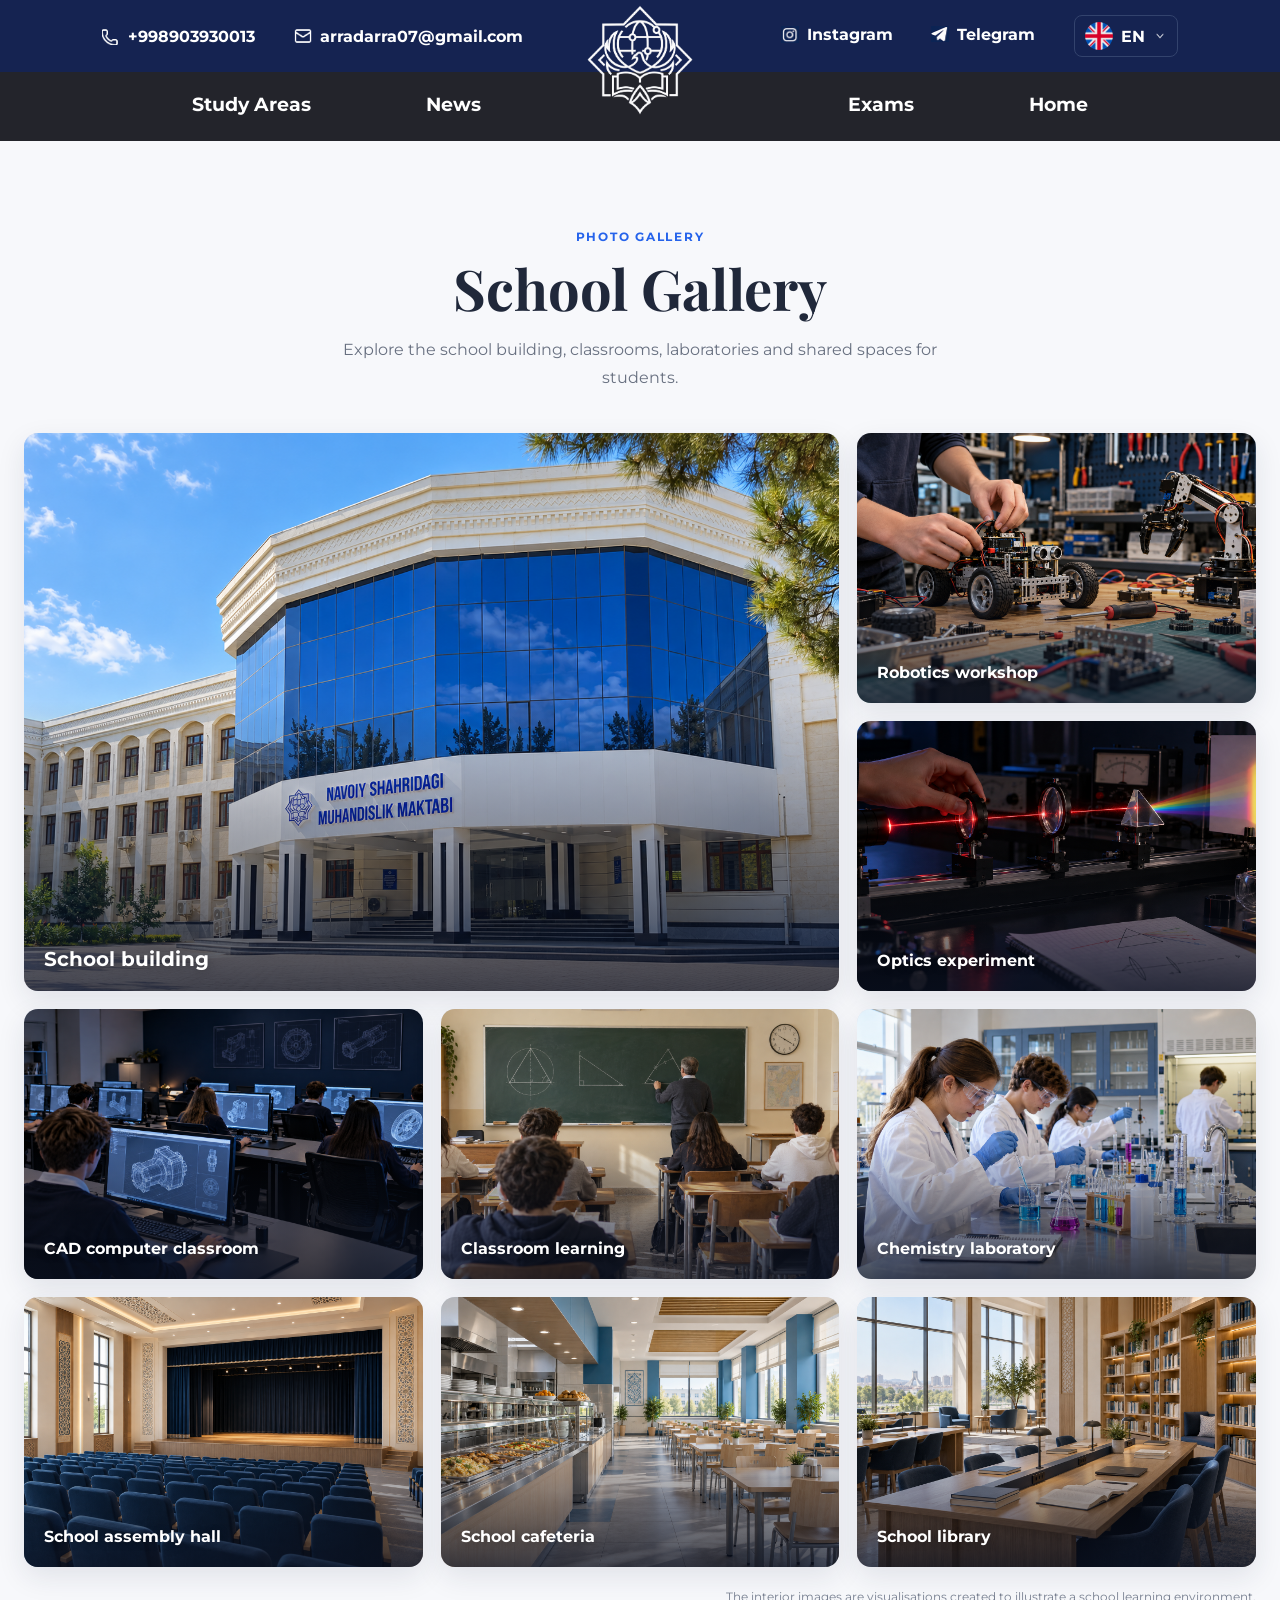
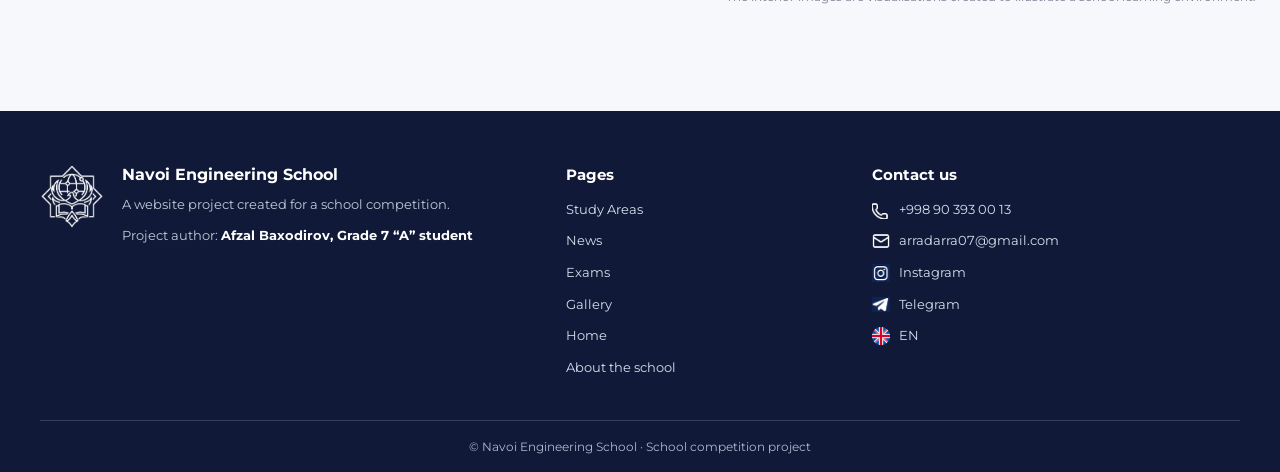
<file: ENG/pages/gallery.html>
<!doctype html>
<html lang="en">
<head>
    <meta charset="utf-8">
    <meta name="viewport" content="width=device-width, initial-scale=1">
    <meta name="description" content="Take a look around the Navoi Engineering School campus and its grounds.">
    <title>School Gallery — Navoi Engineering School</title>
    <link rel="stylesheet" href="../../style.css">
    <link rel="preconnect" href="https://fonts.googleapis.com">
    <link rel="preconnect" href="https://fonts.gstatic.com" crossorigin>
    <link href="https://fonts.googleapis.com/css2?family=Montserrat:wght@400;500;600;700&family=Playfair+Display:wght@500;600;700&display=swap" rel="stylesheet">
</head>
<body class="gallery-document">
<header>

                <img src="../../images/school's emblem/Global Wings Knowledge Emblem.png" alt="" height="120" width="120" class="emblem">


                <div class="top_header">

                    <ul class="top_header_left">
                        <li class="number"><img class="header_icon" src="../../images/icons/phone.png" alt="">+998903930013</li>
                        <li class="gmail"><img class="header_icon" src="../../images/icons/gmail.png" alt="">arradarra07@gmail.com</li>
                    </ul>

                    <ul class="top_header_right">
                        <li><a class="instagram" href="https://www.instagram.com/navoiy_muhandislik_maktabi?psln=bW1hM2s2ZDJvanhv"><img class="header_icon" src="../../images/icons/instagram.png" alt="">Instagram</a></li>
                        <li><a class="telegram" href="https://t.me/Maqsaddan_Yuksak_natijagacha"><img class="header_icon" src="../../images/icons/telegram.png" alt="">Telegram</a></li>
                        <li class="language-selector">
                            <details class="lang" data-current-language="en">
                                <summary class="lang_button">
                                    <img class="language-current-flag language-current-flag--uzb" src="../../images/icons/uzb-flag.png" alt="">
                                    <img class="language-current-flag language-current-flag--ru" src="../../images/icons/rus-flagpng.png" alt="">
                                    <img class="language-current-flag language-current-flag--en" src="../../images/icons/uk-flag.png" alt="">
                                    <span class="language-code language-code--uzb">UZ</span>
                                    <span class="language-code language-code--ru">RU</span>
                                    <span class="language-code language-code--en">EN</span>
                                    <img class="lang_arrow" src="../../images/icons/down.png" alt="">
                                </summary>
                                <ul class="language-menu">
                                    <li><a class="language-option" href="../../gallery.html"><span>UZ</span><img src="../../images/icons/uzb-flag.png" alt=""></a></li>
                                    <li><a class="language-option" href="../../RUS/pages/gallery.html"><span>RU</span><img src="../../images/icons/rus-flagpng.png" alt=""></a></li>
                                    <li><a class="language-option is-current" href="gallery.html" aria-current="page"><span>EN</span><img src="../../images/icons/uk-flag.png" alt=""></a></li>
                                </ul>
                            </details>
                        </li>
                    </ul>


                </div>

                <div class="bottom_header">
    <ul class="bottom_header_left">
<li><a href="directions.html" class="directions page">Study Areas</a></li>
<li><a href="news.html" class="news page">News</a></li>
    </ul>
    <ul class="bottom_header_right">
<li><a href="exams.html" class="exams page">Exams</a></li>
<li><a href="../index.html" class="home page">Home</a></li>
    </ul>
</div>
            </header>
<main class="school-gallery-page">
    <div class="school-gallery-page__intro">
        <p class="school-gallery-page__eyebrow">PHOTO GALLERY</p>
        <h1>School Gallery</h1>
        <p>Explore the school building, classrooms, laboratories and shared spaces for students.</p>
    </div>
    <div class="school-gallery">
        <figure class="school-gallery__item school-gallery__item--feature">
                <img src="../../images/school-hero.png" alt="The main facade of the Engineering School in Navoi." loading="eager" fetchpriority="high">
                <figcaption>School building</figcaption>
            </figure>
        <figure class="school-gallery__item">
                <img src="../../images/school/gallery-stem-lab-v2.png" alt="Robot-building workbench with tools and a robotic arm." loading="lazy">
                <figcaption>Robotics workshop</figcaption>
            </figure>
        <figure class="school-gallery__item">
                <img src="../../images/school/gallery-physics-lab-v2.png" alt="Optics experiment with a light beam, lenses and a prism." loading="lazy">
                <figcaption>Optics experiment</figcaption>
            </figure>
        <figure class="school-gallery__item">
                <img src="../../images/school/gallery-computer-class-v2.png" alt="A row of monitors displaying engineering CAD drawings." loading="lazy">
                <figcaption>CAD computer classroom</figcaption>
            </figure>
        <figure class="school-gallery__item">
                <img src="../../images/school/gallery-classroom-v2.png" alt="A geometry lesson at the classroom chalkboard." loading="lazy">
                <figcaption>Classroom learning</figcaption>
            </figure>
            <figure class="school-gallery__item">
                <img src="../../images/school/gallery-chemistry-lab-v2.png" alt="Students in lab coats and safety goggles conducting an experiment." loading="lazy">
                <figcaption>Chemistry laboratory</figcaption>
            </figure>
        <figure class="school-gallery__item">
                <img src="../../images/school/gallery-assembly-hall-v2.png" alt="School auditorium with a stage and rows of seats." loading="lazy">
                <figcaption>School assembly hall</figcaption>
            </figure>
        <figure class="school-gallery__item">
                <img src="../../images/school/gallery-cafeteria-v2.png" alt="Serving counter and dining tables in a school cafeteria." loading="lazy">
                <figcaption>School cafeteria</figcaption>
            </figure>
        <figure class="school-gallery__item">
                <img src="../../images/school/gallery-library-v2.png" alt="School library with bookshelves, study tables and soft natural daylight." loading="lazy">
                <figcaption>School library</figcaption>
            </figure>
</div>
    <p class="school-gallery-page__note">The interior images are visualisations created to illustrate a school learning environment.</p>
</main>
<footer class="site_footer">
            <div class="site_footer__content">
                <div class="site_footer__brand">
                    <img src="../../images/school's emblem/Global Wings Knowledge Emblem.png" alt="Navoi Engineering School emblem" class="site_footer__emblem">
                    <div>
                        <h2>Navoi Engineering School</h2>
                        <p>A website project created for a school competition.</p>
                        <p class="site_footer__author">Project author: <strong>Afzal Baxodirov, Grade 7 “A” student</strong></p>
                    </div>
                </div>
                <nav class="site_footer__nav" aria-label="Footer navigation">
                    <h3>Pages</h3>
                    <a href="directions.html">Study Areas</a>
                    <a href="news.html">News</a>
                    <a href="exams.html">Exams</a>
                    <a href="gallery.html">Gallery</a>
                    <a href="../index.html">Home</a>
                    <a href="../index.html#about">About the school</a>
                </nav>
                <div class="site_footer__contact">
                    <h3>Contact us</h3>
                    <a href="tel:+998903930013"><img src="../../images/icons/phone.png" alt="">+998 90 393 00 13</a>
                    <a href="mailto:arradarra07@gmail.com"><img src="../../images/icons/gmail.png" alt="">arradarra07@gmail.com</a>
                    <a href="https://www.instagram.com/navoiy_muhandislik_maktabi?psln=bW1hM2s2ZDJvanhv"><img src="../../images/icons/instagram.png" alt="">Instagram</a>
                    <a href="https://t.me/Maqsaddan_Yuksak_natijagacha"><img src="../../images/icons/telegram.png" alt="">Telegram</a>
                    <span class="site_footer__language"><img src="../../images/icons/uk-flag.png" alt="">EN</span>
                </div>
            </div>
            <div class="site_footer__bottom">© Navoi Engineering School · School competition project</div>
        </footer>
</body>
</html>
</file>
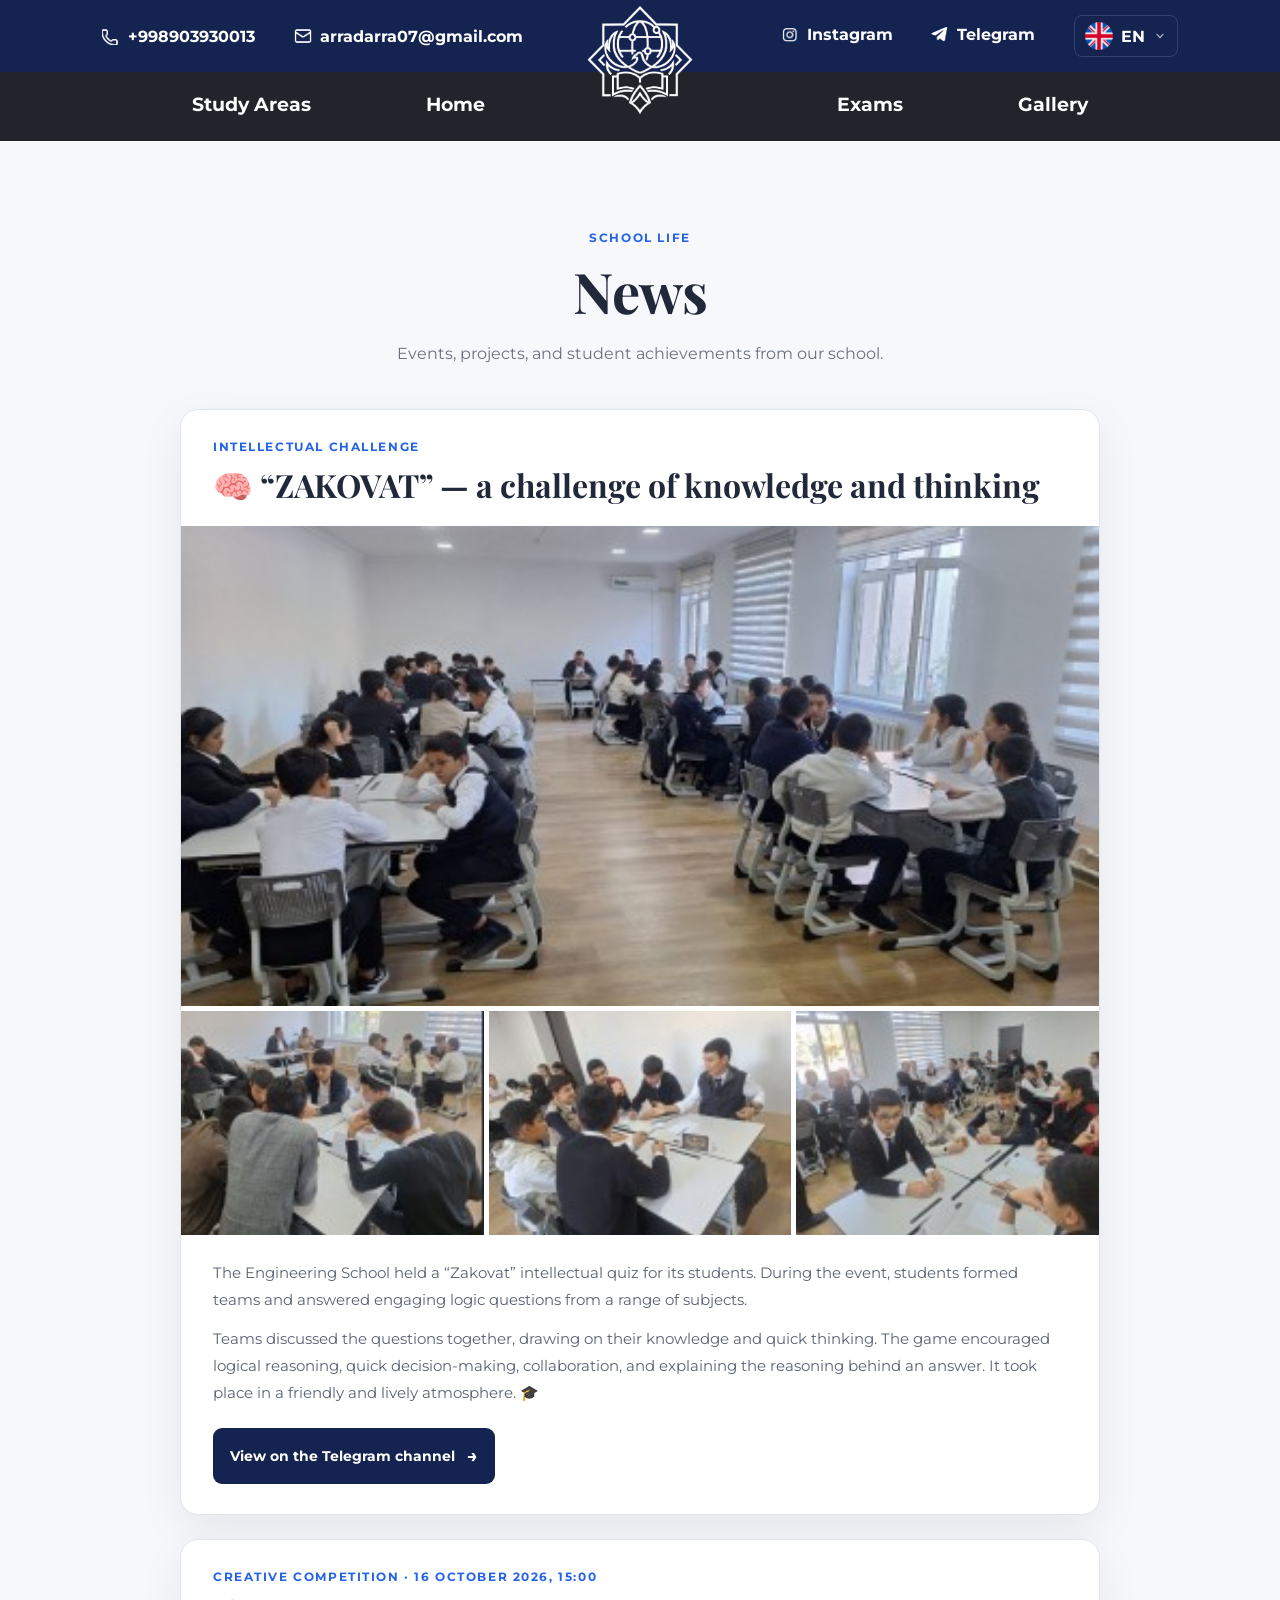
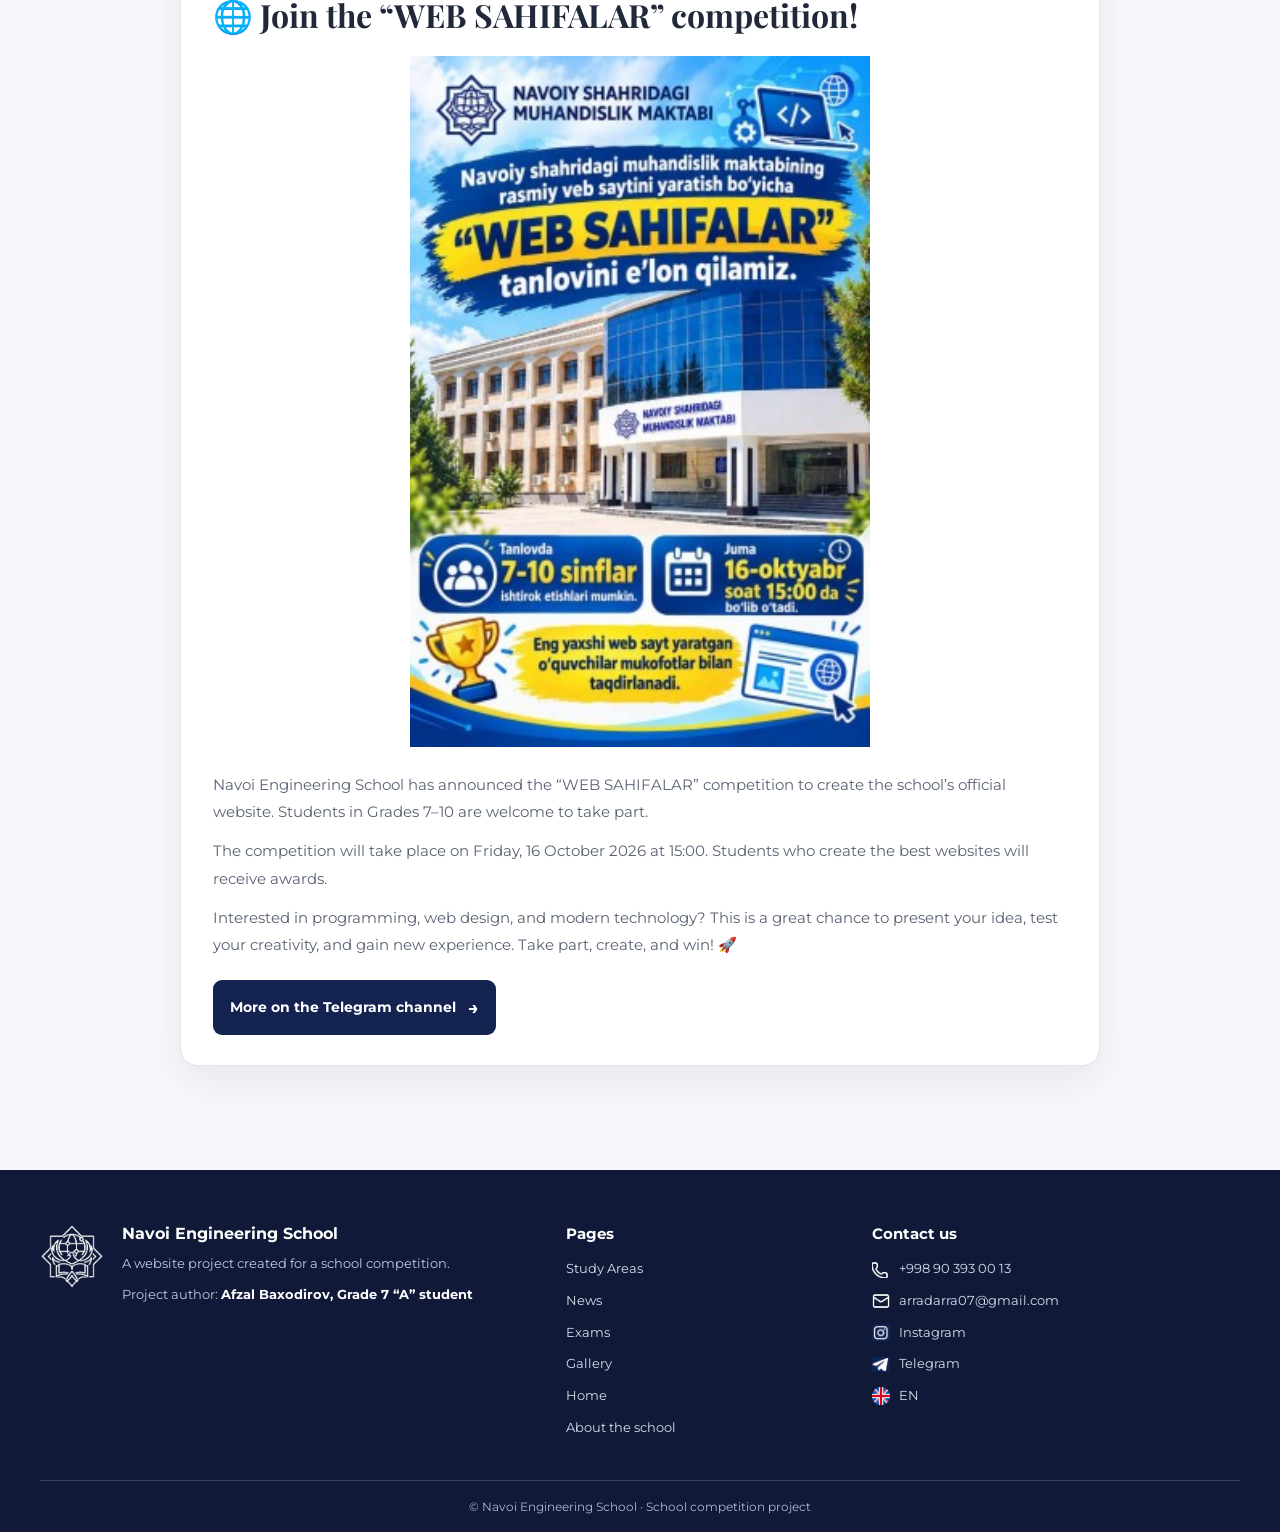
<file: ENG/pages/news.html>
<!doctype html>
<html lang="en">
<head>
    <meta charset="utf-8">
    <meta name="viewport" content="width=device-width, initial-scale=1">
    <meta name="description" content="News from Navoi Engineering School.">
    <title>News — Navoi Engineering School</title>
    <link rel="stylesheet" href="../../style.css">
    <link rel="preconnect" href="https://fonts.googleapis.com">
    <link rel="preconnect" href="https://fonts.gstatic.com" crossorigin>
    <link href="https://fonts.googleapis.com/css2?family=Montserrat:wght@400;500;600;700&family=Playfair+Display:wght@500;600;700&display=swap" rel="stylesheet">
</head>
<body class="gallery-document">
<header>

                <img src="../../images/school's emblem/Global Wings Knowledge Emblem.png" alt="" height="120" width="120" class="emblem">


                <div class="top_header">

                    <ul class="top_header_left">
                        <li class="number"><img class="header_icon" src="../../images/icons/phone.png" alt="">+998903930013</li>
                        <li class="gmail"><img class="header_icon" src="../../images/icons/gmail.png" alt="">arradarra07@gmail.com</li>
                    </ul>

                    <ul class="top_header_right">
                        <li><a class="instagram" href="https://www.instagram.com/navoiy_muhandislik_maktabi?psln=bW1hM2s2ZDJvanhv"><img class="header_icon" src="../../images/icons/instagram.png" alt="">Instagram</a></li>
                        <li><a class="telegram" href="https://t.me/Maqsaddan_Yuksak_natijagacha"><img class="header_icon" src="../../images/icons/telegram.png" alt="">Telegram</a></li>
                        <li class="language-selector">
                            <details class="lang" data-current-language="en">
                                <summary class="lang_button">
                                    <img class="language-current-flag language-current-flag--uzb" src="../../images/icons/uzb-flag.png" alt="">
                                    <img class="language-current-flag language-current-flag--ru" src="../../images/icons/rus-flagpng.png" alt="">
                                    <img class="language-current-flag language-current-flag--en" src="../../images/icons/uk-flag.png" alt="">
                                    <span class="language-code language-code--uzb">UZ</span>
                                    <span class="language-code language-code--ru">RU</span>
                                    <span class="language-code language-code--en">EN</span>
                                    <img class="lang_arrow" src="../../images/icons/down.png" alt="">
                                </summary>
                                <ul class="language-menu">
                                    <li><a class="language-option" href="../../news.html"><span>UZ</span><img src="../../images/icons/uzb-flag.png" alt=""></a></li>
                                    <li><a class="language-option" href="../../RUS/pages/news.html"><span>RU</span><img src="../../images/icons/rus-flagpng.png" alt=""></a></li>
                                    <li><a class="language-option is-current" href="news.html" aria-current="page"><span>EN</span><img src="../../images/icons/uk-flag.png" alt=""></a></li>
                                </ul>
                            </details>
                        </li>
                    </ul>


                </div>

                <div class="bottom_header">
    <ul class="bottom_header_left">
<li><a href="directions.html" class="directions page">Study Areas</a></li>
<li><a href="../index.html" class="home page">Home</a></li>
    </ul>
    <ul class="bottom_header_right">
<li><a href="exams.html" class="exams page">Exams</a></li>
<li><a href="gallery.html" class="gallery page">Gallery</a></li>
    </ul>
</div>
            </header>
<main class="news-page">
    <section class="news-page__intro">
        <p class="news-page__eyebrow">SCHOOL LIFE</p>
        <h1>News</h1>
        <p>Events, projects, and student achievements from our school.</p>
    </section>
    <section class="news-list" aria-label="School news">
        <article class="news-card">
            <div class="news-card__heading">
                <p class="news-card__category">INTELLECTUAL CHALLENGE</p>
                <h2>🧠 “ZAKOVAT” — a challenge of knowledge and thinking</h2>
            </div>
            <img class="news-card__cover" src="../../images/news/zakovat-main.jpg" alt="Engineering school students taking part in the Zakovat team quiz" loading="lazy">
            <div class="news-card__gallery" aria-label="Scenes from the Zakovat event">
                <img src="../../images/news/zakovat-team-1.jpg" alt="Student teams working through questions together" loading="lazy">
                <img src="../../images/news/zakovat-team-2.jpg" alt="A team discussion during the Zakovat quiz" loading="lazy">
                <img src="../../images/news/zakovat-team-3.jpg" alt="Participants answering logic questions" loading="lazy">
            </div>
            <div class="news-card__body">
                <p>The Engineering School held a “Zakovat” intellectual quiz for its students. During the event, students formed teams and answered engaging logic questions from a range of subjects.</p>
                <p>Teams discussed the questions together, drawing on their knowledge and quick thinking. The game encouraged logical reasoning, quick decision-making, collaboration, and explaining the reasoning behind an answer. It took place in a friendly and lively atmosphere. 🎓</p>
                <a class="news-card__source" href="https://t.me/Muhandislik_maktabi_Navoiy" target="_blank" rel="noopener noreferrer">View on the Telegram channel <span aria-hidden="true">→</span></a>
            </div>
        </article>
        <article class="news-card">
            <div class="news-card__heading">
                <p class="news-card__category">CREATIVE COMPETITION · 16 OCTOBER 2026, 15:00</p>
                <h2>🌐 Join the “WEB SAHIFALAR” competition!</h2>
            </div>
            <img class="news-card__cover news-card__cover--poster" src="../../images/news/web-contest-poster.jpg" alt="WEB SAHIFALAR website competition poster for Grades 7–10. The event is Friday, 16 October at 15:00." loading="lazy">
            <div class="news-card__body">
                <p>Navoi Engineering School has announced the “WEB SAHIFALAR” competition to create the school’s official website. Students in Grades 7–10 are welcome to take part.</p>
                <p>The competition will take place on Friday, 16 October 2026 at 15:00. Students who create the best websites will receive awards.</p>
                <p>Interested in programming, web design, and modern technology? This is a great chance to present your idea, test your creativity, and gain new experience. Take part, create, and win! 🚀</p>
                <a class="news-card__source" href="https://t.me/Muhandislik_maktabi_Navoiy" target="_blank" rel="noopener noreferrer">More on the Telegram channel <span aria-hidden="true">→</span></a>
            </div>
        </article>
    </section>
</main>
<footer class="site_footer">
            <div class="site_footer__content">
                <div class="site_footer__brand">
                    <img src="../../images/school's emblem/Global Wings Knowledge Emblem.png" alt="Navoi Engineering School emblem" class="site_footer__emblem">
                    <div>
                        <h2>Navoi Engineering School</h2>
                        <p>A website project created for a school competition.</p>
                        <p class="site_footer__author">Project author: <strong>Afzal Baxodirov, Grade 7 “A” student</strong></p>
                    </div>
                </div>
                <nav class="site_footer__nav" aria-label="Footer navigation">
                    <h3>Pages</h3>
                    <a href="directions.html">Study Areas</a>
                    <a href="news.html">News</a>
                    <a href="exams.html">Exams</a>
                    <a href="gallery.html">Gallery</a>
                    <a href="../index.html">Home</a>
                    <a href="../index.html#about">About the school</a>
                </nav>
                <div class="site_footer__contact">
                    <h3>Contact us</h3>
                    <a href="tel:+998903930013"><img src="../../images/icons/phone.png" alt="">+998 90 393 00 13</a>
                    <a href="mailto:arradarra07@gmail.com"><img src="../../images/icons/gmail.png" alt="">arradarra07@gmail.com</a>
                    <a href="https://www.instagram.com/navoiy_muhandislik_maktabi?psln=bW1hM2s2ZDJvanhv"><img src="../../images/icons/instagram.png" alt="">Instagram</a>
                    <a href="https://t.me/Maqsaddan_Yuksak_natijagacha"><img src="../../images/icons/telegram.png" alt="">Telegram</a>
                    <span class="site_footer__language"><img src="../../images/icons/uk-flag.png" alt="">EN</span>
                </div>
            </div>
            <div class="site_footer__bottom">© Navoi Engineering School · School competition project</div>
        </footer>
</body>
</html>
</file>
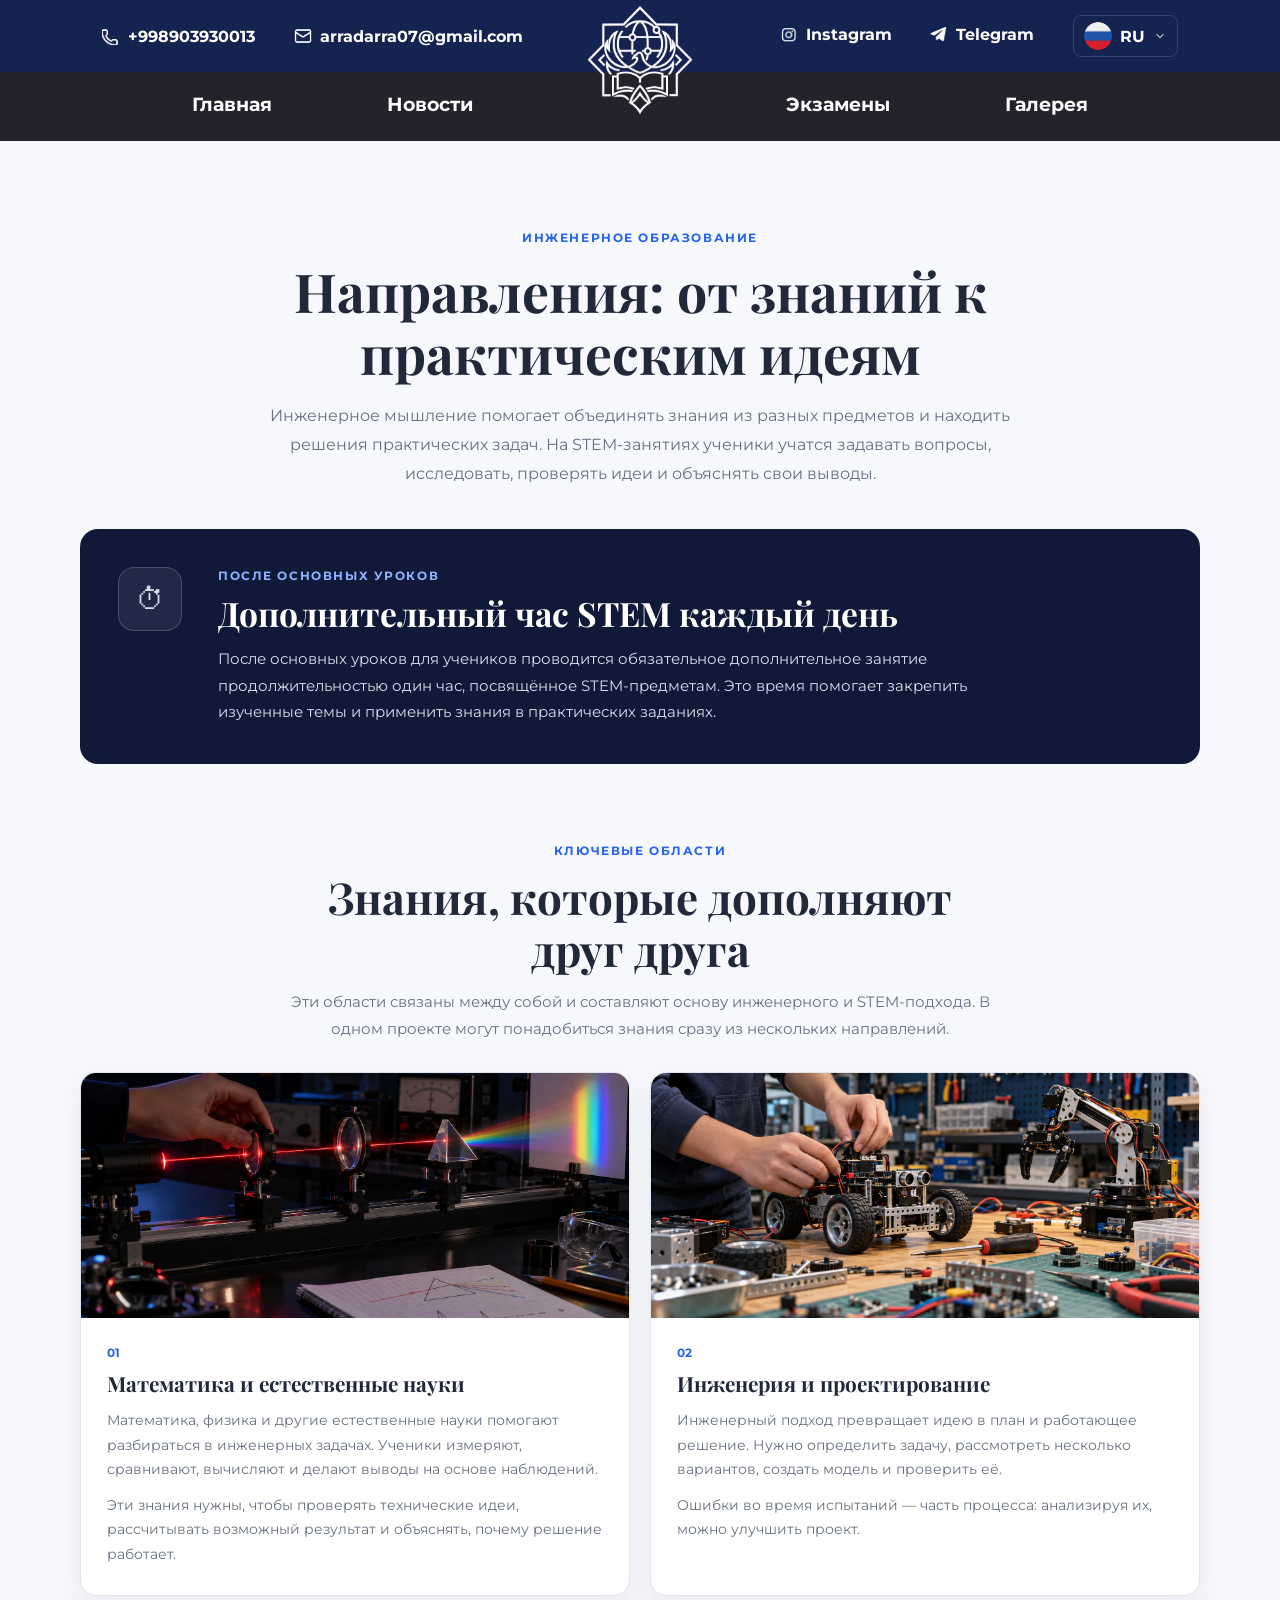
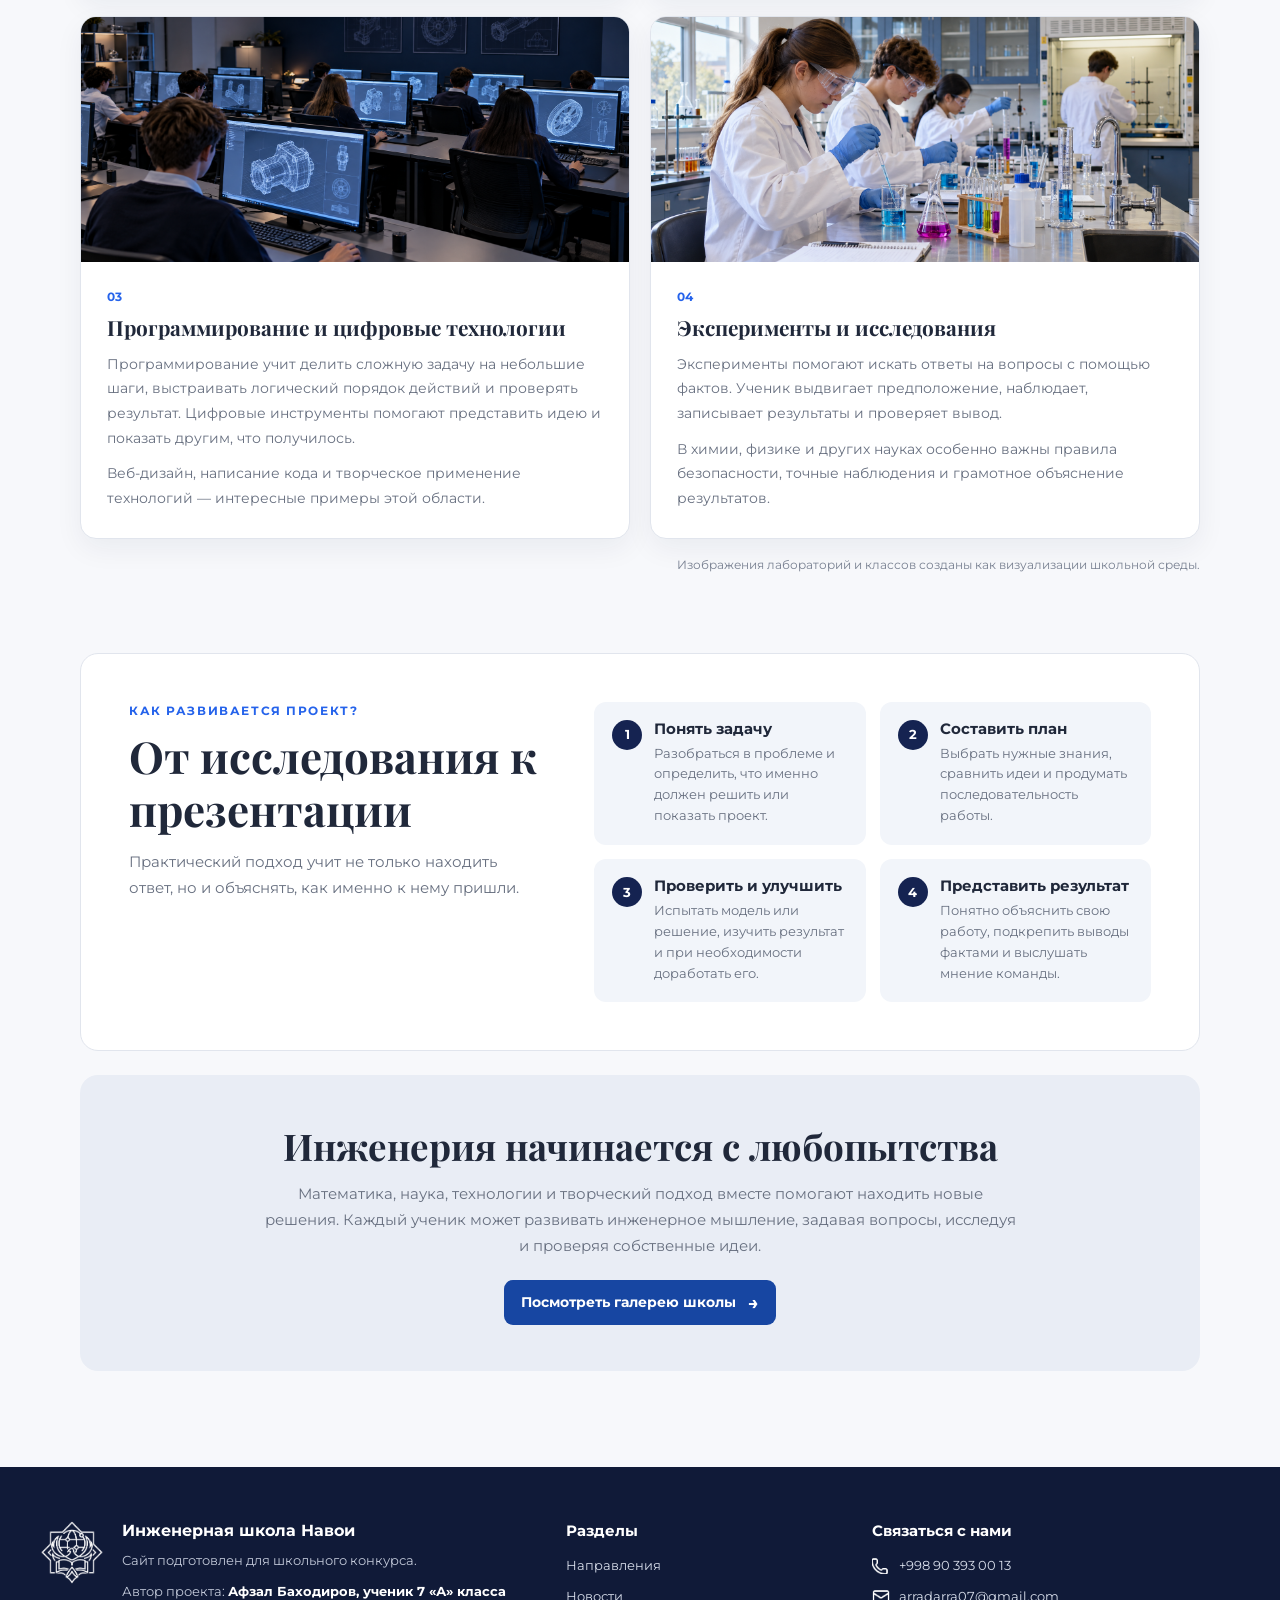
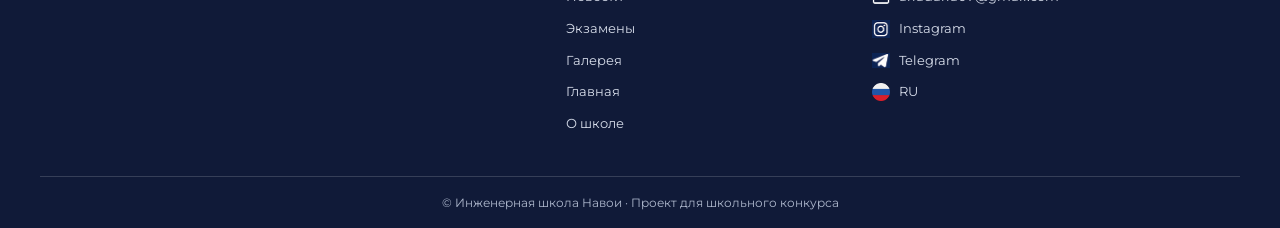
<file: RUS/pages/directions.html>
<!doctype html>
<html lang="ru">
<head>
    <meta charset="utf-8">
    <meta name="viewport" content="width=device-width, initial-scale=1">
    <meta name="description" content="Учебные направления Инженерной школы Навои.">
    <title>Направления — Инженерная школа Навои</title>
    <link rel="stylesheet" href="../../style.css">
    <link rel="preconnect" href="https://fonts.googleapis.com">
    <link rel="preconnect" href="https://fonts.gstatic.com" crossorigin>
    <link href="https://fonts.googleapis.com/css2?family=Montserrat:wght@400;500;600;700&family=Playfair+Display:wght@500;600;700&display=swap" rel="stylesheet">
</head>
<body class="gallery-document">
<header>

                <img src="../../images/school's emblem/Global Wings Knowledge Emblem.png" alt="" height="120" width="120" class="emblem">


                <div class="top_header">

                    <ul class="top_header_left">
                        <li class="number"><img class="header_icon" src="../../images/icons/phone.png" alt="">+998903930013</li>
                        <li class="gmail"><img class="header_icon" src="../../images/icons/gmail.png" alt="">arradarra07@gmail.com</li>
                    </ul>

                    <ul class="top_header_right">
                        <li><a class="instagram" href="https://www.instagram.com/navoiy_muhandislik_maktabi?psln=bW1hM2s2ZDJvanhv"><img class="header_icon" src="../../images/icons/instagram.png" alt="">Instagram</a></li>
                        <li><a class="telegram" href="https://t.me/Maqsaddan_Yuksak_natijagacha"><img class="header_icon" src="../../images/icons/telegram.png" alt="">Telegram</a></li>
                        <li class="language-selector">
                            <details class="lang" data-current-language="ru">
                                <summary class="lang_button">
                                    <img class="language-current-flag language-current-flag--uzb" src="../../images/icons/uzb-flag.png" alt="">
                                    <img class="language-current-flag language-current-flag--ru" src="../../images/icons/rus-flagpng.png" alt="">
                                    <img class="language-current-flag language-current-flag--en" src="../../images/icons/uk-flag.png" alt="">
                                    <span class="language-code language-code--uzb">UZ</span>
                                    <span class="language-code language-code--ru">RU</span>
                                    <span class="language-code language-code--en">EN</span>
                                    <img class="lang_arrow" src="../../images/icons/down.png" alt="">
                                </summary>
                                <ul class="language-menu"><li><a class="language-option" href="../../directions.html"><span>UZ</span><img src="../../images/icons/uzb-flag.png" alt=""></a></li><li><a class="language-option is-current" href="directions.html" aria-current="page"><span>RU</span><img src="../../images/icons/rus-flagpng.png" alt=""></a></li><li><a class="language-option" href="../../ENG/pages/directions.html"><span>EN</span><img src="../../images/icons/uk-flag.png" alt=""></a></li></ul>
                            </details>
                        </li>
                    </ul>


                </div>

                <div class="bottom_header">
    <ul class="bottom_header_left">
<li><a href="../index.html" class="home page">Главная</a></li>
<li><a href="news.html" class="news page">Новости</a></li>
    </ul>
    <ul class="bottom_header_right">
<li><a href="exams.html" class="exams page">Экзамены</a></li>
<li><a href="gallery.html" class="gallery page">Галерея</a></li>
    </ul>
</div>
            </header>
<main class="directions-page">
    <section class="directions-intro">
        <p class="directions-eyebrow">ИНЖЕНЕРНОЕ ОБРАЗОВАНИЕ</p>
        <h1>Направления: от знаний к практическим идеям</h1>
        <p>Инженерное мышление помогает объединять знания из разных предметов и находить решения практических задач. На STEM-занятиях ученики учатся задавать вопросы, исследовать, проверять идеи и объяснять свои выводы.</p>
    </section>

    <section class="directions-highlight" aria-label="О STEM-занятиях">
        <div class="directions-highlight__icon" aria-hidden="true">⏱</div>
        <div><p class="directions-eyebrow">ПОСЛЕ ОСНОВНЫХ УРОКОВ</p><h2>Дополнительный час STEM каждый день</h2><p>После основных уроков для учеников проводится обязательное дополнительное занятие продолжительностью один час, посвящённое STEM-предметам. Это время помогает закрепить изученные темы и применить знания в практических заданиях.</p></div>
    </section>

    <section class="directions-section">
        <div class="directions-section__heading">
            <p class="directions-eyebrow">КЛЮЧЕВЫЕ ОБЛАСТИ</p>
            <h2>Знания, которые дополняют друг друга</h2>
            <p>Эти области связаны между собой и составляют основу инженерного и STEM-подхода. В одном проекте могут понадобиться знания сразу из нескольких направлений.</p>
        </div>
        <div class="direction-cards">
            <article class="direction-card">
                <img src="../../images/school/gallery-physics-lab-v2.png" alt="Физическая лаборатория с опытом по оптике" loading="lazy">
                <div class="direction-card__content"><span class="direction-card__number">01</span><h3>Математика и естественные науки</h3><p>Математика, физика и другие естественные науки помогают разбираться в инженерных задачах. Ученики измеряют, сравнивают, вычисляют и делают выводы на основе наблюдений.</p><p>Эти знания нужны, чтобы проверять технические идеи, рассчитывать возможный результат и объяснять, почему решение работает.</p></div>
            </article>
            <article class="direction-card">
                <img src="../../images/school/gallery-stem-lab-v2.png" alt="STEM-лаборатория для занятий робототехникой и инженерными проектами" loading="lazy">
                <div class="direction-card__content"><span class="direction-card__number">02</span><h3>Инженерия и проектирование</h3><p>Инженерный подход превращает идею в план и работающее решение. Нужно определить задачу, рассмотреть несколько вариантов, создать модель и проверить её.</p><p>Ошибки во время испытаний — часть процесса: анализируя их, можно улучшить проект.</p></div>
            </article>
            <article class="direction-card">
                <img src="../../images/school/gallery-computer-class-v2.png" alt="Ученики работают над цифровым проектом в компьютерном классе" loading="lazy">
                <div class="direction-card__content"><span class="direction-card__number">03</span><h3>Программирование и цифровые технологии</h3><p>Программирование учит делить сложную задачу на небольшие шаги, выстраивать логический порядок действий и проверять результат. Цифровые инструменты помогают представить идею и показать другим, что получилось.</p><p>Веб-дизайн, написание кода и творческое применение технологий — интересные примеры этой области.</p></div>
            </article>
            <article class="direction-card">
                <img src="../../images/school/gallery-chemistry-lab-v2.png" alt="Ученики проводят опыт в химической лаборатории" loading="lazy">
                <div class="direction-card__content"><span class="direction-card__number">04</span><h3>Эксперименты и исследования</h3><p>Эксперименты помогают искать ответы на вопросы с помощью фактов. Ученик выдвигает предположение, наблюдает, записывает результаты и проверяет вывод.</p><p>В химии, физике и других науках особенно важны правила безопасности, точные наблюдения и грамотное объяснение результатов.</p></div>
            </article>
        </div>
        <p class="directions-visual-note">Изображения лабораторий и классов созданы как визуализации школьной среды.</p>
    </section>

    <section class="directions-process">
        <div class="directions-process__intro"><p class="directions-eyebrow">КАК РАЗВИВАЕТСЯ ПРОЕКТ?</p><h2>От исследования к презентации</h2><p>Практический подход учит не только находить ответ, но и объяснять, как именно к нему пришли.</p></div>
        <ol class="directions-steps">
            <li><span>1</span><div><h3>Понять задачу</h3><p>Разобраться в проблеме и определить, что именно должен решить или показать проект.</p></div></li>
            <li><span>2</span><div><h3>Составить план</h3><p>Выбрать нужные знания, сравнить идеи и продумать последовательность работы.</p></div></li>
            <li><span>3</span><div><h3>Проверить и улучшить</h3><p>Испытать модель или решение, изучить результат и при необходимости доработать его.</p></div></li>
            <li><span>4</span><div><h3>Представить результат</h3><p>Понятно объяснить свою работу, подкрепить выводы фактами и выслушать мнение команды.</p></div></li>
        </ol>
    </section>

    <section class="directions-outro">
        <h2>Инженерия начинается с любопытства</h2>
        <p>Математика, наука, технологии и творческий подход вместе помогают находить новые решения. Каждый ученик может развивать инженерное мышление, задавая вопросы, исследуя и проверяя собственные идеи.</p>
        <a href="gallery.html">Посмотреть галерею школы <span aria-hidden="true">→</span></a>
    </section>
</main>
<footer class="site_footer">
            <div class="site_footer__content">
                <div class="site_footer__brand">
                    <img src="../../images/school's emblem/Global Wings Knowledge Emblem.png" alt="Эмблема Инженерной школы Навои" class="site_footer__emblem">
                    <div>
                        <h2>Инженерная школа Навои</h2>
                        <p>Сайт подготовлен для школьного конкурса.</p>
                        <p class="site_footer__author">Автор проекта: <strong>Афзал Баходиров, ученик 7 «А» класса</strong></p>
                    </div>
                </div>

                <nav class="site_footer__nav" aria-label="Навигация внизу страницы">
                    <h3>Разделы</h3>
                    <a href="directions.html">Направления</a>
                    <a href="news.html">Новости</a>
                    <a href="exams.html">Экзамены</a>
                    <a href="gallery.html">Галерея</a>
                    <a href="../index.html">Главная</a>
                    <a href="../index.html#about">О школе</a>
                </nav>

                <div class="site_footer__contact">
                    <h3>Связаться с нами</h3>
                    <a href="tel:+998903930013"><img src="../../images/icons/phone.png" alt="">+998 90 393 00 13</a>
                    <a href="mailto:arradarra07@gmail.com"><img src="../../images/icons/gmail.png" alt="">arradarra07@gmail.com</a>
                    <a href="https://www.instagram.com/navoiy_muhandislik_maktabi?psln=bW1hM2s2ZDJvanhv"><img src="../../images/icons/instagram.png" alt="">Instagram</a>
                    <a href="https://t.me/Maqsaddan_Yuksak_natijagacha"><img src="../../images/icons/telegram.png" alt="">Telegram</a>
                    <span class="site_footer__language"><img src="../../images/icons/rus-flagpng.png" alt="">RU</span>
                </div>
            </div>
            <div class="site_footer__bottom">© Инженерная школа Навои · Проект для школьного конкурса</div>
        </footer>
</body>
</html>
</file>
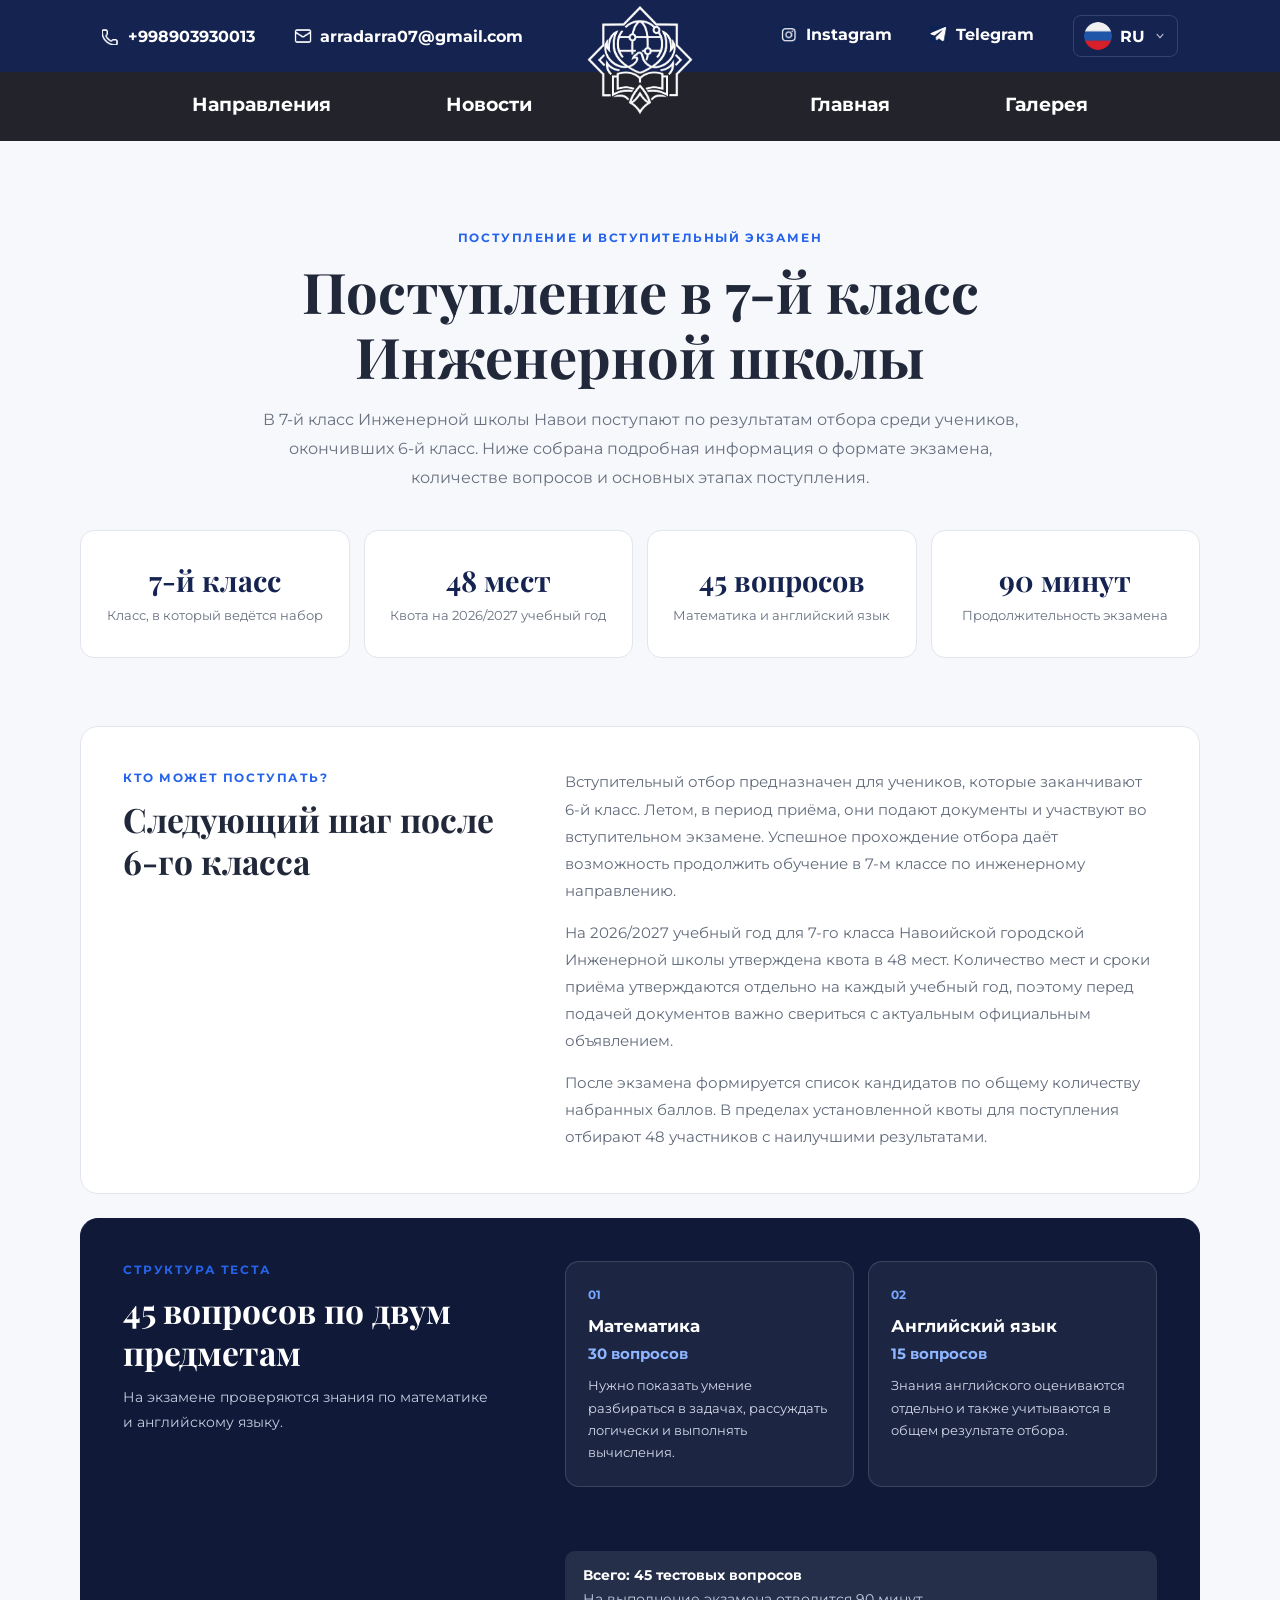
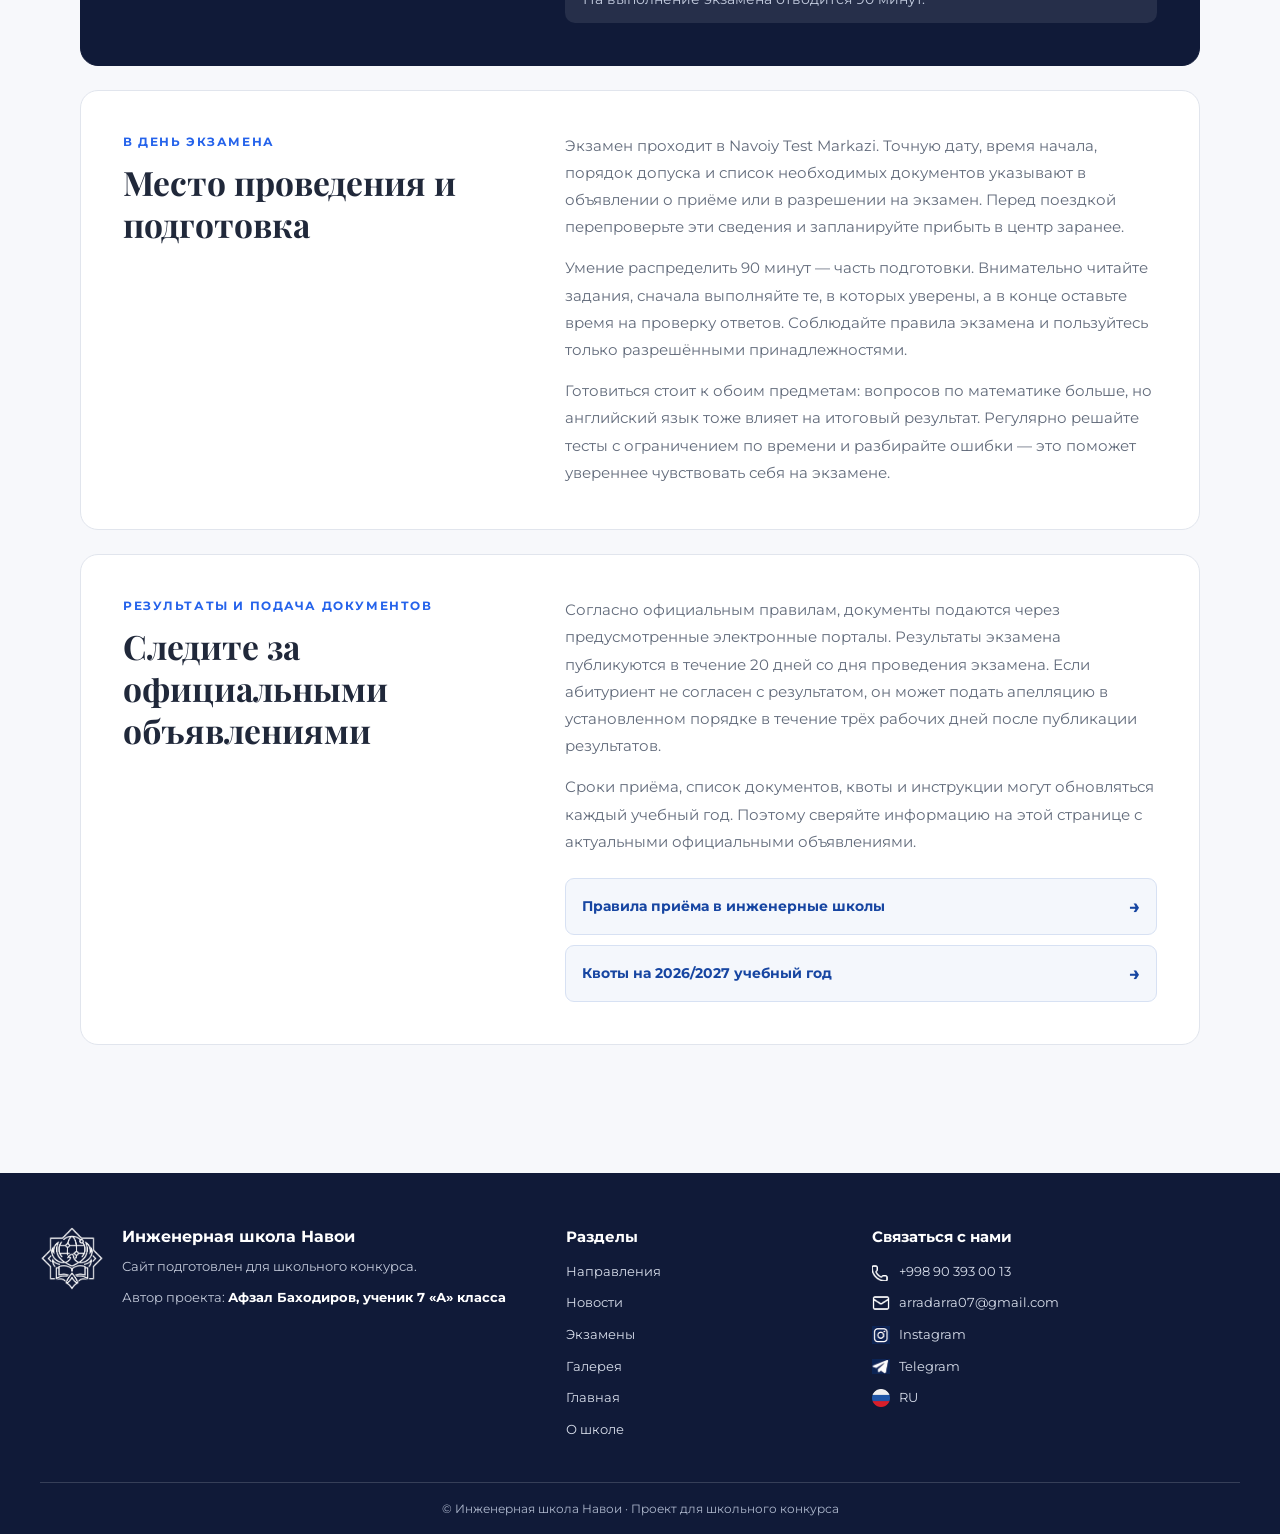
<file: RUS/pages/exams.html>
<!doctype html>
<html lang="ru">
<head>
    <meta charset="utf-8">
    <meta name="viewport" content="width=device-width, initial-scale=1">
    <meta name="description" content="Страница экзаменов Инженерной школы Навои.">
    <title>Экзамены — Инженерная школа Навои</title>
    <link rel="stylesheet" href="../../style.css">
    <link rel="preconnect" href="https://fonts.googleapis.com">
    <link rel="preconnect" href="https://fonts.gstatic.com" crossorigin>
    <link href="https://fonts.googleapis.com/css2?family=Montserrat:wght@400;500;600;700&family=Playfair+Display:wght@500;600;700&display=swap" rel="stylesheet">
</head>
<body class="gallery-document">
<header>

                <img src="../../images/school's emblem/Global Wings Knowledge Emblem.png" alt="" height="120" width="120" class="emblem">


                <div class="top_header">

                    <ul class="top_header_left">
                        <li class="number"><img class="header_icon" src="../../images/icons/phone.png" alt="">+998903930013</li>
                        <li class="gmail"><img class="header_icon" src="../../images/icons/gmail.png" alt="">arradarra07@gmail.com</li>
                    </ul>

                    <ul class="top_header_right">
                        <li><a class="instagram" href="https://www.instagram.com/navoiy_muhandislik_maktabi?psln=bW1hM2s2ZDJvanhv"><img class="header_icon" src="../../images/icons/instagram.png" alt="">Instagram</a></li>
                        <li><a class="telegram" href="https://t.me/Maqsaddan_Yuksak_natijagacha"><img class="header_icon" src="../../images/icons/telegram.png" alt="">Telegram</a></li>
                        <li class="language-selector">
                            <details class="lang" data-current-language="ru">
                                <summary class="lang_button">
                                    <img class="language-current-flag language-current-flag--uzb" src="../../images/icons/uzb-flag.png" alt="">
                                    <img class="language-current-flag language-current-flag--ru" src="../../images/icons/rus-flagpng.png" alt="">
                                    <img class="language-current-flag language-current-flag--en" src="../../images/icons/uk-flag.png" alt="">
                                    <span class="language-code language-code--uzb">UZ</span>
                                    <span class="language-code language-code--ru">RU</span>
                                    <span class="language-code language-code--en">EN</span>
                                    <img class="lang_arrow" src="../../images/icons/down.png" alt="">
                                </summary>
                                <ul class="language-menu">
                                    <li><a class="language-option" href="../../exams.html"><span>UZ</span><img src="../../images/icons/uzb-flag.png" alt=""></a></li>
                                    <li><a class="language-option is-current" href="exams.html" aria-current="page"><span>RU</span><img src="../../images/icons/rus-flagpng.png" alt=""></a></li>
                                    <li><a class="language-option" href="../../ENG/pages/exams.html"><span>EN</span><img src="../../images/icons/uk-flag.png" alt=""></a></li>
                                </ul>
                            </details>
                        </li>
                    </ul>


                </div>

                <div class="bottom_header">
    <ul class="bottom_header_left">
<li><a href="directions.html" class="directions page">Направления</a></li>
<li><a href="news.html" class="news page">Новости</a></li>
    </ul>
    <ul class="bottom_header_right">
<li><a href="../index.html" class="home page">Главная</a></li>
<li><a href="gallery.html" class="gallery page">Галерея</a></li>
    </ul>
</div>
            </header>
<main class="exam-page">
    <section class="exam-page__intro">
        <p class="exam-page__eyebrow">ПОСТУПЛЕНИЕ И ВСТУПИТЕЛЬНЫЙ ЭКЗАМЕН</p>
        <h1>Поступление в 7-й класс Инженерной школы</h1>
        <p>В 7-й класс Инженерной школы Навои поступают по результатам отбора среди учеников, окончивших 6-й класс. Ниже собрана подробная информация о формате экзамена, количестве вопросов и основных этапах поступления.</p>
    </section>

    <section class="exam-facts" aria-label="Кратко об экзамене">
        <article class="exam-fact"><strong>7-й класс</strong><span>Класс, в который ведётся набор</span></article>
        <article class="exam-fact"><strong>48 мест</strong><span>Квота на 2026/2027 учебный год</span></article>
        <article class="exam-fact"><strong>45 вопросов</strong><span>Математика и английский язык</span></article>
        <article class="exam-fact"><strong>90 минут</strong><span>Продолжительность экзамена</span></article>
    </section>

    <section class="exam-section">
        <div class="exam-section__heading"><p class="exam-page__eyebrow">КТО МОЖЕТ ПОСТУПАТЬ?</p><h2>Следующий шаг после 6-го класса</h2></div>
        <div class="exam-section__text">
            <p>Вступительный отбор предназначен для учеников, которые заканчивают 6-й класс. Летом, в период приёма, они подают документы и участвуют во вступительном экзамене. Успешное прохождение отбора даёт возможность продолжить обучение в 7-м классе по инженерному направлению.</p>
            <p>На 2026/2027 учебный год для 7-го класса Навоийской городской Инженерной школы утверждена квота в 48 мест. Количество мест и сроки приёма утверждаются отдельно на каждый учебный год, поэтому перед подачей документов важно свериться с актуальным официальным объявлением.</p>
            <p>После экзамена формируется список кандидатов по общему количеству набранных баллов. В пределах установленной квоты для поступления отбирают 48 участников с наилучшими результатами.</p>
        </div>
    </section>

    <section class="exam-section exam-section--highlight">
        <div class="exam-section__heading"><p class="exam-page__eyebrow">СТРУКТУРА ТЕСТА</p><h2>45 вопросов по двум предметам</h2><p>На экзамене проверяются знания по математике и английскому языку.</p></div>
        <div class="exam-subjects">
            <article class="exam-subject"><span class="exam-subject__number">01</span><h3>Математика</h3><strong>30 вопросов</strong><p>Нужно показать умение разбираться в задачах, рассуждать логически и выполнять вычисления.</p></article>
            <article class="exam-subject"><span class="exam-subject__number">02</span><h3>Английский язык</h3><strong>15 вопросов</strong><p>Знания английского оцениваются отдельно и также учитываются в общем результате отбора.</p></article>
        </div>
        <div class="exam-total"><strong>Всего: 45 тестовых вопросов</strong><span>На выполнение экзамена отводится 90 минут.</span></div>
    </section>

    <section class="exam-section">
        <div class="exam-section__heading"><p class="exam-page__eyebrow">В ДЕНЬ ЭКЗАМЕНА</p><h2>Место проведения и подготовка</h2></div>
        <div class="exam-section__text">
            <p>Экзамен проходит в Navoiy Test Markazi. Точную дату, время начала, порядок допуска и список необходимых документов указывают в объявлении о приёме или в разрешении на экзамен. Перед поездкой перепроверьте эти сведения и запланируйте прибыть в центр заранее.</p>
            <p>Умение распределить 90 минут — часть подготовки. Внимательно читайте задания, сначала выполняйте те, в которых уверены, а в конце оставьте время на проверку ответов. Соблюдайте правила экзамена и пользуйтесь только разрешёнными принадлежностями.</p>
            <p>Готовиться стоит к обоим предметам: вопросов по математике больше, но английский язык тоже влияет на итоговый результат. Регулярно решайте тесты с ограничением по времени и разбирайте ошибки — это поможет увереннее чувствовать себя на экзамене.</p>
        </div>
    </section>

    <section class="exam-section exam-section--results">
        <div class="exam-section__heading"><p class="exam-page__eyebrow">РЕЗУЛЬТАТЫ И ПОДАЧА ДОКУМЕНТОВ</p><h2>Следите за официальными объявлениями</h2></div>
        <div class="exam-section__text">
            <p>Согласно официальным правилам, документы подаются через предусмотренные электронные порталы. Результаты экзамена публикуются в течение 20 дней со дня проведения экзамена. Если абитуриент не согласен с результатом, он может подать апелляцию в установленном порядке в течение трёх рабочих дней после публикации результатов.</p>
            <p>Сроки приёма, список документов, квоты и инструкции могут обновляться каждый учебный год. Поэтому сверяйте информацию на этой странице с актуальными официальными объявлениями.</p>
            <div class="exam-links"><a href="https://ariza.piima.uz/admission?type=muhandislik">Правила приёма в инженерные школы <span aria-hidden="true">→</span></a><a href="https://kabinet.piima.uz/api/file/portal/kvota/f3b895fe-8753-4d42-bfef-ef76d56e5044.pdf">Квоты на 2026/2027 учебный год <span aria-hidden="true">→</span></a></div>
        </div>
    </section>
</main>
<footer class="site_footer">
            <div class="site_footer__content">
                <div class="site_footer__brand">
                    <img src="../../images/school's emblem/Global Wings Knowledge Emblem.png" alt="Эмблема Инженерной школы Навои" class="site_footer__emblem">
                    <div>
                        <h2>Инженерная школа Навои</h2>
                        <p>Сайт подготовлен для школьного конкурса.</p>
                        <p class="site_footer__author">Автор проекта: <strong>Афзал Баходиров, ученик 7 «А» класса</strong></p>
                    </div>
                </div>

                <nav class="site_footer__nav" aria-label="Навигация внизу страницы">
                    <h3>Разделы</h3>
                    <a href="directions.html">Направления</a>
                    <a href="news.html">Новости</a>
                    <a href="exams.html">Экзамены</a>
                    <a href="gallery.html">Галерея</a>
                    <a href="../index.html">Главная</a>
                    <a href="../index.html#about">О школе</a>
                </nav>

                <div class="site_footer__contact">
                    <h3>Связаться с нами</h3>
                    <a href="tel:+998903930013"><img src="../../images/icons/phone.png" alt="">+998 90 393 00 13</a>
                    <a href="mailto:arradarra07@gmail.com"><img src="../../images/icons/gmail.png" alt="">arradarra07@gmail.com</a>
                    <a href="https://www.instagram.com/navoiy_muhandislik_maktabi?psln=bW1hM2s2ZDJvanhv"><img src="../../images/icons/instagram.png" alt="">Instagram</a>
                    <a href="https://t.me/Maqsaddan_Yuksak_natijagacha"><img src="../../images/icons/telegram.png" alt="">Telegram</a>
                    <span class="site_footer__language"><img src="../../images/icons/rus-flagpng.png" alt="">RU</span>
                </div>
            </div>
            <div class="site_footer__bottom">© Инженерная школа Навои · Проект для школьного конкурса</div>
        </footer>
</body>
</html>
</file>
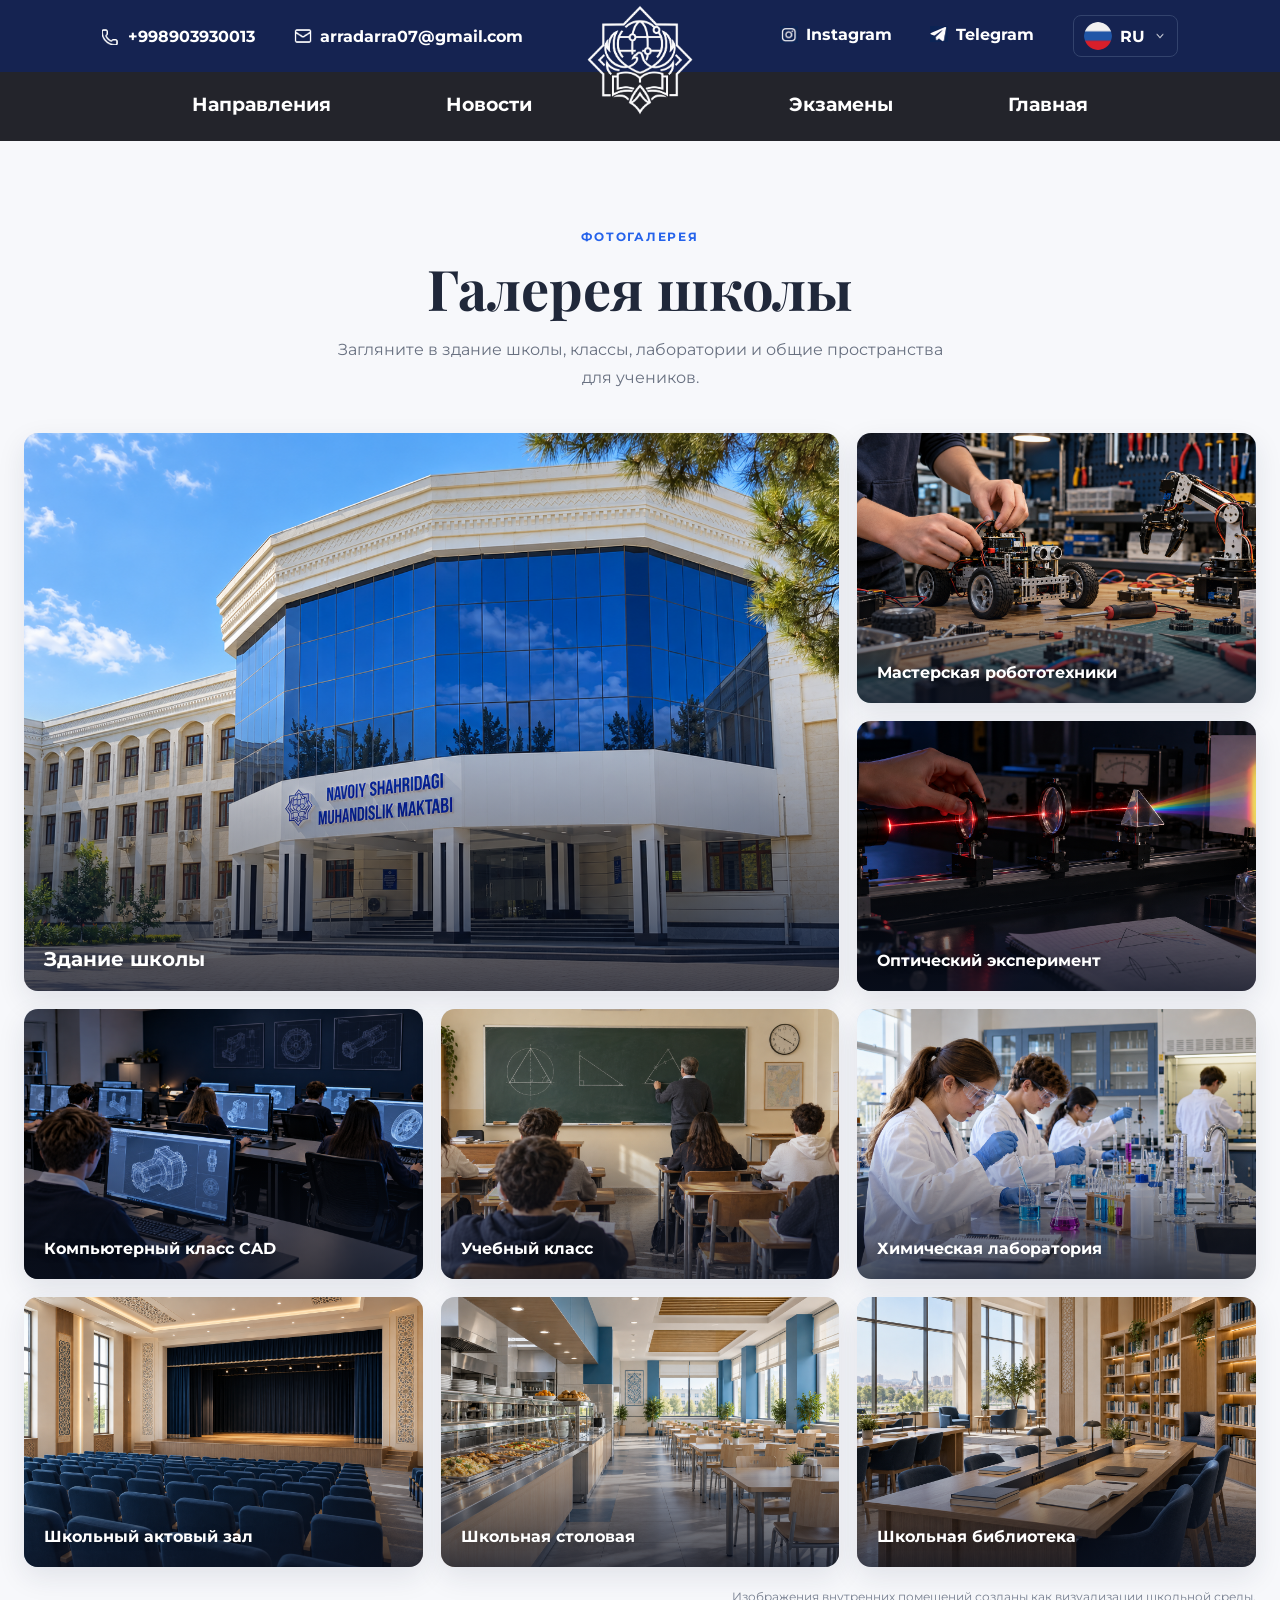
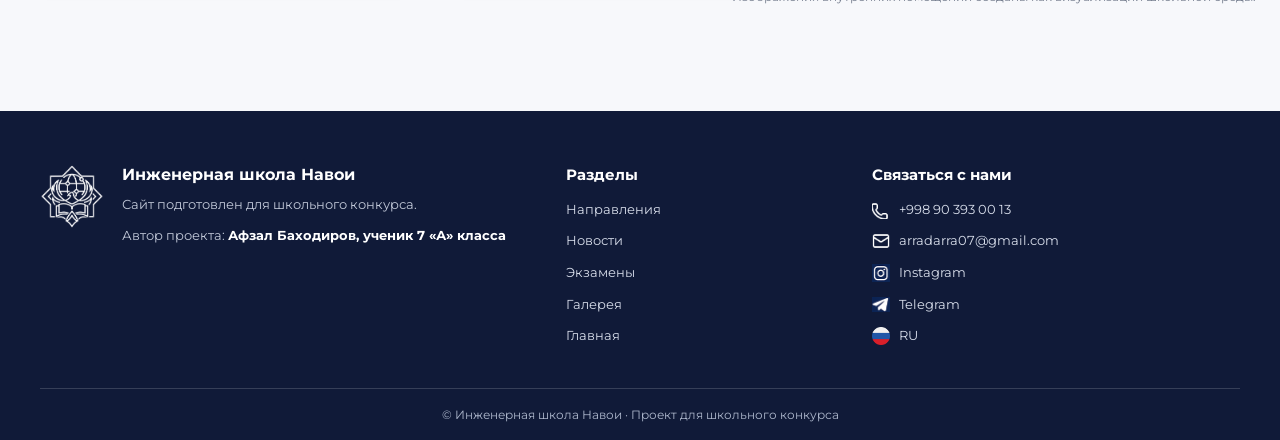
<file: RUS/pages/gallery.html>
<!doctype html>
<html lang="ru">
<head>
    <meta charset="utf-8">
    <meta name="viewport" content="width=device-width, initial-scale=1">
    <meta name="description" content="Посмотрите, как выглядят здание и территория Инженерной школы в Навои.">
    <title>Галерея школы — Инженерная школа Навои</title>
    <link rel="stylesheet" href="../../style.css">
    <link rel="preconnect" href="https://fonts.googleapis.com">
    <link rel="preconnect" href="https://fonts.gstatic.com" crossorigin>
    <link href="https://fonts.googleapis.com/css2?family=Montserrat:wght@400;500;600;700&family=Playfair+Display:wght@500;600;700&display=swap" rel="stylesheet">
</head>
<body class="gallery-document">
<header>

                <img src="../../images/school's emblem/Global Wings Knowledge Emblem.png" alt="" height="120" width="120" class="emblem">


                <div class="top_header">

                    <ul class="top_header_left">
                        <li class="number"><img class="header_icon" src="../../images/icons/phone.png" alt="">+998903930013</li>
                        <li class="gmail"><img class="header_icon" src="../../images/icons/gmail.png" alt="">arradarra07@gmail.com</li>
                    </ul>

                    <ul class="top_header_right">
                        <li><a class="instagram" href="https://www.instagram.com/navoiy_muhandislik_maktabi?psln=bW1hM2s2ZDJvanhv"><img class="header_icon" src="../../images/icons/instagram.png" alt="">Instagram</a></li>
                        <li><a class="telegram" href="https://t.me/Maqsaddan_Yuksak_natijagacha"><img class="header_icon" src="../../images/icons/telegram.png" alt="">Telegram</a></li>
                        <li class="language-selector">
                            <details class="lang" data-current-language="ru">
                                <summary class="lang_button">
                                    <img class="language-current-flag language-current-flag--uzb" src="../../images/icons/uzb-flag.png" alt="">
                                    <img class="language-current-flag language-current-flag--ru" src="../../images/icons/rus-flagpng.png" alt="">
                                    <img class="language-current-flag language-current-flag--en" src="../../images/icons/uk-flag.png" alt="">
                                    <span class="language-code language-code--uzb">UZ</span>
                                    <span class="language-code language-code--ru">RU</span>
                                    <span class="language-code language-code--en">EN</span>
                                    <img class="lang_arrow" src="../../images/icons/down.png" alt="">
                                </summary>
                                <ul class="language-menu">
                                    <li><a class="language-option" href="../../gallery.html"><span>UZ</span><img src="../../images/icons/uzb-flag.png" alt=""></a></li>
                                    <li><a class="language-option is-current" href="gallery.html" aria-current="page"><span>RU</span><img src="../../images/icons/rus-flagpng.png" alt=""></a></li>
                                    <li><a class="language-option" href="../../ENG/pages/gallery.html"><span>EN</span><img src="../../images/icons/uk-flag.png" alt=""></a></li>
                                </ul>
                            </details>
                        </li>
                    </ul>


                </div>

                <div class="bottom_header">
    <ul class="bottom_header_left">
<li><a href="directions.html" class="directions page">Направления</a></li>
<li><a href="news.html" class="news page">Новости</a></li>
    </ul>
    <ul class="bottom_header_right">
<li><a href="exams.html" class="exams page">Экзамены</a></li>
<li><a href="../index.html" class="home page">Главная</a></li>
    </ul>
</div>
            </header>
<main class="school-gallery-page">
    <div class="school-gallery-page__intro">
        <p class="school-gallery-page__eyebrow">ФОТОГАЛЕРЕЯ</p>
        <h1>Галерея школы</h1>
        <p>Загляните в здание школы, классы, лаборатории и общие пространства для учеников.</p>
    </div>
    <div class="school-gallery">
        <figure class="school-gallery__item school-gallery__item--feature">
                <img src="../../images/school-hero.png" alt="Главный фасад Инженерной школы в городе Навои." loading="eager" fetchpriority="high">
                <figcaption>Здание школы</figcaption>
            </figure>
        <figure class="school-gallery__item">
                <img src="../../images/school/gallery-stem-lab-v2.png" alt="Стол для сборки робота, инструменты и роботизированная рука." loading="lazy">
                <figcaption>Мастерская робототехники</figcaption>
            </figure>
        <figure class="school-gallery__item">
                <img src="../../images/school/gallery-physics-lab-v2.png" alt="Опыт с лучом света, линзами и призмой." loading="lazy">
                <figcaption>Оптический эксперимент</figcaption>
            </figure>
        <figure class="school-gallery__item">
                <img src="../../images/school/gallery-computer-class-v2.png" alt="Ряд мониторов с инженерными CAD-чертежами." loading="lazy">
                <figcaption>Компьютерный класс CAD</figcaption>
            </figure>
        <figure class="school-gallery__item">
                <img src="../../images/school/gallery-classroom-v2.png" alt="Урок геометрии у классной доски." loading="lazy">
                <figcaption>Учебный класс</figcaption>
            </figure>
            <figure class="school-gallery__item">
                <img src="../../images/school/gallery-chemistry-lab-v2.png" alt="Ученики в халатах и защитных очках проводят опыт в химической лаборатории." loading="lazy">
                <figcaption>Химическая лаборатория</figcaption>
            </figure>
        <figure class="school-gallery__item">
                <img src="../../images/school/gallery-assembly-hall-v2.png" alt="Школьный зал со сценой и рядами кресел." loading="lazy">
                <figcaption>Школьный актовый зал</figcaption>
            </figure>
        <figure class="school-gallery__item">
                <img src="../../images/school/gallery-cafeteria-v2.png" alt="Линия раздачи и столы в школьной столовой." loading="lazy">
                <figcaption>Школьная столовая</figcaption>
            </figure>
        <figure class="school-gallery__item">
                <img src="../../images/school/gallery-library-v2.png" alt="Школьная библиотека с книжными полками, столами для занятий и мягким дневным светом." loading="lazy">
                <figcaption>Школьная библиотека</figcaption>
            </figure>
</div>
    <p class="school-gallery-page__note">Изображения внутренних помещений созданы как визуализации школьной среды.</p>
</main>
<footer class="site_footer">
            <div class="site_footer__content">
                <div class="site_footer__brand">
                    <img src="../../images/school's emblem/Global Wings Knowledge Emblem.png" alt="Эмблема Инженерной школы Навои" class="site_footer__emblem">
                    <div>
                        <h2>Инженерная школа Навои</h2>
                        <p>Сайт подготовлен для школьного конкурса.</p>
                        <p class="site_footer__author">Автор проекта: <strong>Афзал Баходиров, ученик 7 «А» класса</strong></p>
                    </div>
                </div>

                <nav class="site_footer__nav" aria-label="Навигация внизу страницы">
                    <h3>Разделы</h3>
                    <a href="directions.html">Направления</a>
                    <a href="news.html">Новости</a>
                    <a href="exams.html">Экзамены</a>
                    <a href="gallery.html">Галерея</a>
                    <a href="../index.html">Главная</a>
                </nav>

                <div class="site_footer__contact">
                    <h3>Связаться с нами</h3>
                    <a href="tel:+998903930013"><img src="../../images/icons/phone.png" alt="">+998 90 393 00 13</a>
                    <a href="mailto:arradarra07@gmail.com"><img src="../../images/icons/gmail.png" alt="">arradarra07@gmail.com</a>
                    <a href="https://www.instagram.com/navoiy_muhandislik_maktabi?psln=bW1hM2s2ZDJvanhv"><img src="../../images/icons/instagram.png" alt="">Instagram</a>
                    <a href="https://t.me/Maqsaddan_Yuksak_natijagacha"><img src="../../images/icons/telegram.png" alt="">Telegram</a>
                    <span class="site_footer__language"><img src="../../images/icons/rus-flagpng.png" alt="">RU</span>
                </div>
            </div>
            <div class="site_footer__bottom">© Инженерная школа Навои · Проект для школьного конкурса</div>
        </footer>
</body>
</html>
</file>
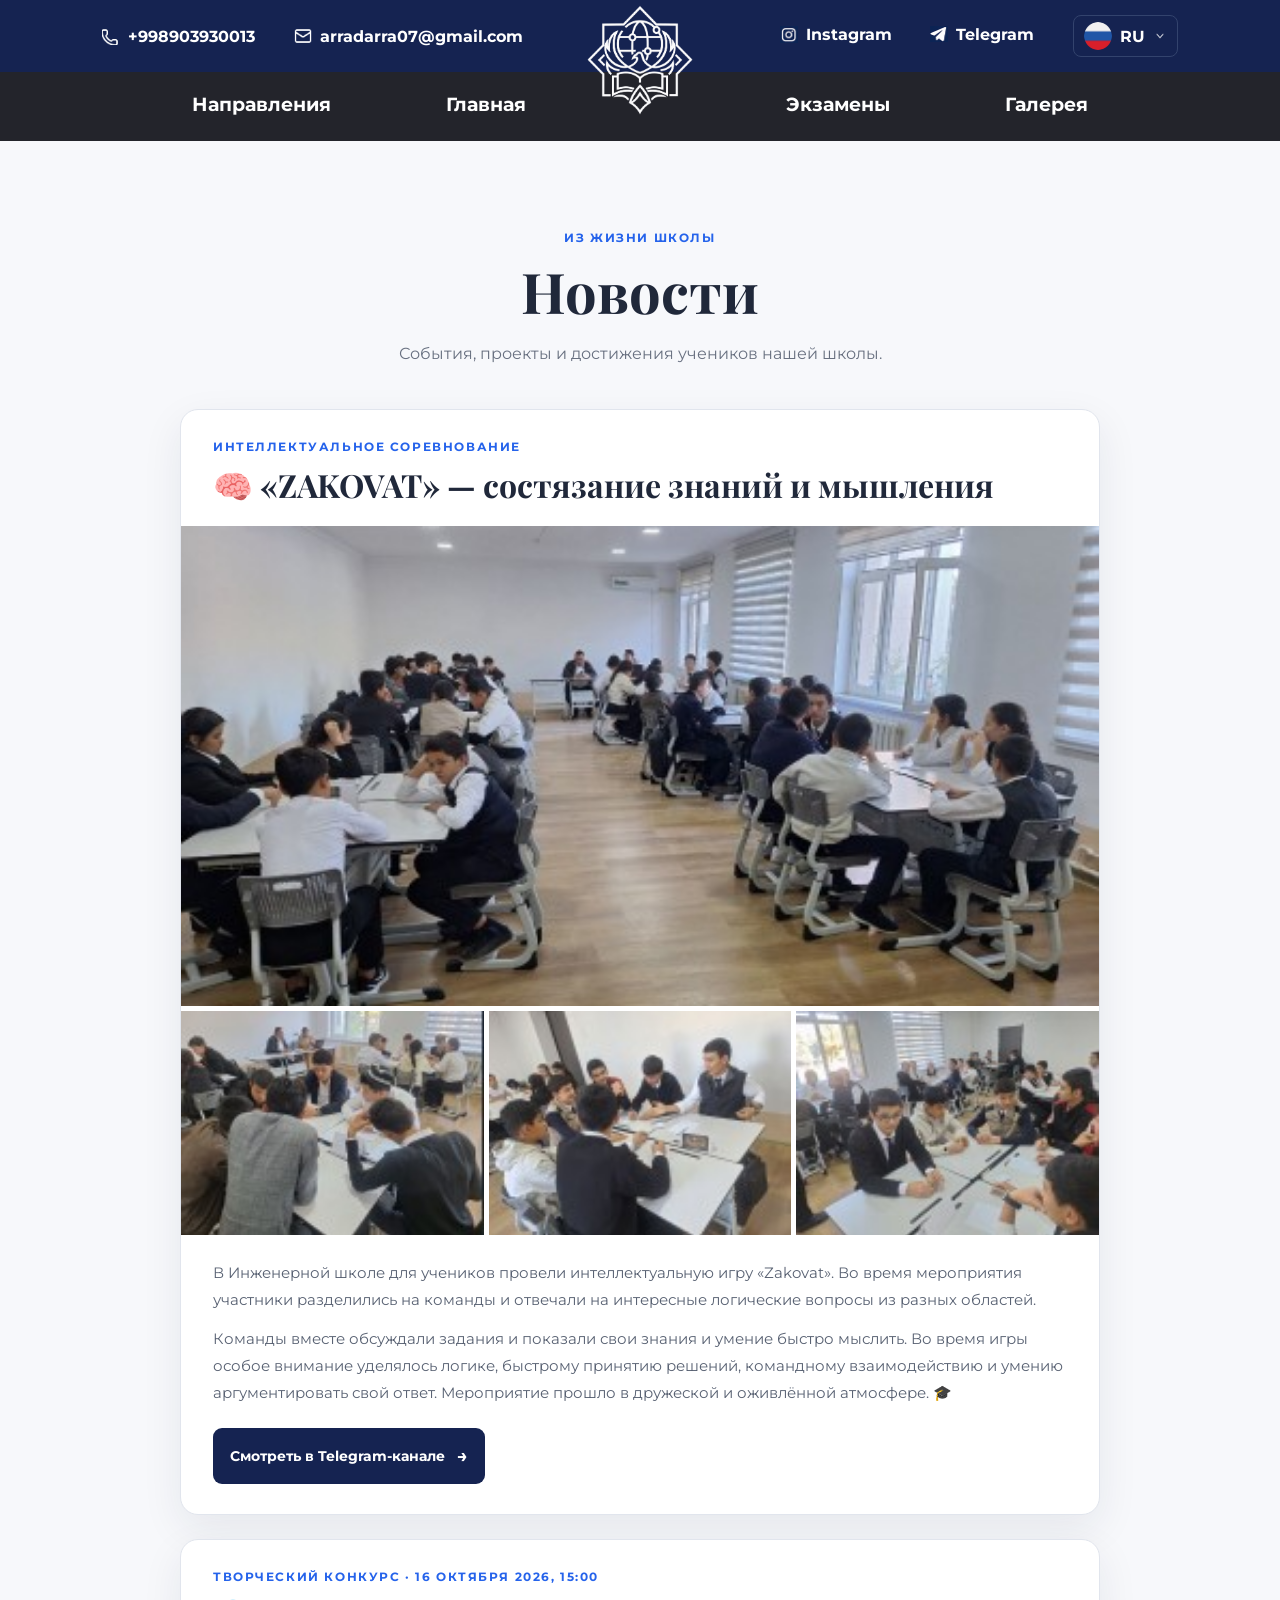
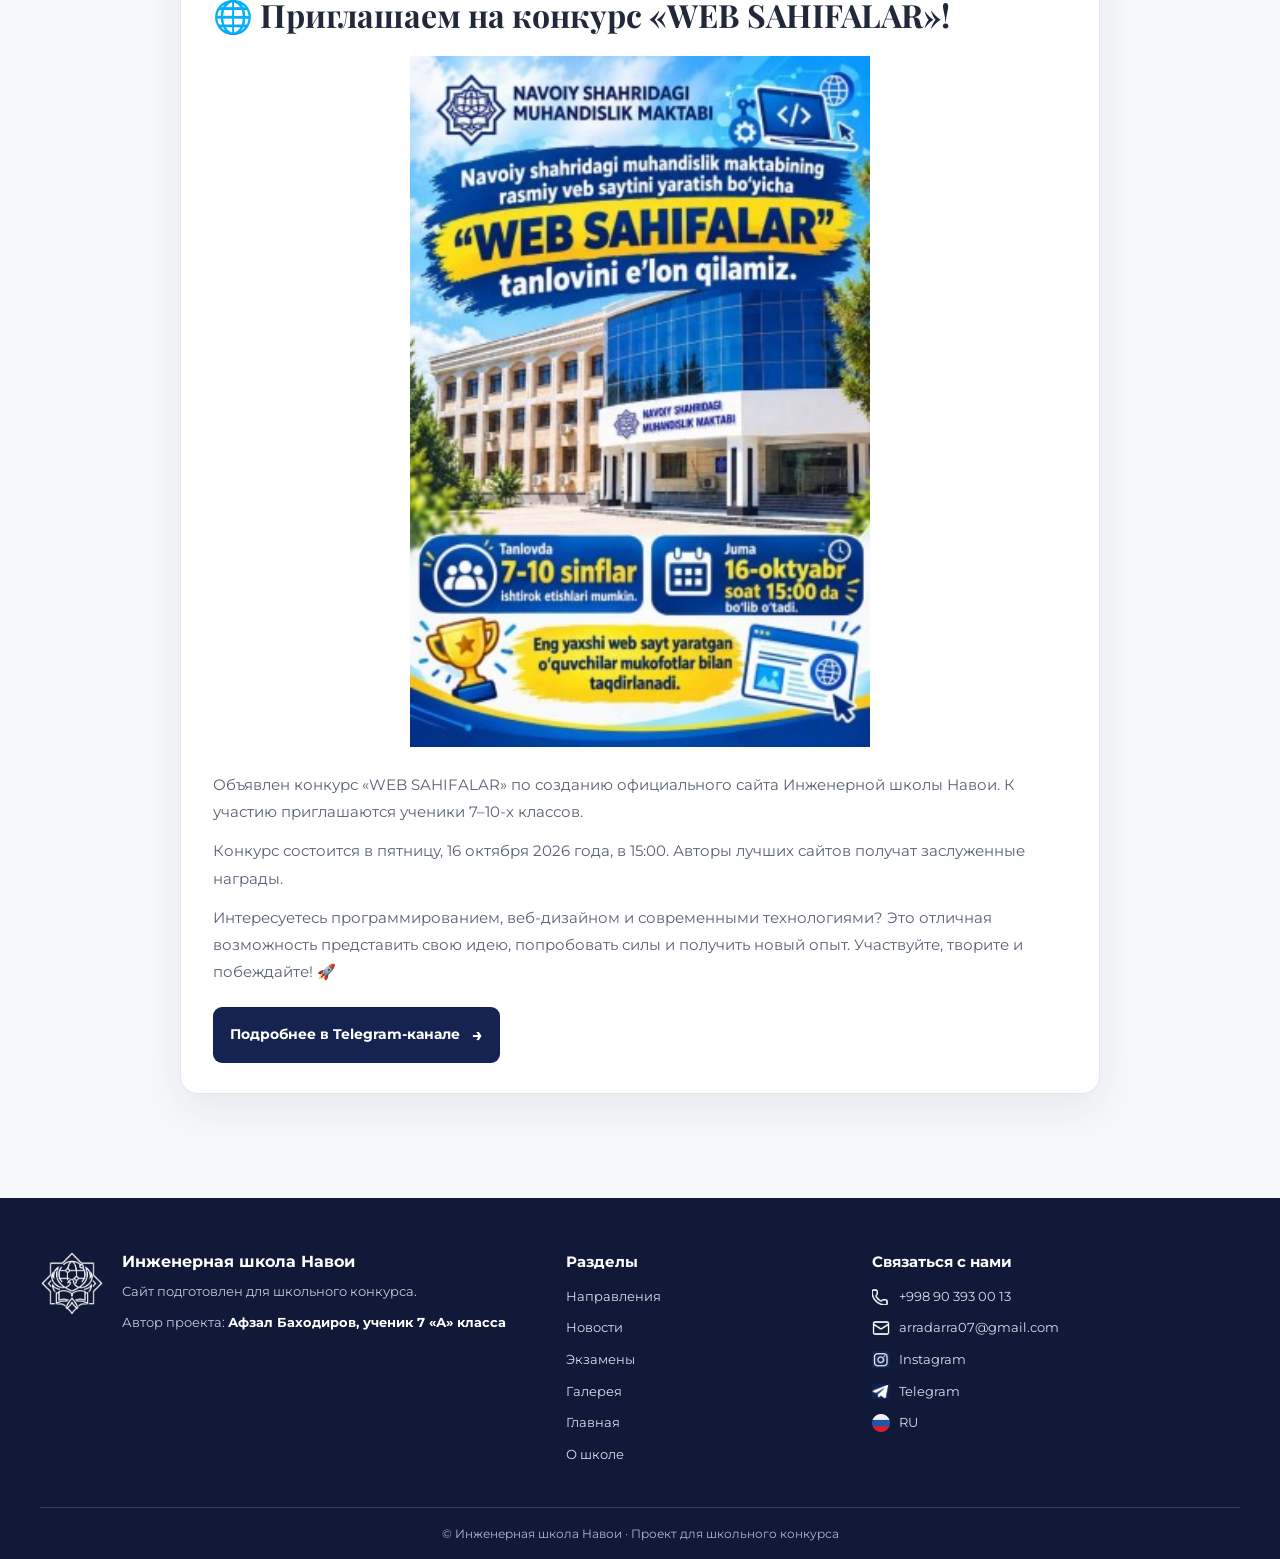
<file: RUS/pages/news.html>
<!doctype html>
<html lang="ru">
<head>
    <meta charset="utf-8">
    <meta name="viewport" content="width=device-width, initial-scale=1">
    <meta name="description" content="Новости Инженерной школы Навои.">
    <title>Новости — Инженерная школа Навои</title>
    <link rel="stylesheet" href="../../style.css">
    <link rel="preconnect" href="https://fonts.googleapis.com">
    <link rel="preconnect" href="https://fonts.gstatic.com" crossorigin>
    <link href="https://fonts.googleapis.com/css2?family=Montserrat:wght@400;500;600;700&family=Playfair+Display:wght@500;600;700&display=swap" rel="stylesheet">
</head>
<body class="gallery-document">
<header>

                <img src="../../images/school's emblem/Global Wings Knowledge Emblem.png" alt="" height="120" width="120" class="emblem">


                <div class="top_header">

                    <ul class="top_header_left">
                        <li class="number"><img class="header_icon" src="../../images/icons/phone.png" alt="">+998903930013</li>
                        <li class="gmail"><img class="header_icon" src="../../images/icons/gmail.png" alt="">arradarra07@gmail.com</li>
                    </ul>

                    <ul class="top_header_right">
                        <li><a class="instagram" href="https://www.instagram.com/navoiy_muhandislik_maktabi?psln=bW1hM2s2ZDJvanhv"><img class="header_icon" src="../../images/icons/instagram.png" alt="">Instagram</a></li>
                        <li><a class="telegram" href="https://t.me/Maqsaddan_Yuksak_natijagacha"><img class="header_icon" src="../../images/icons/telegram.png" alt="">Telegram</a></li>
                        <li class="language-selector">
                            <details class="lang" data-current-language="ru">
                                <summary class="lang_button">
                                    <img class="language-current-flag language-current-flag--uzb" src="../../images/icons/uzb-flag.png" alt="">
                                    <img class="language-current-flag language-current-flag--ru" src="../../images/icons/rus-flagpng.png" alt="">
                                    <img class="language-current-flag language-current-flag--en" src="../../images/icons/uk-flag.png" alt="">
                                    <span class="language-code language-code--uzb">UZ</span>
                                    <span class="language-code language-code--ru">RU</span>
                                    <span class="language-code language-code--en">EN</span>
                                    <img class="lang_arrow" src="../../images/icons/down.png" alt="">
                                </summary>
                                <ul class="language-menu">
                                    <li><a class="language-option" href="../../news.html"><span>UZ</span><img src="../../images/icons/uzb-flag.png" alt=""></a></li>
                                    <li><a class="language-option is-current" href="news.html" aria-current="page"><span>RU</span><img src="../../images/icons/rus-flagpng.png" alt=""></a></li>
                                    <li><a class="language-option" href="../../ENG/pages/news.html"><span>EN</span><img src="../../images/icons/uk-flag.png" alt=""></a></li>
                                </ul>
                            </details>
                        </li>
                    </ul>


                </div>

                <div class="bottom_header">
    <ul class="bottom_header_left">
<li><a href="directions.html" class="directions page">Направления</a></li>
<li><a href="../index.html" class="home page">Главная</a></li>
    </ul>
    <ul class="bottom_header_right">
<li><a href="exams.html" class="exams page">Экзамены</a></li>
<li><a href="gallery.html" class="gallery page">Галерея</a></li>
    </ul>
</div>
            </header>
<main class="news-page">
    <section class="news-page__intro">
        <p class="news-page__eyebrow">ИЗ ЖИЗНИ ШКОЛЫ</p>
        <h1>Новости</h1>
        <p>События, проекты и достижения учеников нашей школы.</p>
    </section>
    <section class="news-list" aria-label="Новости школы">
        <article class="news-card">
            <div class="news-card__heading">
                <p class="news-card__category">ИНТЕЛЛЕКТУАЛЬНОЕ СОРЕВНОВАНИЕ</p>
                <h2>🧠 «ZAKOVAT» — состязание знаний и мышления</h2>
            </div>
            <img class="news-card__cover" src="../../images/news/zakovat-main.jpg" alt="Ученики инженерной школы участвуют в командной интеллектуальной игре Zakovat" loading="lazy">
            <div class="news-card__gallery" aria-label="Моменты игры Zakovat">
                <img src="../../images/news/zakovat-team-1.jpg" alt="Команды учеников обсуждают вопросы" loading="lazy">
                <img src="../../images/news/zakovat-team-2.jpg" alt="Совместное обсуждение во время игры Zakovat" loading="lazy">
                <img src="../../images/news/zakovat-team-3.jpg" alt="Участники отвечают на логические вопросы" loading="lazy">
            </div>
            <div class="news-card__body">
                <p>В Инженерной школе для учеников провели интеллектуальную игру «Zakovat». Во время мероприятия участники разделились на команды и отвечали на интересные логические вопросы из разных областей.</p>
                <p>Команды вместе обсуждали задания и показали свои знания и умение быстро мыслить. Во время игры особое внимание уделялось логике, быстрому принятию решений, командному взаимодействию и умению аргументировать свой ответ. Мероприятие прошло в дружеской и оживлённой атмосфере. 🎓</p>
                <a class="news-card__source" href="https://t.me/Muhandislik_maktabi_Navoiy" target="_blank" rel="noopener noreferrer">Смотреть в Telegram-канале <span aria-hidden="true">→</span></a>
            </div>
        </article>
        <article class="news-card">
            <div class="news-card__heading">
                <p class="news-card__category">ТВОРЧЕСКИЙ КОНКУРС · 16 ОКТЯБРЯ 2026, 15:00</p>
                <h2>🌐 Приглашаем на конкурс «WEB SAHIFALAR»!</h2>
            </div>
            <img class="news-card__cover news-card__cover--poster" src="../../images/news/web-contest-poster.jpg" alt="Афиша конкурса WEB SAHIFALAR для учеников 7–10-х классов. Конкурс состоится в пятницу, 16 октября, в 15:00." loading="lazy">
            <div class="news-card__body">
                <p>Объявлен конкурс «WEB SAHIFALAR» по созданию официального сайта Инженерной школы Навои. К участию приглашаются ученики 7–10-х классов.</p>
                <p>Конкурс состоится в пятницу, 16 октября 2026 года, в 15:00. Авторы лучших сайтов получат заслуженные награды.</p>
                <p>Интересуетесь программированием, веб-дизайном и современными технологиями? Это отличная возможность представить свою идею, попробовать силы и получить новый опыт. Участвуйте, творите и побеждайте! 🚀</p>
                <a class="news-card__source" href="https://t.me/Muhandislik_maktabi_Navoiy" target="_blank" rel="noopener noreferrer">Подробнее в Telegram-канале <span aria-hidden="true">→</span></a>
            </div>
        </article>
    </section>
</main>
<footer class="site_footer">
            <div class="site_footer__content">
                <div class="site_footer__brand">
                    <img src="../../images/school's emblem/Global Wings Knowledge Emblem.png" alt="Эмблема Инженерной школы Навои" class="site_footer__emblem">
                    <div>
                        <h2>Инженерная школа Навои</h2>
                        <p>Сайт подготовлен для школьного конкурса.</p>
                        <p class="site_footer__author">Автор проекта: <strong>Афзал Баходиров, ученик 7 «А» класса</strong></p>
                    </div>
                </div>

                <nav class="site_footer__nav" aria-label="Навигация внизу страницы">
                    <h3>Разделы</h3>
                    <a href="directions.html">Направления</a>
                    <a href="news.html">Новости</a>
                    <a href="exams.html">Экзамены</a>
                    <a href="gallery.html">Галерея</a>
                    <a href="../index.html">Главная</a>
                    <a href="../index.html#about">О школе</a>
                </nav>

                <div class="site_footer__contact">
                    <h3>Связаться с нами</h3>
                    <a href="tel:+998903930013"><img src="../../images/icons/phone.png" alt="">+998 90 393 00 13</a>
                    <a href="mailto:arradarra07@gmail.com"><img src="../../images/icons/gmail.png" alt="">arradarra07@gmail.com</a>
                    <a href="https://www.instagram.com/navoiy_muhandislik_maktabi?psln=bW1hM2s2ZDJvanhv"><img src="../../images/icons/instagram.png" alt="">Instagram</a>
                    <a href="https://t.me/Maqsaddan_Yuksak_natijagacha"><img src="../../images/icons/telegram.png" alt="">Telegram</a>
                    <span class="site_footer__language"><img src="../../images/icons/rus-flagpng.png" alt="">RU</span>
                </div>
            </div>
            <div class="site_footer__bottom">© Инженерная школа Навои · Проект для школьного конкурса</div>
        </footer>
</body>
</html>
</file>
<file: style.css>
/* Base styles */
* {
    box-sizing: border-box;
    margin: 0;
    padding: 0;
}

html {
    scroll-behavior: smooth;
}

body {
    color: #23242b;
    font-family: "Montserrat", sans-serif;
}

a {
    color: #fff;
    text-decoration: none;
}

ul {
    list-style: none;
}

/* Header */
header {
    position: relative;
}

.top_header,
.bottom_header {
    display: flex;
    justify-content: space-between;
    font-weight: 700;
}

.top_header {
    align-items: center;
    padding: 15px 8%;
    background-color: #152351;
    color: #fff;
}

.bottom_header {
    padding: 20px 15% 25px;
    background-color: #23242b;
    font-size: 1.2rem;
}

.top_header_left,
.top_header_right {
    display: flex;
    align-items: center;
    gap: clamp(16px, 3vw, 40px);
}

.bottom_header_left,
.bottom_header_right {
    display: flex;
    gap: 115px;
}

.emblem {
    position: absolute;
    z-index: 1;
    top: 5px;
    left: 50%;
    width: 110px;
    height: 110px;
    padding: 0;
    transform: translateX(-50%);
}

.number,
.gmail,
.top_header_right a,
.lang_button {
    display: inline-flex;
    align-items: center;
    gap: 8px;
    white-space: nowrap;
}

.header_icon {
    display: block;
    width: 18px;
    height: 18px;
    object-fit: contain;
}

.lang_arrow {
    display: block;
    width: 18px;
    height: 18px;
    object-fit: contain;
}

.lang_button {
    padding: 6px 10px;
    border: 1px solid #33436d;
    border-radius: 8px;
    background-color: #152351;
    color: #fff;
    font: inherit;
    cursor: pointer;
    list-style: none;
}

.lang_button::-webkit-details-marker {
    display: none;
}

.lang_button:hover {
    background-color: #1c2d59;
}

.top_header_right > li {
    flex: 0 0 auto;
}

.language-selector,
.lang {
    position: relative;
}

.language-current-flag,
.language-option img {
    display: block;
    width: 28px;
    height: 28px;
    border-radius: 50%;
    object-fit: cover;
}

.language-current-flag,
.language-code {
    display: none;
}

.lang[data-current-language="uzb"] .language-current-flag--uzb,
.lang[data-current-language="ru"] .language-current-flag--ru,
.lang[data-current-language="en"] .language-current-flag--en {
    display: block;
}

.lang[data-current-language="uzb"] .language-code--uzb,
.lang[data-current-language="ru"] .language-code--ru,
.lang[data-current-language="en"] .language-code--en {
    display: inline;
}

.lang_arrow {
    width: 14px;
    height: 14px;
    transition: transform 160ms ease;
}

.lang[open] .lang_arrow {
    transform: rotate(180deg);
}

.language-menu {
    display: none;
}

.lang[open] > .language-menu {
    display: grid;
}

.language-menu {
    position: absolute;
    z-index: 20;
    top: calc(100% + 8px);
    right: 0;
    display: grid;
    gap: 2px;
    min-width: 104px;
    padding: 7px;
    border: 1px solid rgb(255 255 255 / 10%);
    border-radius: 12px;
    background: #101a38;
    box-shadow: 0 12px 28px rgb(0 0 0 / 28%);
}

.language-menu li {
    position: relative;
    display: block;
}

.language-option {
    display: flex;
    width: 100%;
    align-items: center;
    justify-content: space-between;
    gap: 16px;
    padding: 8px 7px;
    border: 0;
    border-radius: 7px;
    background: transparent;
    color: #eef2ff;
    font: inherit;
    font-size: 0.82rem;
    cursor: pointer;
    text-decoration: none;
}

.language-option.is-current {
    background: #1c2d59;
    color: #fff;
    font-weight: 700;
    box-shadow: inset 0 0 0 1px #38518b;
}

.language-option:focus-visible {
    outline: 2px solid #7da5ff;
    outline-offset: 2px;
}

/* Main content */
.body {
    position: relative;
    isolation: isolate;
    min-height: 100vh;
    padding: 1px 24px 80px;
    background:
        linear-gradient(90deg, rgb(10 16 34 / 72%) 0%, rgb(10 16 34 / 48%) 48%, rgb(10 16 34 / 24%) 100%),
        linear-gradient(0deg, rgb(10 16 34 / 28%), transparent 38%),
        url("images/school-hero.png") center 48% / cover no-repeat;
    color: #fff;
}

.h1 {
    max-width: 1100px;
    margin-inline: auto;
    padding: 130px 24px 0;
    font-family: "Playfair Display", serif;
    font-size: clamp(2.5rem, 5vw, 4rem);
    line-height: 1.1;
    text-align: center;
}

.desc {
    max-width: 850px;
    margin: 0 auto;
    padding: 16px 24px 0;
    font-family: "Playfair Display", serif;
    font-size: 0.8125rem;
    font-weight: 200;
    color: #f0f3fa;
    opacity: 0.88;
    text-align: center;
}

.main__buttons {
    display: flex;
    align-items: center;
    justify-content: center;
    gap: 24px;
    margin-top: 30px;
}

.ariza__text,
.malumot__text {
    display: inline-block;
    padding: 15px 30px;
    border-radius: 8px;
    color: #fff;
    white-space: nowrap;
}

.ariza__text {
    background-color: #2563eb;
}

.ariza__text:hover {
    background-color: #1d4ed8;
}

.malumot__text {
    background-color: #23242b;
}

/* About the school */
.about {
    padding: 88px 24px 96px;
    background-color: #f4f5f7;
}

.about__content {
    max-width: 1100px;
    margin-inline: auto;
}

.about__eyebrow {
    color: #2563eb;
    font-size: 0.8rem;
    font-weight: 700;
    letter-spacing: 0.12em;
    text-align: center;
    text-transform: uppercase;
}

.about__title {
    margin-top: 12px;
    color: #23242b;
    font-family: "Playfair Display", serif;
    font-size: clamp(2rem, 4vw, 3rem);
    text-align: center;
}

.about__intro {
    max-width: 760px;
    margin: 18px auto 0;
    color: #626773;
    font-size: 1rem;
    line-height: 1.8;
    text-align: center;
}

.about__stats {
    display: grid;
    grid-template-columns: repeat(3, minmax(0, 1fr));
    gap: 16px;
    max-width: 900px;
    margin: 38px auto 0;
}

.about__stat {
    display: flex;
    flex-direction: column;
    align-items: center;
    gap: 8px;
    padding: 20px 14px;
    border-radius: 12px;
    background-color: #e9edf5;
    text-align: center;
}

.about__stat strong {
    color: #152351;
    font-family: "Playfair Display", serif;
    font-size: 2rem;
}

.about__stat span {
    color: #626773;
    font-size: 0.85rem;
    line-height: 1.5;
}

.about__schedule {
    display: grid;
    grid-template-columns: 0.9fr 1.1fr;
    gap: 28px;
    margin-top: 24px;
    padding: 32px;
    border-radius: 16px;
    background-color: #152351;
}

.about__schedule-heading h3 {
    margin-top: 12px;
    color: #fff;
    font-family: "Playfair Display", serif;
    font-size: 1.6rem;
}

.about__schedule-heading > p:last-child {
    margin-top: 12px;
    color: #d0d7e8;
    font-size: 0.9rem;
    line-height: 1.7;
}

.about__schedule-details {
    display: grid;
    grid-template-columns: repeat(2, minmax(0, 1fr));
    gap: 12px;
}

.about__schedule-item {
    display: flex;
    flex-direction: column;
    gap: 8px;
    padding: 18px;
    border: 1px solid rgb(255 255 255 / 14%);
    border-radius: 12px;
    color: #fff;
}

.about__schedule-item strong {
    font-size: 0.95rem;
}

.about__schedule-item span {
    color: #d0d7e8;
    font-size: 0.82rem;
    line-height: 1.6;
}

.about__schedule-item--stem {
    grid-column: 1 / -1;
}

.about__path {
    display: grid;
    grid-template-columns: 0.8fr 1.2fr;
    gap: 40px;
    align-items: start;
    margin-top: 72px;
}

.about__path-heading h3 {
    margin-top: 12px;
    color: #23242b;
    font-family: "Playfair Display", serif;
    font-size: 2rem;
}

.about__path-heading > p:last-child {
    margin-top: 14px;
    color: #626773;
    font-size: 0.92rem;
    line-height: 1.8;
}

.about__path-steps {
    display: grid;
    gap: 16px;
}

.about__path-step {
    padding: 24px 26px;
    border: 1px solid #e1e5ed;
    border-radius: 14px;
    background-color: #fff;
}

.about__path-years {
    color: #2563eb;
    font-size: 0.8rem;
    font-weight: 700;
    letter-spacing: 0.04em;
    text-transform: uppercase;
}

.about__path-step h4 {
    margin-top: 10px;
    color: #23242b;
    font-size: 1.05rem;
}

.about__path-step p {
    margin-top: 8px;
    color: #626773;
    font-size: 0.88rem;
    line-height: 1.75;
}

.about__features {
    display: grid;
    grid-template-columns: repeat(3, minmax(0, 1fr));
    gap: 20px;
    margin-top: 42px;
}

.about__feature {
    padding: 28px;
    border: 1px solid #e4e7ed;
    border-radius: 14px;
    background-color: #fff;
}

.about__number {
    color: #2563eb;
    font-size: 0.8rem;
    font-weight: 700;
}

.about__feature h3 {
    margin-top: 16px;
    color: #23242b;
    font-size: 1.1rem;
}

.about__feature p {
    margin-top: 10px;
    color: #626773;
    font-size: 0.9rem;
    line-height: 1.7;
}

.about__outcome {
    margin-top: 22px;
    padding: 28px 32px;
    border-left: 4px solid #2563eb;
    border-radius: 0 12px 12px 0;
    background-color: #e9edf5;
}

.about__outcome h3 {
    color: #23242b;
    font-size: 1.1rem;
}

.about__outcome p {
    margin-top: 10px;
    color: #626773;
    font-size: 0.9rem;
    line-height: 1.75;
}

.about__teacher-selection {
    margin-top: 22px;
    padding: 30px 32px;
    border: 1px solid #dce4f4;
    border-radius: 14px;
    background-color: #fff;
}

.about__teacher-selection h3 {
    margin-top: 9px;
    color: #23242b;
    font-family: "Playfair Display", serif;
    font-size: 1.45rem;
}

.about__teacher-selection p:last-child {
    max-width: 760px;
    margin-top: 10px;
    color: #626773;
    font-size: 0.9rem;
    line-height: 1.75;
}

.about__teacher-inline-link {
    padding: 0 3px;
    border-radius: 3px;
    background-color: #ffeb70;
    color: #23242b;
    font-weight: 700;
    text-decoration: underline;
    text-decoration-thickness: 1px;
    text-underline-offset: 2px;
}

.about__teacher-inline-link:hover {
    background-color: #ffdc35;
}

/* Footer */
.site_footer {
    padding: 54px 24px 0;
    background-color: #101a38;
    color: #fff;
}

.site_footer__content {
    display: grid;
    grid-template-columns: 1.3fr 0.7fr 1fr;
    gap: 48px;
    max-width: 1200px;
    margin: 0 auto;
    padding-bottom: 42px;
}

.site_footer__brand {
    display: flex;
    align-items: flex-start;
    gap: 18px;
}

.site_footer__emblem {
    flex: 0 0 auto;
    width: 64px;
    height: 64px;
    object-fit: contain;
}

.site_footer h2 {
    font-size: 1rem;
}

.site_footer h3 {
    margin-bottom: 18px;
    font-size: 0.95rem;
}

.site_footer__brand p {
    margin-top: 10px;
    color: #c2c9d9;
    font-size: 0.82rem;
    line-height: 1.6;
}

.site_footer__author strong {
    color: #fff;
}

.site_footer__nav,
.site_footer__contact {
    display: flex;
    flex-direction: column;
    align-items: flex-start;
    gap: 12px;
}

.site_footer__nav h3,
.site_footer__contact h3 {
    margin-bottom: 4px;
}

.site_footer__nav a,
.site_footer__contact a,
.site_footer__language {
    display: inline-flex;
    align-items: center;
    gap: 9px;
    color: #d8deeb;
    font-size: 0.82rem;
    line-height: 1.5;
}

.site_footer__nav a:hover,
.site_footer__contact a:hover {
    color: #fff;
}

.site_footer__contact img {
    width: 18px;
    height: 18px;
    object-fit: contain;
}

.site_footer__bottom {
    max-width: 1200px;
    margin: 0 auto;
    padding: 18px 0;
    border-top: 1px solid rgb(255 255 255 / 16%);
    color: #aeb8cd;
    font-size: 0.75rem;
    text-align: center;
}

@media (max-width: 1000px) {
    .top_header {
        padding-inline: 2%;
    }

    .top_header_left,
    .top_header_right {
        gap: clamp(8px, 1vw, 16px);
    }

    .bottom_header {
        padding-inline: 10%;
    }

    .bottom_header_left,
    .bottom_header_right {
        gap: clamp(24px, 7vw, 60px);
    }
}

/* Small screens */
@media (max-width: 760px) {
    header {
        display: grid;
        grid-template-areas:
            "top"
            "logo"
            "nav";
        background-color: #152351;
    }

    .top_header {
        grid-area: top;
        flex-wrap: wrap;
        justify-content: center;
        gap: 16px;
        padding: 12px 5%;
    }

    .top_header_left,
    .top_header_right,
    .bottom_header_left,
    .bottom_header_right {
        gap: 16px;
    }

    .top_header_left,
    .top_header_right {
        flex-wrap: wrap;
        justify-content: center;
    }

    .bottom_header {
        grid-area: nav;
        flex-wrap: wrap;
        justify-content: center;
        gap: 14px 24px;
        padding-inline: 5%;
        font-size: 0.9rem;
    }

    .emblem {
        position: static;
        grid-area: logo;
        width: 64px;
        height: 64px;
        margin: 8px auto;
        transform: none;
    }

    .bottom_header_left,
    .bottom_header_right {
        gap: clamp(16px, 5vw, 28px);
    }

    .main__buttons {
        flex-wrap: wrap;
        gap: 14px;
        padding-inline: 16px;
    }

    .about {
        padding-block: 64px;
    }

    .about__features {
        grid-template-columns: 1fr;
        gap: 14px;
        margin-top: 30px;
    }

    .about__stats {
        gap: 10px;
        margin-top: 28px;
    }

    .about__stat {
        padding: 16px 10px;
    }

    .about__stat strong {
        font-size: 1.6rem;
    }

    .about__stat span {
        font-size: 0.75rem;
    }

    .about__schedule {
        grid-template-columns: 1fr;
        gap: 20px;
        padding: 22px;
    }

    .about__path {
        grid-template-columns: 1fr;
        gap: 22px;
        margin-top: 54px;
    }

    .about__outcome {
        padding: 22px;
    }

    .about__teacher-selection {
        padding: 22px;
    }

    .site_footer__content {
        grid-template-columns: repeat(2, minmax(0, 1fr));
        gap: 34px 24px;
    }

    .site_footer__brand {
        grid-column: 1 / -1;
    }
}

@media (max-width: 520px) {
    .about__stats {
        grid-template-columns: 1fr;
    }

    .site_footer__content {
        grid-template-columns: 1fr;
        gap: 30px;
    }

    .site_footer__brand {
        grid-column: auto;
    }
}

/* Entrance exam information pages */
.exam-page {
    min-height: 100vh;
    padding: clamp(54px, 7vw, 88px) 24px 104px;
    background: #f7f8fb;
}

.exam-page__intro,
.exam-section,
.exam-facts {
    max-width: 1120px;
    margin-inline: auto;
}

.exam-page__intro {
    max-width: 800px;
    margin-bottom: 38px;
    text-align: center;
}

.exam-page__eyebrow {
    color: #2563eb;
    font-size: 0.76rem;
    font-weight: 700;
    letter-spacing: 0.13em;
    line-height: 1.5;
}

.exam-page__intro h1 {
    margin-top: 12px;
    color: #20283a;
    font-family: "Playfair Display", serif;
    font-size: clamp(2.15rem, 4.8vw, 3.5rem);
    line-height: 1.15;
}

.exam-page__intro > p:last-child {
    margin: 18px auto 0;
    color: #687080;
    font-size: 1rem;
    line-height: 1.8;
}

.exam-facts {
    display: grid;
    grid-template-columns: repeat(4, minmax(0, 1fr));
    gap: 14px;
    margin-bottom: 68px;
}

.exam-fact {
    display: flex;
    min-height: 128px;
    flex-direction: column;
    align-items: center;
    justify-content: center;
    gap: 9px;
    padding: 20px 14px;
    border: 1px solid #e1e5ed;
    border-radius: 14px;
    background: #fff;
    text-align: center;
}

.exam-fact strong {
    color: #152351;
    font-family: "Playfair Display", serif;
    font-size: clamp(1.35rem, 2.5vw, 1.8rem);
    line-height: 1.2;
}

.exam-fact span {
    color: #687080;
    font-size: 0.82rem;
    line-height: 1.5;
}

.exam-section {
    display: grid;
    grid-template-columns: 0.78fr 1.22fr;
    gap: clamp(26px, 5vw, 64px);
    align-items: start;
    margin-top: 24px;
    padding: clamp(26px, 4vw, 42px);
    border: 1px solid #e1e5ed;
    border-radius: 18px;
    background: #fff;
}

.exam-section__heading h2 {
    margin-top: 10px;
    color: #20283a;
    font-family: "Playfair Display", serif;
    font-size: clamp(1.55rem, 3vw, 2.1rem);
    line-height: 1.25;
}

.exam-section__heading > p:last-child:not(.exam-page__eyebrow) {
    margin-top: 12px;
    color: #687080;
    font-size: 0.9rem;
    line-height: 1.7;
}

.exam-section__text {
    color: #626b7b;
    font-size: 0.92rem;
    line-height: 1.85;
}

.exam-section__text p + p {
    margin-top: 14px;
}

.exam-section--highlight {
    grid-template-columns: 0.78fr 1.22fr;
    background: #101a38;
    border-color: #101a38;
}

.exam-section--highlight .exam-section__heading h2 {
    color: #fff;
}

.exam-section--highlight .exam-section__heading > p:last-child:not(.exam-page__eyebrow) {
    color: #c4cde0;
}

.exam-subjects {
    display: grid;
    grid-template-columns: repeat(2, minmax(0, 1fr));
    gap: 14px;
}

.exam-subject {
    min-height: 200px;
    padding: 22px;
    border: 1px solid rgb(255 255 255 / 14%);
    border-radius: 14px;
    background: rgb(255 255 255 / 5%);
    color: #d4daea;
}

.exam-subject__number {
    color: #78a8ff;
    font-size: 0.76rem;
    font-weight: 700;
}

.exam-subject h3 {
    margin-top: 13px;
    color: #fff;
    font-size: 1.05rem;
}

.exam-subject strong {
    display: block;
    margin-top: 8px;
    color: #8eb5ff;
    font-size: 0.95rem;
}

.exam-subject p {
    margin-top: 11px;
    font-size: 0.82rem;
    line-height: 1.7;
}

.exam-total {
    display: flex;
    grid-column: 2;
    flex-wrap: wrap;
    justify-content: space-between;
    gap: 8px 18px;
    padding: 16px 18px;
    border-radius: 10px;
    background: rgb(255 255 255 / 9%);
    color: #fff;
    font-size: 0.86rem;
}

.exam-total span {
    color: #c4cde0;
}

.exam-section--results {
    margin-bottom: 24px;
}

.exam-links {
    display: grid;
    gap: 10px;
    margin-top: 22px;
}

.exam-links a {
    display: flex;
    align-items: center;
    justify-content: space-between;
    gap: 16px;
    padding: 13px 16px;
    border: 1px solid #d7e1f3;
    border-radius: 9px;
    background: #f4f7fc;
    color: #1746a2;
    font-size: 0.86rem;
    font-weight: 700;
    line-height: 1.5;
    transition: background-color 160ms ease, border-color 160ms ease;
}

.exam-links a:hover {
    border-color: #a9c2f3;
    background: #eaf0fb;
}

.exam-links a span {
    flex: 0 0 auto;
    font-size: 1.2rem;
}

@media (max-width: 850px) {
    .exam-facts {
        grid-template-columns: repeat(2, minmax(0, 1fr));
    }

    .exam-section,
    .exam-section--highlight {
        grid-template-columns: 1fr;
    }

    .exam-total {
        grid-column: 1;
    }
}

@media (max-width: 600px) {
    .exam-page {
        padding: 48px 16px 72px;
    }

    .exam-page__intro {
        margin-bottom: 28px;
    }

    .exam-page__intro > p:last-child {
        font-size: 0.92rem;
    }

    .exam-facts {
        gap: 10px;
        margin-bottom: 42px;
    }

    .exam-fact {
        min-height: 110px;
        padding: 16px 10px;
    }

    .exam-section {
        gap: 20px;
        margin-top: 16px;
        padding: 22px 18px;
    }

    .exam-section__text {
        font-size: 0.88rem;
    }

    .exam-subjects {
        grid-template-columns: 1fr;
    }

    .exam-subject {
        min-height: 0;
    }

    .exam-total {
        flex-direction: column;
    }
}

/* School news */
.news-page {
    min-height: 76vh;
    padding: clamp(54px, 7vw, 88px) 24px 104px;
    background: #f7f8fb;
}

.news-page__intro {
    max-width: 780px;
    margin: 0 auto 42px;
    text-align: center;
}

.news-page__eyebrow,
.news-card__category {
    color: #2563eb;
    font-size: 0.76rem;
    font-weight: 700;
    letter-spacing: 0.13em;
    line-height: 1.5;
}

.news-page__intro h1 {
    margin-top: 12px;
    color: #20283a;
    font-family: "Playfair Display", serif;
    font-size: clamp(2.2rem, 5vw, 3.5rem);
    line-height: 1.15;
}

.news-page__intro > p:last-child {
    margin: 16px auto 0;
    color: #687080;
    font-size: 1rem;
    line-height: 1.7;
}

.news-list {
    max-width: 920px;
    margin: 0 auto;
}

.news-card {
    overflow: hidden;
    border: 1px solid #e1e5ed;
    border-radius: 18px;
    background: #fff;
    box-shadow: 0 14px 40px rgb(25 38 65 / 8%);
}

.news-card + .news-card {
    margin-top: 24px;
}

.news-card__heading {
    padding: 28px 32px 20px;
}

.news-card__heading h2 {
    margin-top: 8px;
    color: #20283a;
    font-family: "Playfair Display", serif;
    font-size: clamp(1.45rem, 3vw, 2rem);
    line-height: 1.3;
}

.news-card__cover {
    display: block;
    width: 100%;
    max-height: 480px;
    object-fit: cover;
    object-position: center 48%;
}

.news-card__cover--poster {
    width: min(100%, 460px);
    max-height: none;
    margin-inline: auto;
    object-fit: contain;
    background: #eaf1fb;
}

.news-card__gallery {
    display: grid;
    grid-template-columns: repeat(3, minmax(0, 1fr));
    gap: 5px;
    margin-top: 5px;
}

.news-card__gallery img {
    display: block;
    width: 100%;
    aspect-ratio: 1.35;
    object-fit: cover;
}

.news-card__body {
    padding: 24px 32px 30px;
    color: #596273;
    font-size: 0.94rem;
    line-height: 1.8;
}

.news-card__body p + p {
    margin-top: 12px;
}

.news-card__source {
    display: inline-flex;
    align-items: center;
    gap: 12px;
    margin-top: 22px;
    padding: 12px 17px;
    border-radius: 9px;
    background: #152351;
    color: #fff;
    font-size: 0.87rem;
    font-weight: 700;
    transition: background-color 160ms ease;
}

.news-card__source:hover {
    background: #21408a;
}

.news-card__source span {
    font-size: 1.1rem;
}

/* Study areas page */
.directions-page {
    padding: clamp(52px, 7vw, 88px) 24px 96px;
    background: #f7f8fb;
}

.directions-intro,
.directions-section,
.directions-process,
.directions-highlight,
.directions-outro {
    max-width: 1120px;
    margin-inline: auto;
}

.directions-intro {
    max-width: 810px;
    margin-bottom: 40px;
    text-align: center;
}

.directions-eyebrow {
    color: #2563eb;
    font-size: 0.76rem;
    font-weight: 700;
    letter-spacing: 0.13em;
    line-height: 1.55;
}

.directions-intro h1 {
    margin-top: 12px;
    color: #20283a;
    font-family: "Playfair Display", serif;
    font-size: clamp(2.15rem, 4.8vw, 3.35rem);
    line-height: 1.16;
}

.directions-intro > p:last-child {
    margin: 18px auto 0;
    color: #687080;
    font-size: 1rem;
    line-height: 1.8;
}

.directions-highlight {
    display: grid;
    grid-template-columns: 76px 1fr;
    gap: 24px;
    align-items: start;
    margin-bottom: 78px;
    padding: clamp(24px, 4vw, 38px);
    border-radius: 18px;
    background: #101a38;
    color: #d7deee;
}

.directions-highlight__icon {
    display: grid;
    width: 64px;
    height: 64px;
    place-items: center;
    border: 1px solid rgb(255 255 255 / 18%);
    border-radius: 16px;
    background: rgb(255 255 255 / 7%);
    font-size: 1.8rem;
}

.directions-highlight .directions-eyebrow {
    color: #8eb5ff;
}

.directions-highlight h2 {
    margin-top: 7px;
    color: #fff;
    font-family: "Playfair Display", serif;
    font-size: clamp(1.45rem, 3vw, 2.1rem);
    line-height: 1.25;
}

.directions-highlight p:last-child {
    max-width: 800px;
    margin-top: 12px;
    font-size: 0.92rem;
    line-height: 1.8;
}

.directions-section__heading {
    max-width: 720px;
    margin: 0 auto 30px;
    text-align: center;
}

.directions-section__heading h2,
.directions-process__intro h2 {
    margin-top: 10px;
    color: #20283a;
    font-family: "Playfair Display", serif;
    font-size: clamp(1.9rem, 4vw, 2.75rem);
    line-height: 1.2;
}

.directions-section__heading > p:last-child,
.directions-process__intro > p:last-child {
    margin-top: 13px;
    color: #687080;
    font-size: 0.94rem;
    line-height: 1.75;
}

.direction-cards {
    display: grid;
    grid-template-columns: repeat(2, minmax(0, 1fr));
    gap: 20px;
}

.direction-card {
    overflow: hidden;
    border: 1px solid #e1e5ed;
    border-radius: 16px;
    background: #fff;
    box-shadow: 0 10px 28px rgb(25 38 65 / 6%);
}

.direction-card > img {
    display: block;
    width: 100%;
    height: 245px;
    object-fit: cover;
}

.direction-card__content {
    padding: 24px 26px 28px;
}

.direction-card__number {
    color: #2563eb;
    font-size: 0.78rem;
    font-weight: 700;
}

.direction-card h3 {
    margin-top: 9px;
    color: #20283a;
    font-family: "Playfair Display", serif;
    font-size: 1.3rem;
    line-height: 1.3;
}

.direction-card p {
    margin-top: 11px;
    color: #687080;
    font-size: 0.88rem;
    line-height: 1.75;
}

.directions-visual-note {
    margin-top: 16px;
    color: #788091;
    font-size: 0.75rem;
    line-height: 1.6;
    text-align: right;
}

.directions-process {
    display: grid;
    grid-template-columns: 0.85fr 1.15fr;
    gap: 54px;
    align-items: start;
    margin-top: 78px;
    padding: clamp(28px, 5vw, 48px);
    border: 1px solid #e1e5ed;
    border-radius: 18px;
    background: #fff;
}

.directions-steps {
    display: grid;
    grid-template-columns: repeat(2, minmax(0, 1fr));
    gap: 14px;
    list-style: none;
}

.directions-steps li {
    display: flex;
    align-items: flex-start;
    gap: 12px;
    padding: 18px;
    border-radius: 12px;
    background: #f2f5fa;
}

.directions-steps li > span {
    display: grid;
    width: 30px;
    height: 30px;
    flex: 0 0 auto;
    place-items: center;
    border-radius: 50%;
    background: #152351;
    color: #fff;
    font-size: 0.8rem;
    font-weight: 700;
}

.directions-steps h3 {
    color: #20283a;
    font-size: 0.92rem;
}

.directions-steps p {
    margin-top: 6px;
    color: #687080;
    font-size: 0.79rem;
    line-height: 1.65;
}

.directions-outro {
    margin-top: 24px;
    padding: clamp(28px, 5vw, 46px);
    border-radius: 18px;
    background: #e9edf5;
    text-align: center;
}

.directions-outro h2 {
    color: #20283a;
    font-family: "Playfair Display", serif;
    font-size: clamp(1.6rem, 3.5vw, 2.3rem);
}

.directions-outro p {
    max-width: 760px;
    margin: 12px auto 0;
    color: #687080;
    font-size: 0.92rem;
    line-height: 1.75;
}

.directions-outro a {
    display: inline-flex;
    align-items: center;
    gap: 12px;
    margin-top: 20px;
    padding: 12px 17px;
    border-radius: 9px;
    background: #1746a2;
    color: #fff;
    font-size: 0.87rem;
    font-weight: 700;
}

.directions-outro a:hover {
    background: #123b8c;
}

.directions-outro a span {
    font-size: 1.1rem;
}

@media (max-width: 850px) {
    .directions-process {
        grid-template-columns: 1fr;
        gap: 26px;
    }
}

@media (max-width: 600px) {
    .directions-page {
        padding: 46px 16px 68px;
    }

    .directions-intro > p:last-child {
        font-size: 0.9rem;
    }

    .directions-highlight {
        grid-template-columns: 1fr;
        gap: 16px;
        margin-bottom: 54px;
        padding: 24px 20px;
    }

    .directions-section__heading {
        margin-bottom: 22px;
    }

    .direction-cards {
        grid-template-columns: 1fr;
        gap: 15px;
    }

    .direction-card > img {
        height: 220px;
    }

    .direction-card__content {
        padding: 21px;
    }

    .directions-visual-note {
        text-align: left;
    }

    .directions-process {
        gap: 22px;
        margin-top: 54px;
        padding: 24px 20px;
    }

    .directions-steps {
        grid-template-columns: 1fr;
    }
}

@media (max-width: 600px) {
    .news-page {
        padding: 48px 16px 72px;
    }

    .news-page__intro {
        margin-bottom: 28px;
    }

    .news-card__heading {
        padding: 22px 20px 16px;
    }

    .news-card__body {
        padding: 20px;
        font-size: 0.88rem;
    }
}

/* School photo gallery */
.gallery-document {
    background-color: #f7f8fb;
    color: #23242b;
}

.gallery-header {
    position: relative;
    z-index: 2;
    color: #fff;
}

.gallery-header__top {
    display: flex;
    min-height: 66px;
    align-items: center;
    gap: clamp(14px, 3vw, 44px);
    padding: 10px clamp(20px, 8vw, 140px);
    background-color: #152351;
    font-size: 0.88rem;
    font-weight: 700;
}

.gallery-header__top > a,
.gallery-header__social a {
    display: inline-flex;
    align-items: center;
    gap: 8px;
    white-space: nowrap;
}

.gallery-header__top > a img,
.gallery-header__social img {
    width: 18px;
    height: 18px;
    object-fit: contain;
}

.gallery-header__social {
    display: flex;
    align-items: center;
    gap: clamp(14px, 2vw, 28px);
    margin-left: auto;
}

.gallery-header__logo {
    position: absolute;
    z-index: 3;
    top: 8px;
    left: 50%;
    transform: translateX(-50%);
}

.gallery-header__logo img {
    display: block;
    width: 76px;
    height: 76px;
    object-fit: contain;
}

.gallery-header__nav {
    display: flex;
    min-height: 66px;
    align-items: center;
    justify-content: center;
    gap: clamp(24px, 5vw, 84px);
    padding: 16px 24px;
    background-color: #1d2022;
    font-size: 1rem;
    font-weight: 700;
}

.gallery-header__nav a,
.gallery-footer a {
    transition: color 160ms ease;
}

.gallery-header__nav a:hover,
.gallery-footer a:hover {
    color: #8eb5ff;
}

.school-gallery-page {
    min-height: 70vh;
    padding: clamp(54px, 7vw, 88px) 24px 104px;
    background: #f7f8fb;
}

.school-gallery-page__intro {
    max-width: 780px;
    margin: 0 auto 42px;
    text-align: center;
}

.school-gallery-page__eyebrow {
    color: #2563eb;
    font-size: 0.78rem;
    font-weight: 700;
    letter-spacing: 0.14em;
}

.school-gallery-page__intro h1 {
    margin-top: 12px;
    color: #20283a;
    font-family: "Playfair Display", serif;
    font-size: clamp(2.2rem, 5vw, 3.5rem);
    line-height: 1.15;
}

.school-gallery-page__intro > p:last-child {
    max-width: 620px;
    margin: 16px auto 0;
    color: #687080;
    font-size: 1rem;
    line-height: 1.7;
}

.school-gallery {
    display: grid;
    grid-template-columns: repeat(3, minmax(0, 1fr));
    grid-auto-rows: 270px;
    gap: 18px;
    max-width: 1240px;
    margin: 0 auto;
}

.school-gallery-page__note {
    max-width: 1240px;
    margin: 20px auto 0;
    color: #788091;
    font-size: 0.78rem;
    line-height: 1.6;
    text-align: right;
}

.school-gallery__item {
    position: relative;
    min-width: 0;
    overflow: hidden;
    border-radius: 14px;
    background: #dce2ec;
    box-shadow: 0 10px 28px rgb(25 38 65 / 10%);
    isolation: isolate;
}

.school-gallery__item::after {
    position: absolute;
    z-index: 1;
    background: linear-gradient(180deg, transparent 48%, rgb(10 17 34 / 76%) 100%);
    content: "";
    inset: 0;
    pointer-events: none;
}

.school-gallery__item img {
    display: block;
    width: 100%;
    height: 100%;
    object-fit: cover;
    object-position: center 42%;
    transition: transform 450ms ease;
}

.school-gallery__item:hover img {
    transform: scale(1.045);
}

.school-gallery__item figcaption {
    position: absolute;
    z-index: 2;
    right: 20px;
    bottom: 18px;
    left: 20px;
    color: #fff;
    font-size: 1rem;
    font-weight: 700;
    line-height: 1.4;
    text-shadow: 0 1px 8px rgb(0 0 0 / 28%);
}

.school-gallery__item--feature {
    grid-column: span 2;
    grid-row: span 2;
}

.school-gallery__item--feature figcaption {
    font-size: 1.25rem;
}

.gallery-footer {
    display: grid;
    grid-template-columns: 1.2fr 0.8fr 1fr;
    gap: 40px;
    padding: 48px max(24px, calc((100vw - 1200px) / 2)) 0;
    background-color: #101a38;
    color: #fff;
}

.gallery-footer__brand {
    display: flex;
    align-items: center;
    gap: 14px;
    align-self: start;
    font-weight: 700;
}

.gallery-footer__brand img {
    width: 54px;
    height: 54px;
    object-fit: contain;
}

.gallery-footer > div {
    display: flex;
    flex-direction: column;
    align-items: flex-start;
    gap: 12px;
}

.gallery-footer h2 {
    margin-bottom: 4px;
    font-size: 0.95rem;
}

.gallery-footer > div a {
    color: #d8deeb;
    font-size: 0.84rem;
}

.gallery-footer__bottom {
    grid-column: 1 / -1;
    padding: 18px 0;
    border-top: 1px solid rgb(255 255 255 / 16%);
    color: #aeb8cd;
    font-size: 0.76rem;
    text-align: center;
}

@media (max-width: 850px) {
    .gallery-header__top {
        padding-inline: 24px;
    }

    .gallery-header__logo {
        display: none;
    }

    .school-gallery {
        grid-template-columns: repeat(2, minmax(0, 1fr));
        grid-auto-rows: 250px;
    }

    .school-gallery__item--feature {
        grid-row: span 1;
    }

    .gallery-footer {
        grid-template-columns: repeat(2, minmax(0, 1fr));
        padding-inline: 24px;
    }

    .gallery-footer__brand {
        grid-column: 1 / -1;
    }
}

@media (max-width: 600px) {
    .gallery-header__top {
        flex-wrap: wrap;
        justify-content: center;
        gap: 12px 20px;
        padding-block: 14px;
        font-size: 0.74rem;
    }

    .gallery-header__social {
        margin-left: 0;
    }

    .gallery-header__nav {
        flex-wrap: wrap;
        gap: 14px 22px;
        min-height: 0;
        padding: 18px 20px;
        font-size: 0.84rem;
    }

    .school-gallery-page {
        padding: 50px 16px 72px;
    }

    .school-gallery-page__intro {
        margin-bottom: 28px;
    }

    .school-gallery-page__note {
        font-size: 0.72rem;
        text-align: left;
    }

    .school-gallery {
        grid-template-columns: 1fr;
        grid-auto-rows: 260px;
        gap: 14px;
    }

    .school-gallery__item--feature {
        grid-column: auto;
    }

    .gallery-footer {
        grid-template-columns: 1fr;
        gap: 30px;
        padding: 38px 20px 0;
    }

    .gallery-footer__brand,
    .gallery-footer__bottom {
        grid-column: auto;
    }
}

@media (max-width: 520px) {
    .top_header,
    .bottom_header {
        flex-wrap: wrap;
        justify-content: center;
    }

    .top_header_left,
    .top_header_right {
        justify-content: center;
        gap: 12px;
        font-size: 0.75rem;
    }

    .bottom_header {
        gap: 12px;
        padding-top: 16px;
    }

    .bottom_header_left,
    .bottom_header_right {
        gap: 18px;
    }

    .h1 {
        padding-top: 64px;
    }

    .ariza__text,
    .malumot__text {
        padding: 12px 18px;
        font-size: 0.9rem;
    }
}
</file>
